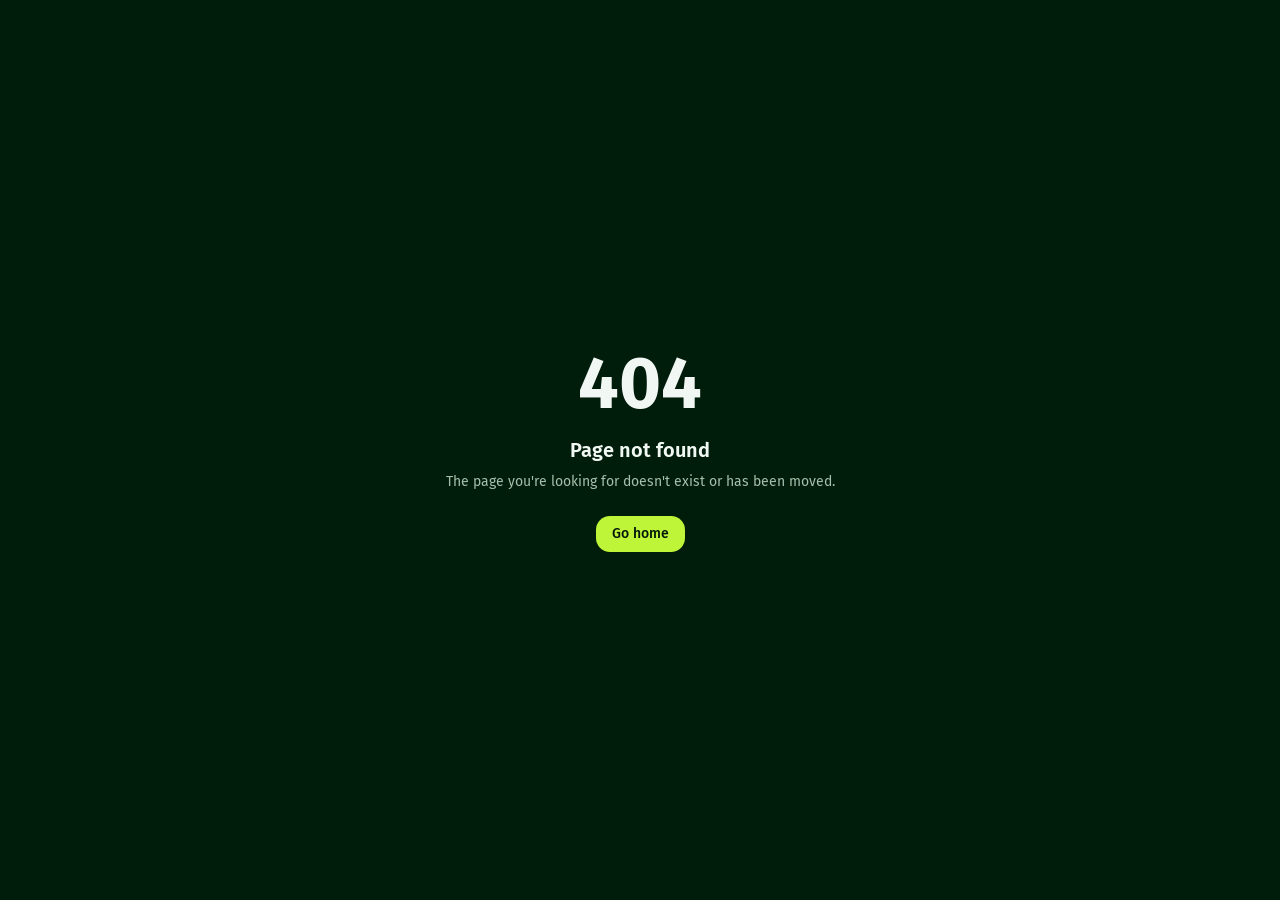
<file: index.html>
<!DOCTYPE html><html lang="en"><head><meta charSet="utf-8"/><meta name="viewport" content="width=device-width, initial-scale=1"/><link rel="preload" as="image" href="/pitch/soccer-p-icon.png"/><link rel="preload" as="image" href="/pitch/app-feed.png"/><link rel="preload" as="image" href="/pitch/app-rankings.png"/><link rel="preload" as="image" href="/pitch/app-lineup.png"/><link rel="preload" as="image" href="/pitch/app-player.png"/><link rel="stylesheet" href="/assets/styles-Crj28nYe.css" data-precedence="default"/><link rel="stylesheet" href="https://fonts.googleapis.com/css2?family=Fira+Sans+Condensed:ital,wght@1,200;1,800;1,900&amp;family=Fira+Sans:wght@400;500;700&amp;display=swap" data-precedence="default"/><title>ProRanker — Amateur football, real stats</title><meta name="description" content="ProRanker tracks every amateur footballer&#x27;s progress and stats. Like the manager games we played as kids — in real life."/><meta property="og:title" content="ProRanker — Amateur football, real stats"/><meta property="og:description" content="Player stats, rankings and healthy competition for amateur football."/><meta property="og:type" content="website"/><meta name="twitter:card" content="summary_large_image"/><link rel="modulepreload" href="/assets/index-DscxuThb.js"/><link rel="modulepreload" href="/assets/routes-S9fKz4pt.js"/><link rel="preconnect" href="https://fonts.googleapis.com"/><link rel="icon" type="image/png" href="/favicon.png"/></head><body><!--$--><div lang="el" class="min-h-screen bg-background font-sans text-foreground"><header class="fixed inset-x-0 top-0 z-20 border-b border-border bg-background/80 backdrop-blur"><div class="mx-auto flex max-w-6xl items-center justify-between px-6 py-4"><span class="flex items-center gap-3"><img src="/pitch/soccer-p-icon.png" alt="ProRanker logo" class="h-9 w-9 rounded-[10px] ring-1 ring-white/10 md:h-10 md:w-10"/><span class="font-display text-2xl italic tracking-tight"><span class="font-extralight">PRO</span><span class="font-black">RANKER</span></span></span><nav class="hidden items-center gap-6 text-sm font-bold md:flex" aria-label="Legal"><a href="/terms" class="text-muted-foreground underline-offset-4 transition hover:text-foreground hover:underline">Όροι χρήσης</a><a href="/privacy" class="text-muted-foreground underline-offset-4 transition hover:text-foreground hover:underline">Απόρρητο</a><a href="/article-14" class="text-muted-foreground underline-offset-4 transition hover:text-foreground hover:underline">Άρθρο 14</a><a href="/delete-account" class="text-muted-foreground underline-offset-4 transition hover:text-foreground hover:underline">Διαγραφή λογαριασμού</a><a href="mailto:admin@prorankerapp.com" class="text-muted-foreground underline-offset-4 transition hover:text-foreground hover:underline">Επικοινωνία</a></nav><div class="flex rounded-full border border-border p-1 text-sm font-bold"><button class="rounded-full px-3 py-1 transition bg-primary text-primary-foreground">ΕΛ</button><button class="rounded-full px-3 py-1 transition text-muted-foreground hover:text-foreground">EN</button></div></div></header><section class="pitch-lines relative flex min-h-screen items-center overflow-hidden px-6 pt-24"><video class="pointer-events-none absolute inset-0 h-full w-full object-cover opacity-30" src="/pitch/proranker_background.mp4" autoPlay="" loop="" muted="" playsInline="" aria-hidden="true"></video><div class="pointer-events-none absolute inset-0 backdrop-blur-[4px]" aria-hidden="true"></div><div class="relative mx-auto grid w-full max-w-6xl items-center gap-16 lg:grid-cols-[1.3fr_1fr]"><div><p class="mb-6 text-sm font-bold uppercase tracking-[0.25em] text-primary">Ερασιτεχνικό ποδόσφαιρο. Πραγματικά στατιστικά.</p><h1 class="font-display text-6xl font-black italic leading-[0.95] tracking-tight md:text-8xl"><span class="font-extralight">PRO</span>RANKER,<br/><span class="mt-2 inline-block -rotate-1 bg-primary px-4 text-primary-foreground">γίνε ορατός!</span></h1><p class="mt-12 font-display text-2xl font-black italic">Κατέβασέ το τώρα!</p><div class="mt-4 flex flex-wrap gap-4"><a href="https://apps.apple.com/gr/app/proranker/id6805402063" target="_blank" rel="noreferrer" class="inline-flex items-center gap-3 rounded-2xl border-2 border-foreground/80 px-6 py-3 transition hover:bg-foreground hover:text-background"><svg viewBox="0 0 24 24" class="h-7 w-7 fill-current" aria-hidden="true"><path d="M16.37 12.6c-.02-2.3 1.88-3.4 1.96-3.46-1.07-1.56-2.73-1.77-3.32-1.8-1.41-.14-2.76.83-3.47.83-.72 0-1.82-.81-2.99-.79-1.54.02-2.96.9-3.75 2.27-1.6 2.78-.41 6.9 1.15 9.15.76 1.1 1.67 2.34 2.86 2.3 1.15-.05 1.58-.74 2.97-.74 1.38 0 1.77.74 2.98.72 1.23-.02 2.01-1.12 2.76-2.23.87-1.28 1.23-2.52 1.25-2.58-.03-.01-2.39-.92-2.4-3.67zM14.1 5.86c.63-.77 1.06-1.83.94-2.89-.91.04-2.02.61-2.67 1.37-.58.67-1.1 1.76-.96 2.8 1.02.08 2.06-.52 2.69-1.28z"></path></svg><span class="text-left leading-tight"><span class="block text-xs">Download on the</span><span class="block text-lg font-bold">App Store</span></span></a><a href="https://play.google.com/store/apps/details?id=com.proranker.app" target="_blank" rel="noreferrer" class="inline-flex items-center gap-3 rounded-2xl border-2 border-foreground/80 px-6 py-3 transition hover:bg-foreground hover:text-background"><svg viewBox="0 0 24 24" class="h-7 w-7 fill-current" aria-hidden="true"><path d="M3.6 2.3c-.3.3-.4.7-.4 1.2v17c0 .5.1.9.4 1.2l9.5-9.7-9.5-9.7zm10.6 10.8 2.6 2.7-11.3 6.4 8.7-9.1zm0-2.2L5.5 1.8l11.3 6.4-2.6 2.7zm3.9-2 3 1.7c.9.5.9 1.3 0 1.8l-3 1.7-2.8-2.6 2.8-2.6z"></path></svg><span class="text-left leading-tight"><span class="block text-xs">Get it on</span><span class="block text-lg font-bold">Google Play</span></span></a></div></div><div class="animate-float relative mx-auto w-64 md:w-80"><div class="[filter:drop-shadow(0_2rem_3rem_oklch(0.9_0.21_125/0.25))]"><div class="relative rounded-[3rem] bg-phone p-2.5 shadow-2xl ring-1 ring-white/15"><div class="absolute -left-0.5 top-24 h-8 w-1 rounded-l-md bg-phone-edge"></div><div class="absolute -left-0.5 top-36 h-12 w-1 rounded-l-md bg-phone-edge"></div><div class="absolute -left-0.5 top-52 h-12 w-1 rounded-l-md bg-phone-edge"></div><div class="absolute -right-0.5 top-40 h-16 w-1 rounded-r-md bg-phone-edge"></div><div class="relative overflow-hidden rounded-[2.3rem] bg-phone"><img src="/pitch/app-feed.png" alt="ProRanker screen 1" class="aspect-[9/19] w-full object-cover transition-opacity duration-700 opacity-100"/><img src="/pitch/app-rankings.png" alt="ProRanker screen 2" class="aspect-[9/19] w-full object-cover transition-opacity duration-700 absolute inset-0 opacity-0"/><img src="/pitch/app-lineup.png" alt="ProRanker screen 3" class="aspect-[9/19] w-full object-cover transition-opacity duration-700 absolute inset-0 opacity-0"/><img src="/pitch/app-player.png" alt="ProRanker screen 4" class="aspect-[9/19] w-full object-cover transition-opacity duration-700 absolute inset-0 opacity-0"/><div class="absolute left-1/2 top-2.5 h-5 w-24 -translate-x-1/2 rounded-full bg-phone ring-1 ring-white/5"></div><div class="pointer-events-none absolute inset-0 rounded-[2.3rem] bg-gradient-to-br from-white/15 via-transparent to-transparent"></div></div></div></div><div class="mt-6 flex justify-center gap-2"><span class="h-1.5 rounded-full transition-all duration-500 w-6 bg-primary"></span><span class="h-1.5 rounded-full transition-all duration-500 w-1.5 bg-muted-foreground/40"></span><span class="h-1.5 rounded-full transition-all duration-500 w-1.5 bg-muted-foreground/40"></span><span class="h-1.5 rounded-full transition-all duration-500 w-1.5 bg-muted-foreground/40"></span></div></div></div></section><section class="px-6 py-28"><div class="mx-auto grid max-w-6xl gap-16 md:grid-cols-[1fr_1.4fr]"><div><h2 class="font-display text-5xl font-black italic">Τι είναι το ProRanker</h2><div class="mt-10 flex items-end gap-3"><span class="font-display text-9xl font-black italic leading-none text-primary">10</span><span class="pb-4 font-bold uppercase tracking-widest text-muted-foreground">χρόνια όραμα</span></div></div><div class="space-y-6 text-lg leading-relaxed text-muted-foreground"><p class="text-2xl font-medium text-foreground">Το ProRanker γεννήθηκε από το πάθος για το ερασιτεχνικό ποδόσφαιρο.</p><p class="">Πριν ακριβώς 10 χρόνια ο Δημήτρης Τζαβέλας είχε οραματιστεί μια εφαρμογή, η οποία θα μπορούσε να αντικατοπτρίσει την πρόοδο και τα στατιστικά του κάθε παίκτη και θα δημιουργούσε έναν υγιή και γόνιμο ανταγωνισμό σε αυτές τις κατηγορίες.</p><p class="">Σκοπός της είναι να υπάρξουν διάλογος και ανοιχτή επικοινωνία γύρω από τα δεδομένα κάθε παίκτη, με σκοπό την πρόοδο και την εξέλιξή του.</p><blockquote class="border-l-4 border-primary pl-6 font-display text-3xl font-extrabold italic text-foreground">“<!-- -->Κάτι σαν το manager που παίζαμε μικροί αλλά στη πραγματική ζωή.<!-- -->”<footer class="mt-3 font-sans text-base font-medium not-italic text-primary">— Δημήτρης Τζαβέλας</footer></blockquote></div></div></section><section class="border-t border-border bg-card px-6 py-28"><div class="mx-auto max-w-6xl"><h2 class="font-display text-5xl font-black italic">Η εφαρμογή</h2><div class="mt-14 flex snap-x gap-8 overflow-x-auto pb-6"><figure class="w-64 shrink-0 snap-start md:w-72"><div class="relative rounded-[3rem] bg-phone p-2.5 shadow-2xl ring-1 ring-white/15"><div class="absolute -left-0.5 top-24 h-8 w-1 rounded-l-md bg-phone-edge"></div><div class="absolute -left-0.5 top-36 h-12 w-1 rounded-l-md bg-phone-edge"></div><div class="absolute -left-0.5 top-52 h-12 w-1 rounded-l-md bg-phone-edge"></div><div class="absolute -right-0.5 top-40 h-16 w-1 rounded-r-md bg-phone-edge"></div><div class="relative overflow-hidden rounded-[2.3rem] bg-phone"><img src="/pitch/app-feed.png" alt="ProRanker screenshot 1" class="aspect-[9/19] w-full object-cover" loading="lazy"/><div class="absolute left-1/2 top-2.5 h-5 w-24 -translate-x-1/2 rounded-full bg-phone ring-1 ring-white/5"></div><div class="pointer-events-none absolute inset-0 rounded-[2.3rem] bg-gradient-to-br from-white/15 via-transparent to-transparent"></div></div></div><figcaption class="mt-4"><span class="font-display text-xl font-black italic text-primary">01</span><p class="mt-2 text-sm leading-relaxed text-muted-foreground">Live νέα, για μεταγραφές, αποτελέσματα αγωνιστικών και βαθμολογίες.</p></figcaption></figure><figure class="w-64 shrink-0 snap-start md:w-72"><div class="relative rounded-[3rem] bg-phone p-2.5 shadow-2xl ring-1 ring-white/15"><div class="absolute -left-0.5 top-24 h-8 w-1 rounded-l-md bg-phone-edge"></div><div class="absolute -left-0.5 top-36 h-12 w-1 rounded-l-md bg-phone-edge"></div><div class="absolute -left-0.5 top-52 h-12 w-1 rounded-l-md bg-phone-edge"></div><div class="absolute -right-0.5 top-40 h-16 w-1 rounded-r-md bg-phone-edge"></div><div class="relative overflow-hidden rounded-[2.3rem] bg-phone"><img src="/pitch/app-rankings.png" alt="ProRanker screenshot 2" class="aspect-[9/19] w-full object-cover" loading="lazy"/><div class="absolute left-1/2 top-2.5 h-5 w-24 -translate-x-1/2 rounded-full bg-phone ring-1 ring-white/5"></div><div class="pointer-events-none absolute inset-0 rounded-[2.3rem] bg-gradient-to-br from-white/15 via-transparent to-transparent"></div></div></div><figcaption class="mt-4"><span class="font-display text-xl font-black italic text-primary">02</span><p class="mt-2 text-sm leading-relaxed text-muted-foreground">Κατάταξη παικτών ανά κατηγορία και όμιλο, όπως διαμορφώνεται εβδομαδιαία.</p></figcaption></figure><figure class="w-64 shrink-0 snap-start md:w-72"><div class="relative rounded-[3rem] bg-phone p-2.5 shadow-2xl ring-1 ring-white/15"><div class="absolute -left-0.5 top-24 h-8 w-1 rounded-l-md bg-phone-edge"></div><div class="absolute -left-0.5 top-36 h-12 w-1 rounded-l-md bg-phone-edge"></div><div class="absolute -left-0.5 top-52 h-12 w-1 rounded-l-md bg-phone-edge"></div><div class="absolute -right-0.5 top-40 h-16 w-1 rounded-r-md bg-phone-edge"></div><div class="relative overflow-hidden rounded-[2.3rem] bg-phone"><img src="/pitch/app-lineup.png" alt="ProRanker screenshot 3" class="aspect-[9/19] w-full object-cover" loading="lazy"/><div class="absolute left-1/2 top-2.5 h-5 w-24 -translate-x-1/2 rounded-full bg-phone ring-1 ring-white/5"></div><div class="pointer-events-none absolute inset-0 rounded-[2.3rem] bg-gradient-to-br from-white/15 via-transparent to-transparent"></div></div></div><figcaption class="mt-4"><span class="font-display text-xl font-black italic text-primary">03</span><p class="mt-2 text-sm leading-relaxed text-muted-foreground">Εργαλείο Προπονητή/Ομάδας για την δημιουργία εντεκάδας και στρατηγικής.</p></figcaption></figure><figure class="w-64 shrink-0 snap-start md:w-72"><div class="relative rounded-[3rem] bg-phone p-2.5 shadow-2xl ring-1 ring-white/15"><div class="absolute -left-0.5 top-24 h-8 w-1 rounded-l-md bg-phone-edge"></div><div class="absolute -left-0.5 top-36 h-12 w-1 rounded-l-md bg-phone-edge"></div><div class="absolute -left-0.5 top-52 h-12 w-1 rounded-l-md bg-phone-edge"></div><div class="absolute -right-0.5 top-40 h-16 w-1 rounded-r-md bg-phone-edge"></div><div class="relative overflow-hidden rounded-[2.3rem] bg-phone"><img src="/pitch/app-player.png" alt="ProRanker screenshot 4" class="aspect-[9/19] w-full object-cover" loading="lazy"/><div class="absolute left-1/2 top-2.5 h-5 w-24 -translate-x-1/2 rounded-full bg-phone ring-1 ring-white/5"></div><div class="pointer-events-none absolute inset-0 rounded-[2.3rem] bg-gradient-to-br from-white/15 via-transparent to-transparent"></div></div></div><figcaption class="mt-4"><span class="font-display text-xl font-black italic text-primary">04</span><p class="mt-2 text-sm leading-relaxed text-muted-foreground">Προσωπικό προφίλ κάθε παίκτη με την βαθμολογία του και τα στατιστικά του.</p></figcaption></figure></div></div></section><footer class="border-t border-border px-6 py-10 text-center text-sm text-muted-foreground"><nav class="flex flex-wrap justify-center gap-x-6 gap-y-2 font-bold" aria-label="Legal"><a href="/terms" class="underline-offset-4 transition hover:text-foreground hover:underline">Όροι χρήσης</a><a href="/privacy" class="underline-offset-4 transition hover:text-foreground hover:underline">Απόρρητο</a><a href="/article-14" class="underline-offset-4 transition hover:text-foreground hover:underline">Άρθρο 14</a><a href="/delete-account" class="underline-offset-4 transition hover:text-foreground hover:underline">Διαγραφή λογαριασμού</a><a href="mailto:admin@prorankerapp.com" class="underline-offset-4 transition hover:text-foreground hover:underline">Επικοινωνία</a></nav><p class="mt-4">© <!-- -->2026<!-- --> ProRanker · <!-- -->Φτιαγμένο με πάθος για το ερασιτεχνικό ποδόσφαιρο.</p></footer></div><script>(function(a,f){let l;try{l=JSON.parse(sessionStorage.getItem(a)||"{}")}catch{return}const n=l?.[f||history.state?.__TSR_key];let c=!1;for(const t in n){const e=n[t],o=e?.scrollX,s=e?.scrollY;if(Number.isFinite(o)&&Number.isFinite(s)){if(t==="window")scrollTo(o,s),c=!0;else if(t)try{const r=document.querySelector(t);r&&(r.scrollLeft=o,r.scrollTop=s)}catch{}}}if(c)return;const i=location.hash.slice(1);if(i){const t=history.state?.__hashScrollIntoViewOptions??!0;if(t){const e=document.getElementById(i);e&&e.scrollIntoView(t)}return}scrollTo(0,0)})("tsr-scroll-restoration-v1_3");document.currentScript.remove()</script><!--/$--><script data-tsr-stream-part="">(self.$R=self.$R||{})["tsr"]=[];self.$_TSR={h(){this.hydrated=!0,this.c()},e(){this.streamEnded=!0,this.c()},c(){this.hydrated&&this.streamEnded&&(delete self.$_TSR,delete self.$R.tsr)},p(e){this.initialized?e():this.buffer.push(e)},buffer:[]};$_TSR.router=($R=>$R[0]={manifest:$R[1]={routes:$R[2]={__root__:$R[3]={preloads:$R[4]=["/assets/index-DscxuThb.js"],scripts:$R[5]=[$R[6]={attrs:$R[7]={type:"module",async:!0,src:"/assets/index-DscxuThb.js"}}]},"/":$R[8]={preloads:$R[9]=["/assets/routes-S9fKz4pt.js"]}}},matches:$R[10]=[$R[11]={i:"__root__ ",u:1794250000258,s:"success",ssr:!0},$R[12]={i:"  ",u:1794250000258,s:"success",ssr:!0}]})($R["tsr"]);$_TSR.e();{let s=document.currentScript,p;while((p=s.previousElementSibling)&&p.hasAttribute('data-tsr-stream-part'))p.remove();s.remove()}</script><script type="module" async="" src="/assets/index-DscxuThb.js"></script><script>document.currentScript.remove();/*$tsr-stream-boundary*/</script></body></html>
</file>
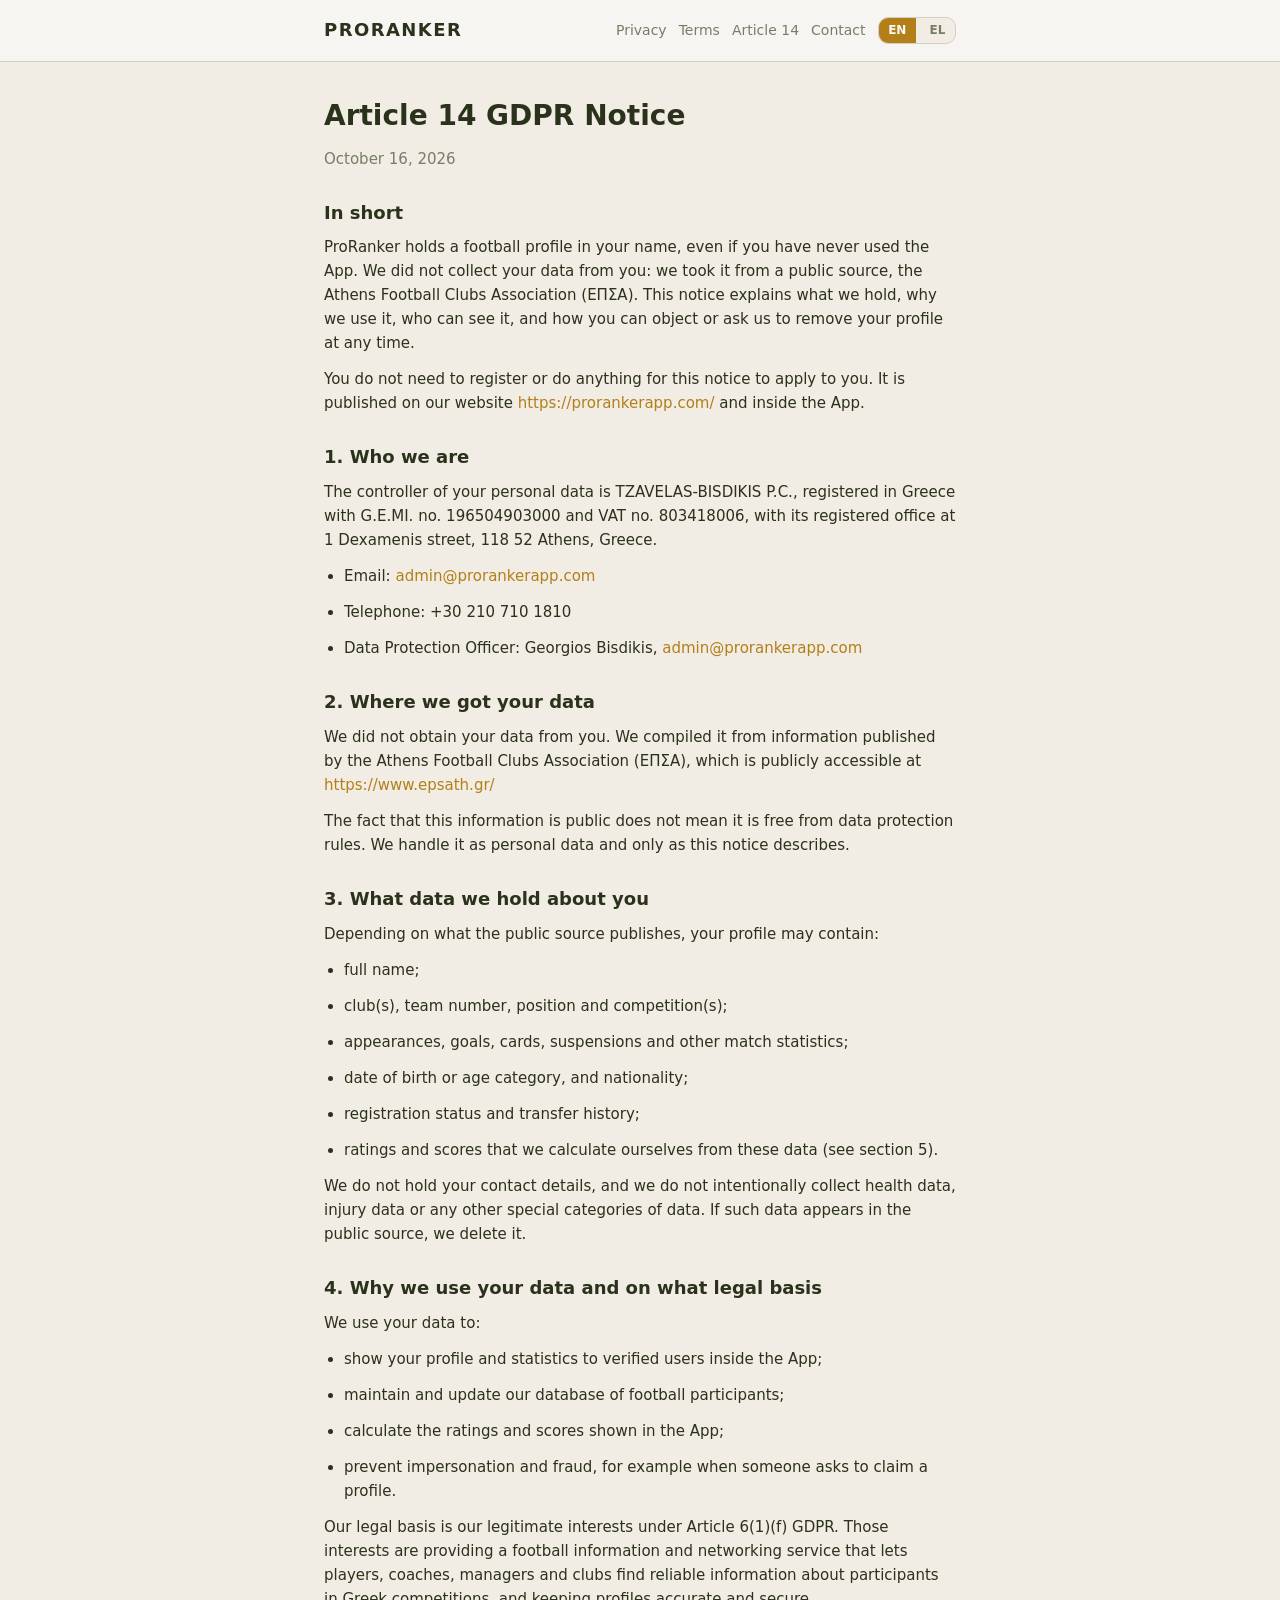
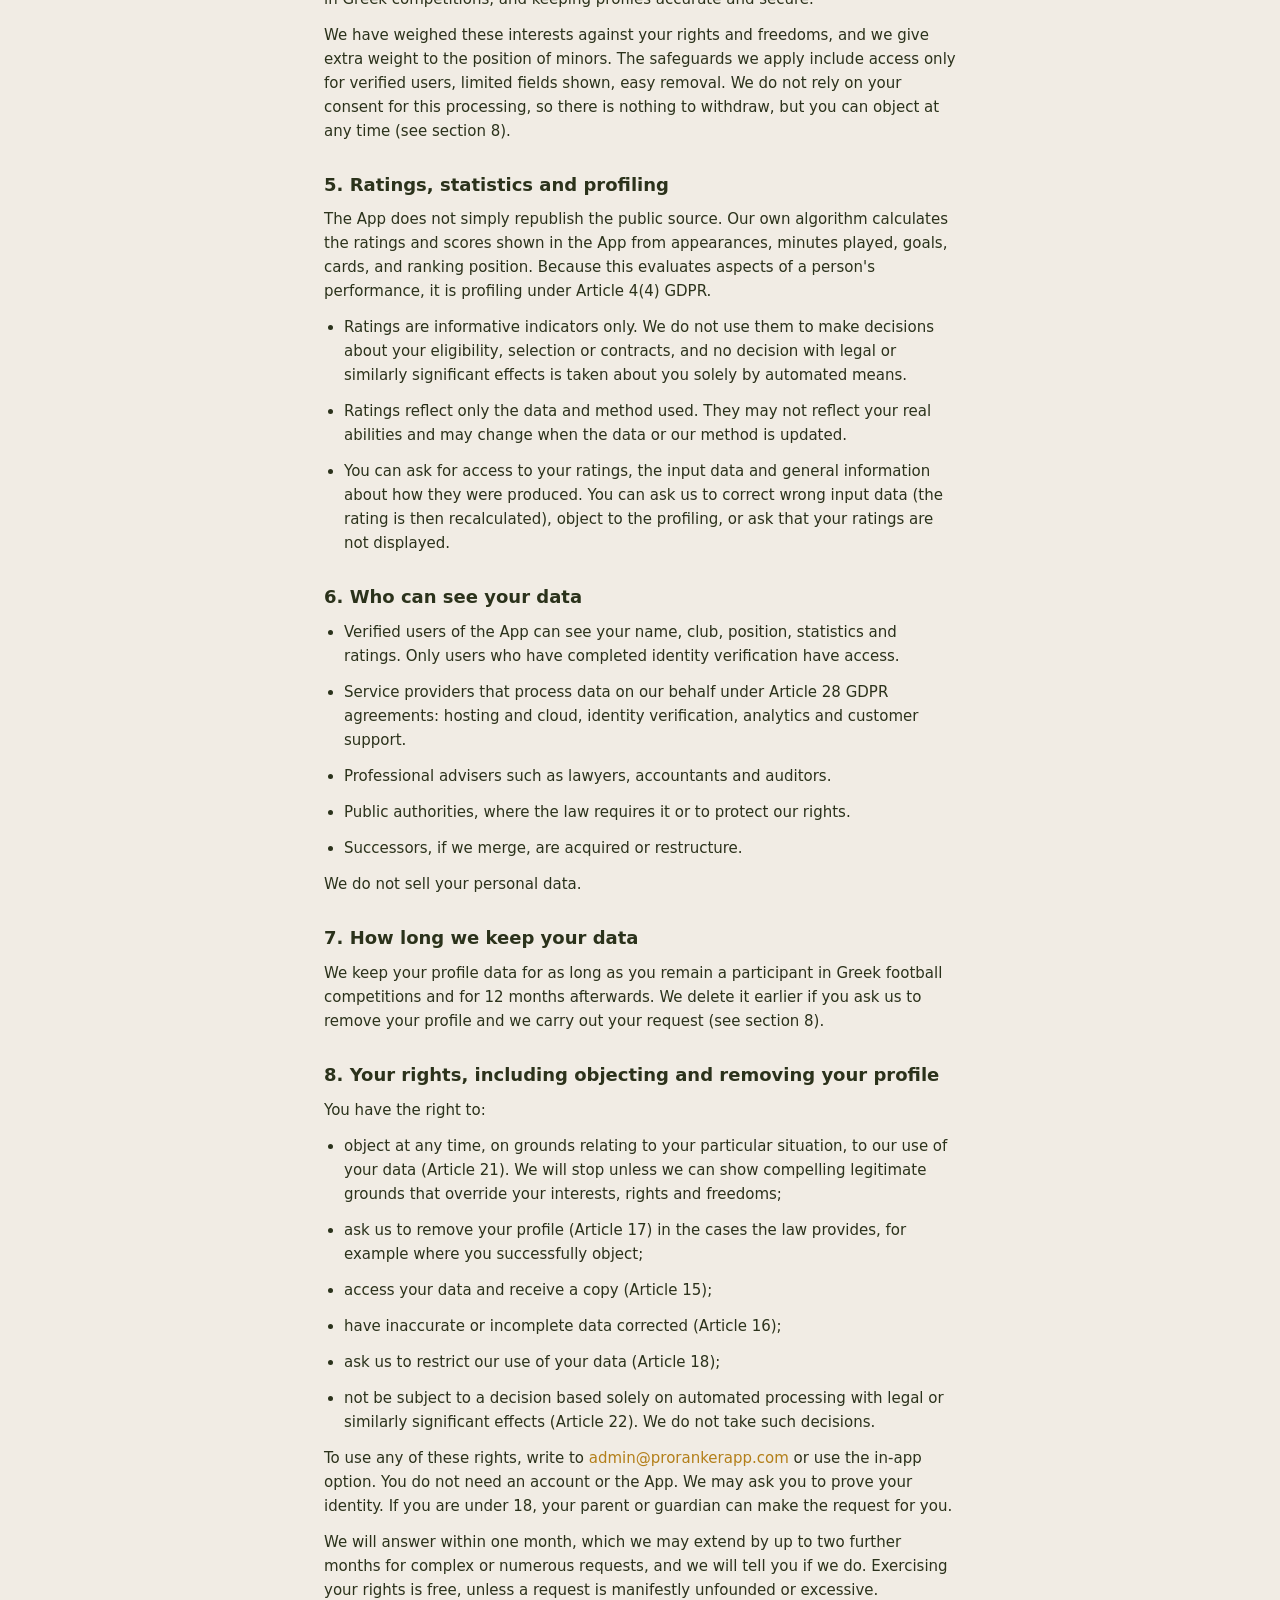
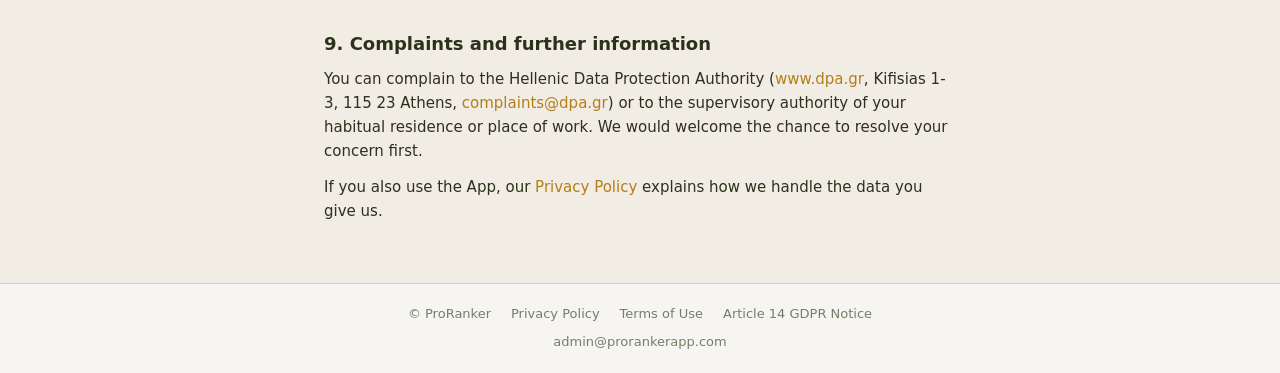
<file: article-14/index.html>
<!DOCTYPE html>
<html lang="en">
  <head>
    <meta charset="utf-8" />
    <meta name="viewport" content="width=device-width, initial-scale=1" />
    <meta name="description" content="ProRanker Article 14 GDPR Notice" />
    <title>Article 14 GDPR Notice — ProRanker</title>
    <link rel="icon" type="image/png" href="/favicon.png" />
    <link rel="stylesheet" href="/assets/styles.css" />
    <script src="/assets/lang.js"></script>
  </head>
  <body>
    <div class="page-wrap">
      <header class="site-header">
        <div class="site-header-inner">
          <a class="wordmark" href="/">PRORANKER</a>
          <nav class="header-nav" aria-label="Site">
            <a href="/privacy">Privacy</a>
            <a href="/terms">Terms</a>
            <a href="/article-14">Article 14</a>
            <a href="mailto:admin@prorankerapp.com">Contact</a>
            <div class="lang-toggle" role="group" aria-label="Language">
              <button type="button" data-lang="en" aria-pressed="false">EN</button>
              <button type="button" data-lang="el" aria-pressed="false">EL</button>
            </div>
          </nav>
        </div>
      </header>

      <main class="legal-page">
        <div lang-block="en">
          <h1>Article 14 GDPR Notice</h1>
          <p class="legal-meta">October 16, 2026</p>

          <h2>In short</h2>
          <p>
            ProRanker holds a football profile in your name, even if you have never used the App.
            We did not collect your data from you: we took it from a public source, the Athens
            Football Clubs Association (ΕΠΣΑ). This notice explains what we hold, why we use it, who
            can see it, and how you can object or ask us to remove your profile at any time.
          </p>
          <p>
            You do not need to register or do anything for this notice to apply to you. It is
            published on our website <a href="https://prorankerapp.com/">https://prorankerapp.com/</a>
            and inside the App.
          </p>

          <h2>1. Who we are</h2>
          <p>
            The controller of your personal data is TZAVELAS-BISDIKIS P.C., registered in Greece
            with G.E.MI. no. 196504903000 and VAT no. 803418006, with its registered office at 1
            Dexamenis street, 118 52 Athens, Greece.
          </p>
          <ul>
            <li>Email: <a href="mailto:admin@prorankerapp.com">admin@prorankerapp.com</a></li>
            <li>Telephone: +30 210 710 1810</li>
            <li>
              Data Protection Officer: Georgios Bisdikis,
              <a href="mailto:admin@prorankerapp.com">admin@prorankerapp.com</a>
            </li>
          </ul>

          <h2>2. Where we got your data</h2>
          <p>
            We did not obtain your data from you. We compiled it from information published by the
            Athens Football Clubs Association (ΕΠΣΑ), which is publicly accessible at
            <a href="https://www.epsath.gr/">https://www.epsath.gr/</a>
          </p>
          <p>
            The fact that this information is public does not mean it is free from data protection
            rules. We handle it as personal data and only as this notice describes.
          </p>

          <h2>3. What data we hold about you</h2>
          <p>Depending on what the public source publishes, your profile may contain:</p>
          <ul>
            <li>full name;</li>
            <li>club(s), team number, position and competition(s);</li>
            <li>appearances, goals, cards, suspensions and other match statistics;</li>
            <li>date of birth or age category, and nationality;</li>
            <li>registration status and transfer history;</li>
            <li>ratings and scores that we calculate ourselves from these data (see section 5).</li>
          </ul>
          <p>
            We do not hold your contact details, and we do not intentionally collect health data,
            injury data or any other special categories of data. If such data appears in the public
            source, we delete it.
          </p>

          <h2>4. Why we use your data and on what legal basis</h2>
          <p>We use your data to:</p>
          <ul>
            <li>show your profile and statistics to verified users inside the App;</li>
            <li>maintain and update our database of football participants;</li>
            <li>calculate the ratings and scores shown in the App;</li>
            <li>
              prevent impersonation and fraud, for example when someone asks to claim a profile.
            </li>
          </ul>
          <p>
            Our legal basis is our legitimate interests under Article 6(1)(f) GDPR. Those interests
            are providing a football information and networking service that lets players, coaches,
            managers and clubs find reliable information about participants in Greek competitions,
            and keeping profiles accurate and secure.
          </p>
          <p>
            We have weighed these interests against your rights and freedoms, and we give extra
            weight to the position of minors. The safeguards we apply include access only for
            verified users, limited fields shown, easy removal. We do not rely on your consent for
            this processing, so there is nothing to withdraw, but you can object at any time (see
            section 8).
          </p>

          <h2>5. Ratings, statistics and profiling</h2>
          <p>
            The App does not simply republish the public source. Our own algorithm calculates the
            ratings and scores shown in the App from appearances, minutes played, goals, cards, and
            ranking position. Because this evaluates aspects of a person's performance, it is
            profiling under Article 4(4) GDPR.
          </p>
          <ul>
            <li>
              Ratings are informative indicators only. We do not use them to make decisions about
              your eligibility, selection or contracts, and no decision with legal or similarly
              significant effects is taken about you solely by automated means.
            </li>
            <li>
              Ratings reflect only the data and method used. They may not reflect your real
              abilities and may change when the data or our method is updated.
            </li>
            <li>
              You can ask for access to your ratings, the input data and general information about
              how they were produced. You can ask us to correct wrong input data (the rating is then
              recalculated), object to the profiling, or ask that your ratings are not displayed.
            </li>
          </ul>

          <h2>6. Who can see your data</h2>
          <ul>
            <li>
              Verified users of the App can see your name, club, position, statistics and ratings.
              Only users who have completed identity verification have access.
            </li>
            <li>
              Service providers that process data on our behalf under Article 28 GDPR agreements:
              hosting and cloud, identity verification, analytics and customer support.
            </li>
            <li>Professional advisers such as lawyers, accountants and auditors.</li>
            <li>Public authorities, where the law requires it or to protect our rights.</li>
            <li>Successors, if we merge, are acquired or restructure.</li>
          </ul>
          <p>We do not sell your personal data.</p>

          <h2>7. How long we keep your data</h2>
          <p>
            We keep your profile data for as long as you remain a participant in Greek football
            competitions and for 12 months afterwards. We delete it earlier if you ask us to remove
            your profile and we carry out your request (see section 8).
          </p>

          <h2>8. Your rights, including objecting and removing your profile</h2>
          <p>You have the right to:</p>
          <ul>
            <li>
              object at any time, on grounds relating to your particular situation, to our use of
              your data (Article 21). We will stop unless we can show compelling legitimate grounds
              that override your interests, rights and freedoms;
            </li>
            <li>
              ask us to remove your profile (Article 17) in the cases the law provides, for example
              where you successfully object;
            </li>
            <li>access your data and receive a copy (Article 15);</li>
            <li>have inaccurate or incomplete data corrected (Article 16);</li>
            <li>ask us to restrict our use of your data (Article 18);</li>
            <li>
              not be subject to a decision based solely on automated processing with legal or
              similarly significant effects (Article 22). We do not take such decisions.
            </li>
          </ul>
          <p>
            To use any of these rights, write to
            <a href="mailto:admin@prorankerapp.com">admin@prorankerapp.com</a> or use the in-app
            option. You do not need an account or the App. We may ask you to prove your identity. If
            you are under 18, your parent or guardian can make the request for you.
          </p>
          <p>
            We will answer within one month, which we may extend by up to two further months for
            complex or numerous requests, and we will tell you if we do. Exercising your rights is
            free, unless a request is manifestly unfounded or excessive.
          </p>

          <h2>9. Complaints and further information</h2>
          <p>
            You can complain to the Hellenic Data Protection Authority
            (<a href="https://www.dpa.gr">www.dpa.gr</a>, Kifisias 1-3, 115 23 Athens,
            <a href="mailto:complaints@dpa.gr">complaints@dpa.gr</a>) or to the supervisory
            authority of your habitual residence or place of work. We would welcome the chance to
            resolve your concern first.
          </p>
          <p>
            If you also use the App, our <a href="/privacy">Privacy Policy</a> explains how we
            handle the data you give us.
          </p>
        </div>

        <div lang-block="el">
          <h1>Ενημέρωση άρθρου 14 ΓΚΠΔ</h1>
          <p class="legal-meta">16 Οκτωβρίου 2026</p>

          <h2>Εν συντομία</h2>
          <p>
            Η ProRanker τηρεί ποδοσφαιρικό προφίλ στο όνομά σας, ακόμη κι αν δεν έχετε χρησιμοποιήσει
            ποτέ την Εφαρμογή. Δεν συλλέξαμε τα δεδομένα σας από εσάς: τα αντλήσαμε από δημόσια
            πηγή, την Ένωση Ποδοσφαιρικών Σωματείων Αθηνών (ΕΠΣΑ). Η παρούσα ενημέρωση εξηγεί ποια
            δεδομένα τηρούμε, γιατί τα χρησιμοποιούμε, ποιοι μπορούν να τα δουν και πώς μπορείτε ανά
            πάσα στιγμή να αντιταχθείτε στην επεξεργασία ή να ζητήσετε την αφαίρεση του προφίλ σας.
          </p>
          <p>
            Δεν χρειάζεται να εγγραφείτε ή να κάνετε οτιδήποτε για να ισχύει η παρούσα ενημέρωση ως
            προς εσάς. Δημοσιεύεται στον ιστότοπό μας
            <a href="https://prorankerapp.com/">https://prorankerapp.com/</a> και εντός της
            Εφαρμογής.
          </p>

          <h2>1. Ποιοι είμαστε</h2>
          <p>
            Υπεύθυνος επεξεργασίας των προσωπικών σας δεδομένων είναι η TZAVELAS-BISDIKIS P.C.,
            εταιρεία εγγεγραμμένη στην Ελλάδα με αριθμό Γ.Ε.ΜΗ. 196504903000 και Α.Φ.Μ. 803418006,
            με έδρα επί της οδού Δεξαμένης αρ. 1, 118 52 Αθήνα, Ελλάδα.
          </p>
          <ul>
            <li>Email: <a href="mailto:admin@prorankerapp.com">admin@prorankerapp.com</a></li>
            <li>Τηλέφωνο: +30 210 710 1810</li>
            <li>
              Υπεύθυνος Προστασίας Δεδομένων: Georgios Bisdikis,
              <a href="mailto:admin@prorankerapp.com">admin@prorankerapp.com</a>
            </li>
          </ul>

          <h2>2. Από πού λάβαμε τα δεδομένα σας</h2>
          <p>
            Δεν λάβαμε τα δεδομένα σας από εσάς. Τα συγκεντρώσαμε από πληροφορίες που έχει
            δημοσιεύσει η Ένωση Ποδοσφαιρικών Σωματείων Αθηνών (ΕΠΣΑ), οι οποίες είναι δημόσια
            προσβάσιμες στη διεύθυνση
            <a href="https://www.epsath.gr/">https://www.epsath.gr/</a>
          </p>
          <p>
            Το γεγονός ότι οι πληροφορίες είναι δημόσιες δεν σημαίνει ότι δεν υπόκεινται στους
            κανόνες προστασίας δεδομένων. Τις χειριζόμαστε ως προσωπικά δεδομένα και αποκλειστικά
            όπως περιγράφεται στην παρούσα ενημέρωση.
          </p>

          <h2>3. Ποια δεδομένα τηρούμε για εσάς</h2>
          <p>Ανάλογα με το τι δημοσιεύει η Δημόσια πηγή, το προφίλ σας μπορεί να περιλαμβάνει:</p>
          <ul>
            <li>ονοματεπώνυμο;</li>
            <li>σωματείο ή σωματεία, αριθμό ομάδας, θέση και διοργάνωση ή διοργανώσεις;</li>
            <li>συμμετοχές, γκολ, κάρτες, ποινές αποκλεισμού και άλλα στατιστικά αγώνων;</li>
            <li>ημερομηνία γέννησης ή ηλικιακή κατηγορία και υπηκοότητα;</li>
            <li>κατάσταση εγγραφής και ιστορικό μεταγραφών;</li>
            <li>
              βαθμολογίες και αξιολογήσεις που υπολογίζουμε εμείς βάσει αυτών των δεδομένων (βλ.
              ενότητα 5).
            </li>
          </ul>
          <p>
            Δεν τηρούμε στοιχεία επικοινωνίας σας και δεν συλλέγουμε σκόπιμα δεδομένα υγείας,
            δεδομένα τραυματισμών ή άλλες ειδικές κατηγορίες δεδομένων. Εάν εμφανιστούν τέτοια
            δεδομένα στη δημόσια πηγή, τα διαγράφουμε.
          </p>

          <h2>4. Γιατί χρησιμοποιούμε τα δεδομένα σας και ποια είναι η νομική βάση</h2>
          <p>Χρησιμοποιούμε τα δεδομένα σας για να:</p>
          <ul>
            <li>εμφανίζουμε το προφίλ και τα στατιστικά σας σε επαληθευμένους χρήστες εντός της Εφαρμογής;</li>
            <li>τηρούμε και ενημερώνουμε τη βάση δεδομένων μας για τους συμμετέχοντες στο ποδόσφαιρο;</li>
            <li>υπολογίζουμε τις αξιολογήσεις και τις βαθμολογίες που εμφανίζονται στην Εφαρμογή;</li>
            <li>
              αποτρέπουμε την πλαστοπροσωπία και την απάτη, για παράδειγμα όταν κάποιος ζητά να
              διεκδικήσει ένα προφίλ.
            </li>
          </ul>
          <p>
            Η νομική μας βάση είναι τα έννομα συμφέροντά μας, σύμφωνα με το άρθρο 6 παράγραφος 1
            στοιχείο στ΄ του GDPR. Τα συμφέροντα αυτά συνίστανται στην παροχή μιας υπηρεσίας
            ενημέρωσης και δικτύωσης για το ποδόσφαιρο, η οποία επιτρέπει σε παίκτες, προπονητές,
            διοικητικούς υπευθύνους και σωματεία να βρίσκουν αξιόπιστες πληροφορίες για τους
            συμμετέχοντες στις ελληνικές διοργανώσεις, καθώς και στη διατήρηση ακριβών και ασφαλών
            προφίλ.
          </p>
          <p>
            Έχουμε σταθμίσει αυτά τα συμφέροντα σε σχέση με τα δικαιώματα και τις ελευθερίες σας και
            αποδίδουμε ιδιαίτερη βαρύτητα στη θέση των ανηλίκων. Τα μέτρα προστασίας που εφαρμόζουμε
            περιλαμβάνουν πρόσβαση μόνο για επαληθευμένους χρήστες, περιορισμένα εμφανιζόμενα πεδία
            και εύκολη αφαίρεση προφίλ. Δεν βασίζουμε αυτή την επεξεργασία στη συγκατάθεσή σας,
            επομένως δεν υπάρχει συγκατάθεση που να χρειάζεται να ανακληθεί· μπορείτε, ωστόσο, να
            αντιταχθείτε ανά πάσα στιγμή (βλ. ενότητα 8).
          </p>

          <h2>5. Αξιολογήσεις, στατιστικά και κατάρτιση προφίλ</h2>
          <p>
            Η Εφαρμογή δεν αναδημοσιεύει απλώς τη Δημόσια πηγή. Ο δικός μας αλγόριθμος υπολογίζει
            τις αξιολογήσεις και τις βαθμολογίες που εμφανίζονται στην Εφαρμογή με βάση τις
            συμμετοχές, τα λεπτά συμμετοχής, τα γκολ, τις κάρτες, καθώς και την βαθμολογική θέση.
            Επειδή με αυτόν τον τρόπο αξιολογούνται πτυχές της απόδοσης ενός προσώπου, πρόκειται για
            κατάρτιση προφίλ κατά το άρθρο 4 παράγραφος 4 του GDPR.
          </p>
          <ul>
            <li>
              Οι αξιολογήσεις αποτελούν αποκλειστικά ενημερωτικούς δείκτες. Δεν τις χρησιμοποιούμε
              για να λαμβάνουμε αποφάσεις σχετικά με την επιλεξιμότητα, την επιλογή ή τα συμβόλαιά
              σας, και δεν λαμβάνεται για εσάς καμία απόφαση αποκλειστικά με αυτοματοποιημένα μέσα
              που παράγει έννομα ή παρόμοια σημαντικά αποτελέσματα.
            </li>
            <li>
              Οι αξιολογήσεις αντικατοπτρίζουν μόνο τα δεδομένα και τη μέθοδο που χρησιμοποιούνται.
              Ενδέχεται να μην αποτυπώνουν τις πραγματικές σας ικανότητες και μπορεί να αλλάξουν όταν
              ενημερωθούν τα δεδομένα ή η μέθοδός μας.
            </li>
            <li>
              Μπορείτε να ζητήσετε πρόσβαση στις αξιολογήσεις σας, στα δεδομένα εισόδου και σε
              γενικές πληροφορίες σχετικά με τον τρόπο παραγωγής τους. Μπορείτε να ζητήσετε τη
              διόρθωση εσφαλμένων δεδομένων εισόδου (οπότε η αξιολόγηση υπολογίζεται εκ νέου), να
              αντιταχθείτε στην κατάρτιση προφίλ ή να ζητήσετε να μην εμφανίζονται οι αξιολογήσεις
              σας.
            </li>
          </ul>

          <h2>6. Ποιοι μπορούν να δουν τα δεδομένα σας</h2>
          <ul>
            <li>
              Οι επαληθευμένοι χρήστες της Εφαρμογής μπορούν να βλέπουν το όνομά σας, το σωματείο, τη
              θέση, τα στατιστικά και τις αξιολογήσεις σας. Πρόσβαση έχουν μόνο χρήστες που έχουν
              ολοκληρώσει την επαλήθευση ταυτότητας.
            </li>
            <li>
              Πάροχοι υπηρεσιών που επεξεργάζονται δεδομένα για λογαριασμό μας βάσει συμφωνιών του
              άρθρου 28 του GDPR: φιλοξενία και υπηρεσίες cloud, επαλήθευση ταυτότητας, αναλυτικά
              στοιχεία και υποστήριξη πελατών.
            </li>
            <li>Επαγγελματικοί σύμβουλοι, όπως δικηγόροι, λογιστές και ελεγκτές.</li>
            <li>Δημόσιες αρχές, όταν αυτό απαιτείται από τον νόμο ή για την προστασία των δικαιωμάτων μας.</li>
            <li>Διάδοχοι, σε περίπτωση συγχώνευσης, εξαγοράς ή αναδιάρθρωσης.</li>
          </ul>
          <p>Δεν πωλούμε τα προσωπικά σας δεδομένα.</p>

          <h2>7. Για πόσο διάστημα διατηρούμε τα δεδομένα σας</h2>
          <p>
            Διατηρούμε τα δεδομένα του προφίλ σας για όσο διάστημα συμμετέχετε σε ελληνικές
            ποδοσφαιρικές διοργανώσεις και για 12 μήνες μετά. Τα διαγράφουμε νωρίτερα εάν μας
            ζητήσετε να αφαιρέσουμε το προφίλ σας και ικανοποιήσουμε το αίτημά σας (βλ. ενότητα 8).
          </p>

          <h2>8. Τα δικαιώματά σας, συμπεριλαμβανομένων της εναντίωσης και της αφαίρεσης του προφίλ σας</h2>
          <p>Έχετε το δικαίωμα να:</p>
          <ul>
            <li>
              αντιταχθείτε ανά πάσα στιγμή, για λόγους που σχετίζονται με την ιδιαίτερη κατάστασή
              σας, στη χρήση των δεδομένων σας (άρθρο 21). Θα σταματήσουμε την επεξεργασία, εκτός
              εάν αποδείξουμε ότι υπάρχουν επιτακτικοί και νόμιμοι λόγοι που υπερισχύουν των
              συμφερόντων, των δικαιωμάτων και των ελευθεριών σας;
            </li>
            <li>
              ζητήσετε την αφαίρεση του προφίλ σας (άρθρο 17), στις περιπτώσεις που προβλέπει ο
              νόμος, για παράδειγμα εάν η εναντίωσή σας γίνει δεκτή;
            </li>
            <li>αποκτήσετε πρόσβαση στα δεδομένα σας και να λάβετε αντίγραφο (άρθρο 15);</li>
            <li>ζητήσετε τη διόρθωση ανακριβών ή ελλιπών δεδομένων (άρθρο 16);</li>
            <li>ζητήσετε τον περιορισμό της χρήσης των δεδομένων σας (άρθρο 18);</li>
            <li>
              μην υπόκεισθε σε απόφαση που βασίζεται αποκλειστικά σε αυτοματοποιημένη επεξεργασία
              και παράγει έννομα ή παρόμοια σημαντικά αποτελέσματα (άρθρο 22). Δεν λαμβάνουμε
              τέτοιου είδους αποφάσεις.
            </li>
          </ul>
          <p>
            Για να ασκήσετε οποιοδήποτε από αυτά τα δικαιώματα, γράψτε στο
            <a href="mailto:admin@prorankerapp.com">admin@prorankerapp.com</a> ή χρησιμοποιήστε τη
            σχετική επιλογή εντός της Εφαρμογής. Δεν χρειάζεστε λογαριασμό ούτε την Εφαρμογή.
            Ενδέχεται να σας ζητήσουμε να αποδείξετε την ταυτότητά σας. Εάν είστε κάτω των 18 ετών,
            το αίτημα μπορεί να υποβληθεί για λογαριασμό σας από τον γονέα ή τον κηδεμόνα σας.
          </p>
          <p>
            Θα απαντήσουμε εντός ενός μήνα. Για σύνθετα ή πολυάριθμα αιτήματα, η προθεσμία μπορεί να
            παραταθεί έως και κατά δύο επιπλέον μήνες και θα σας ενημερώσουμε σχετικά. Η άσκηση των
            δικαιωμάτων σας είναι δωρεάν, εκτός εάν ένα αίτημα είναι προδήλως αβάσιμο ή υπερβολικό.
          </p>

          <h2>9. Καταγγελίες και περαιτέρω πληροφορίες</h2>
          <p>
            Μπορείτε να υποβάλετε καταγγελία στην Αρχή Προστασίας Δεδομένων Προσωπικού Χαρακτήρα
            (<a href="https://www.dpa.gr">www.dpa.gr</a>, Λεωφόρος Κηφισίας 1–3, 115 23 Αθήνα,
            <a href="mailto:complaints@dpa.gr">complaints@dpa.gr</a>) ή στην εποπτική αρχή του τόπου
            συνήθους διαμονής ή εργασίας σας. Θα θέλαμε να μας δώσετε πρώτα την ευκαιρία να
            επιλύσουμε το ζήτημά σας.
          </p>
          <p>
            Εάν χρησιμοποιείτε επίσης την Εφαρμογή, η
            <a href="/privacy">Πολιτική Απορρήτου</a> μας εξηγεί πώς χειριζόμαστε τα δεδομένα που
            μας παρέχετε.
          </p>
        </div>
      </main>

      <footer class="site-footer">
        <div class="site-footer-inner">
          <span lang-block="en">&copy; ProRanker</span>
          <span lang-block="el">&copy; ProRanker</span>
          <a href="/privacy" lang-block="en">Privacy Policy</a>
          <a href="/privacy" lang-block="el">Πολιτική απορρήτου</a>
          <a href="/terms" lang-block="en">Terms of Use</a>
          <a href="/terms" lang-block="el">Όροι χρήσης</a>
          <a href="/article-14" lang-block="en">Article 14 GDPR Notice</a>
          <a href="/article-14" lang-block="el">Ενημέρωση άρθρου 14 ΓΚΠΔ</a>
          <a href="mailto:admin@prorankerapp.com">admin@prorankerapp.com</a>
        </div>
      </footer>
    </div>
  </body>
</html>
</file>
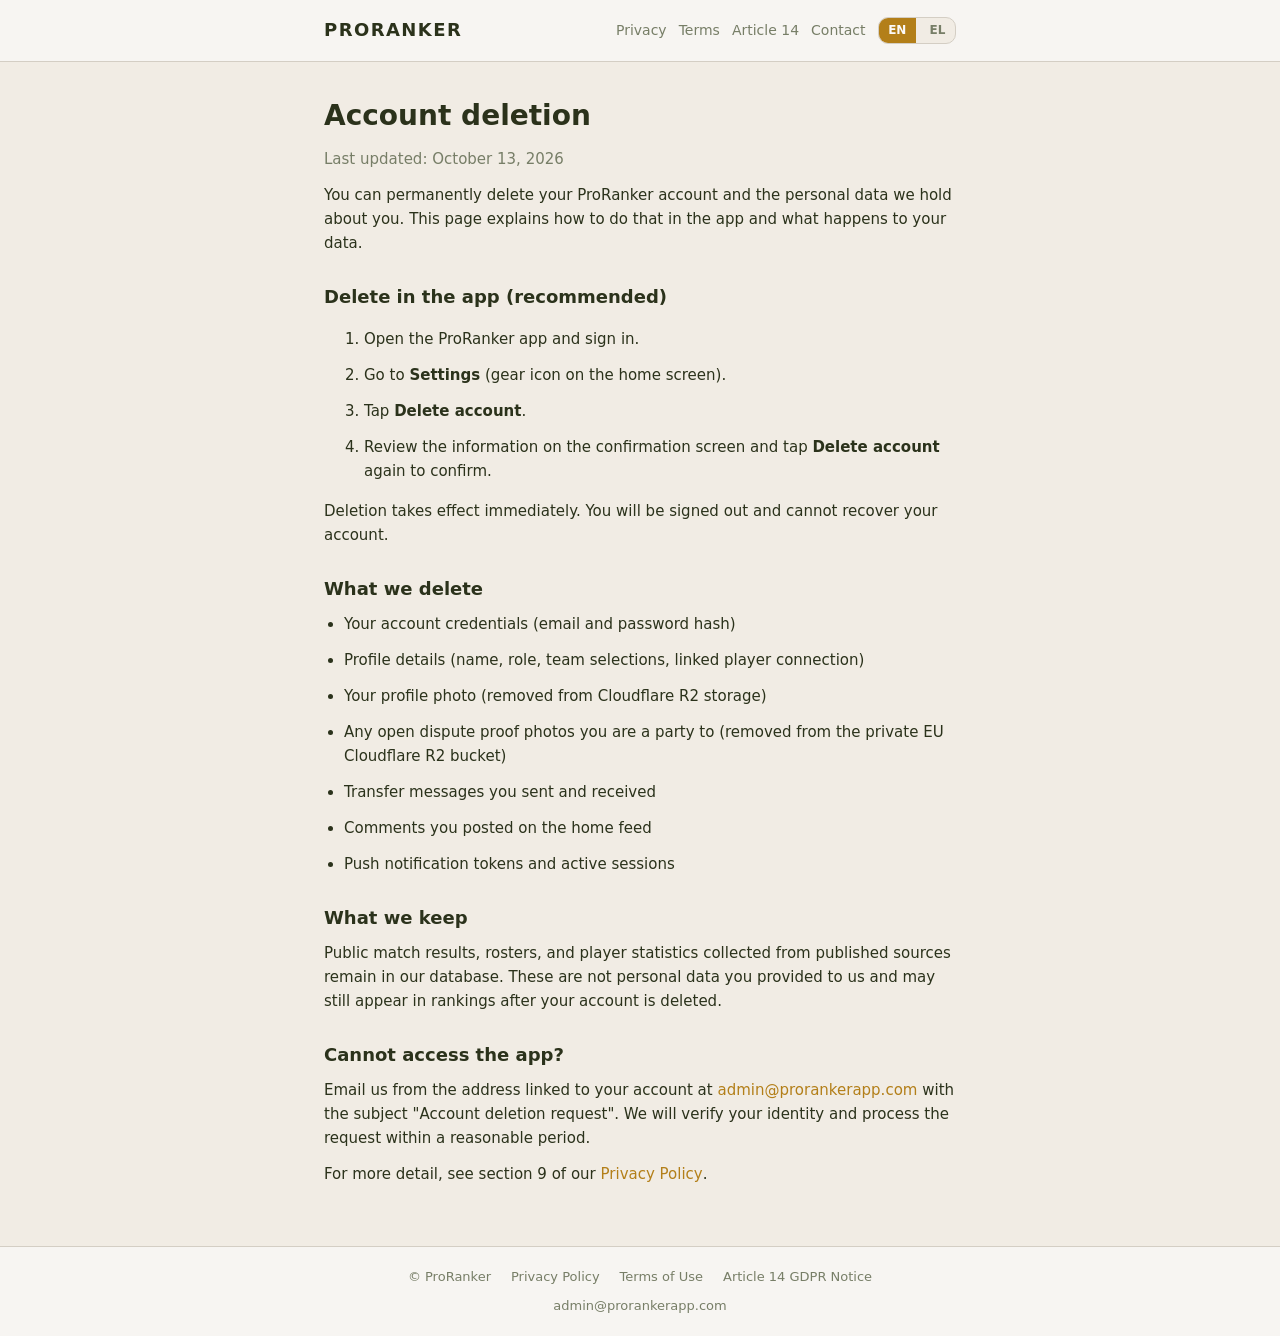
<file: delete-account/index.html>
<!DOCTYPE html>
<html lang="en">
  <head>
    <meta charset="utf-8" />
    <meta name="viewport" content="width=device-width, initial-scale=1" />
    <meta name="description" content="How to delete your ProRanker account" />
    <title>Account Deletion — ProRanker</title>
    <link rel="icon" type="image/png" href="/favicon.png" />
    <link rel="stylesheet" href="/assets/styles.css" />
  </head>
  <body>
    <div class="page-wrap">
      <header class="site-header">
        <div class="site-header-inner">
          <a class="wordmark" href="/">PRORANKER</a>
          <nav class="header-nav" aria-label="Site">
            <a href="/privacy">Privacy</a>
            <a href="/terms">Terms</a>
            <a href="/article-14">Article 14</a>
            <a href="mailto:admin@prorankerapp.com">Contact</a>
            <div class="lang-toggle" role="group" aria-label="Language">
              <button type="button" data-lang="en" aria-pressed="false">EN</button>
              <button type="button" data-lang="el" aria-pressed="false">EL</button>
            </div>
          </nav>
        </div>
      </header>

      <main class="legal-page">
        <div lang-block="en">
          <h1>Account deletion</h1>
          <p class="legal-meta">Last updated: October 13, 2026</p>

          <p>
            You can permanently delete your ProRanker account and the personal data we hold about
            you. This page explains how to do that in the app and what happens to your data.
          </p>

          <h2>Delete in the app (recommended)</h2>
          <ol>
            <li>Open the ProRanker app and sign in.</li>
            <li>Go to <strong>Settings</strong> (gear icon on the home screen).</li>
            <li>Tap <strong>Delete account</strong>.</li>
            <li>Review the information on the confirmation screen and tap <strong>Delete account</strong> again to confirm.</li>
          </ol>
          <p>Deletion takes effect immediately. You will be signed out and cannot recover your account.</p>

          <h2>What we delete</h2>
          <ul>
            <li>Your account credentials (email and password hash)</li>
            <li>Profile details (name, role, team selections, linked player connection)</li>
            <li>Your profile photo (removed from Cloudflare R2 storage)</li>
            <li>Any open dispute proof photos you are a party to (removed from the private EU Cloudflare R2 bucket)</li>
            <li>Transfer messages you sent and received</li>
            <li>Comments you posted on the home feed</li>
            <li>Push notification tokens and active sessions</li>
          </ul>

          <h2>What we keep</h2>
          <p>
            Public match results, rosters, and player statistics collected from published sources
            remain in our database. These are not personal data you provided to us and may still
            appear in rankings after your account is deleted.
          </p>

          <h2>Cannot access the app?</h2>
          <p>
            Email us from the address linked to your account at
            <a href="mailto:admin@prorankerapp.com">admin@prorankerapp.com</a> with the subject
            &quot;Account deletion request&quot;. We will verify your identity and process the
            request within a reasonable period.
          </p>

          <p>
            For more detail, see section 9 of our
            <a href="/privacy">Privacy Policy</a>.
          </p>
        </div>

        <div lang-block="el">
          <h1>Διαγραφή λογαριασμού</h1>
          <p class="legal-meta">Τελευταία ενημέρωση: 13 Οκτωβρίου 2026</p>

          <p>
            Μπορείτε να διαγράψετε οριστικά τον λογαριασμό ProRanker και τα προσωπικά δεδομένα που
            διατηρούμε. Αυτή η σελίδα εξηγεί πώς γίνεται στην εφαρμογή και τι συμβαίνει με τα
            δεδομένα σας.
          </p>

          <h2>Διαγραφή στην εφαρμογή (προτείνεται)</h2>
          <ol>
            <li>Ανοίξτε την εφαρμογή ProRanker και συνδεθείτε.</li>
            <li>Μεταβείτε στις <strong>Ρυθμίσεις</strong> (εικονίδιο γραναζιού στην αρχική).</li>
            <li>Πατήστε <strong>Διαγραφή λογαριασμού</strong>.</li>
            <li>Διαβάστε την οθόνη επιβεβαίωσης και πατήστε ξανά <strong>Διαγραφή λογαριασμού</strong>.</li>
          </ol>
          <p>Η διαγραφή ισχύει αμέσως. Θα αποσυνδεθείτε και δεν μπορείτε να ανακτήσετε τον λογαριασμό.</p>

          <h2>Τι διαγράφουμε</h2>
          <ul>
            <li>Διαπιστευτήρια λογαριασμού (email και hash κωδικού)</li>
            <li>Στοιχεία προφίλ (όνομα, ρόλος, ομάδα, σύνδεση με παίκτη)</li>
            <li>Η φωτογραφία προφίλ σας (αφαιρείται από το Cloudflare R2)</li>
            <li>Τυχόν φωτογραφίες απόδειξης ανοιχτής αμφισβήτησης στις οποίες είστε μέρος (αφαιρούνται από το ιδιωτικό EU bucket του Cloudflare R2)</li>
            <li>Μηνύματα μεταγραφών που στείλατε ή λάβατε</li>
            <li>Σχόλια που δημοσιεύσατε στη ροή ειδήσεων</li>
            <li>Tokens push ειδοποιήσεων και ενεργές συνεδρίες</li>
          </ul>

          <h2>Τι διατηρούμε</h2>
          <p>
            Δημόσια αποτελέσματα, ρόστερ και στατιστικά παικτών από δημοσιευμένες πηγές παραμένουν
            στη βάση. Δεν είναι προσωπικά δεδομένα που μας παρέχετε και μπορεί να εμφανίζονται στην
            κατάταξη μετά τη διαγραφή του λογαριασμού.
          </p>

          <h2>Δεν έχετε πρόσβαση στην εφαρμογή;</h2>
          <p>
            Στείλτε email από τη διεύθυνση του λογαριασμού σας στο
            <a href="mailto:admin@prorankerapp.com">admin@prorankerapp.com</a> με θέμα
            &quot;Αίτημα διαγραφής λογαριασμού&quot;. Θα επαληθεύσουμε την ταυτότητά σας και θα
            επεξεργαστούμε το αίτημα εντός λογικού χρονικού διαστήματος.
          </p>

          <p>
            Για περισσότερες λεπτομέρειες, δείτε την ενότητα 9 της
            <a href="/privacy">Πολιτικής απορρήτου</a>.
          </p>
        </div>
      </main>

      <footer class="site-footer">
        <div class="site-footer-inner">
          <span lang-block="en">&copy; ProRanker</span>
          <span lang-block="el">&copy; ProRanker</span>
          <a href="/privacy" lang-block="en">Privacy Policy</a>
          <a href="/privacy" lang-block="el">Πολιτική απορρήτου</a>
          <a href="/terms" lang-block="en">Terms of Use</a>
          <a href="/terms" lang-block="el">Όροι χρήσης</a>
          <a href="/article-14" lang-block="en">Article 14 GDPR Notice</a>
          <a href="/article-14" lang-block="el">Ενημέρωση άρθρου 14 ΓΚΠΔ</a>
          <a href="mailto:admin@prorankerapp.com">admin@prorankerapp.com</a>
        </div>
      </footer>
    </div>
    <script src="/assets/lang.js"></script>
  </body>
</html>
</file>
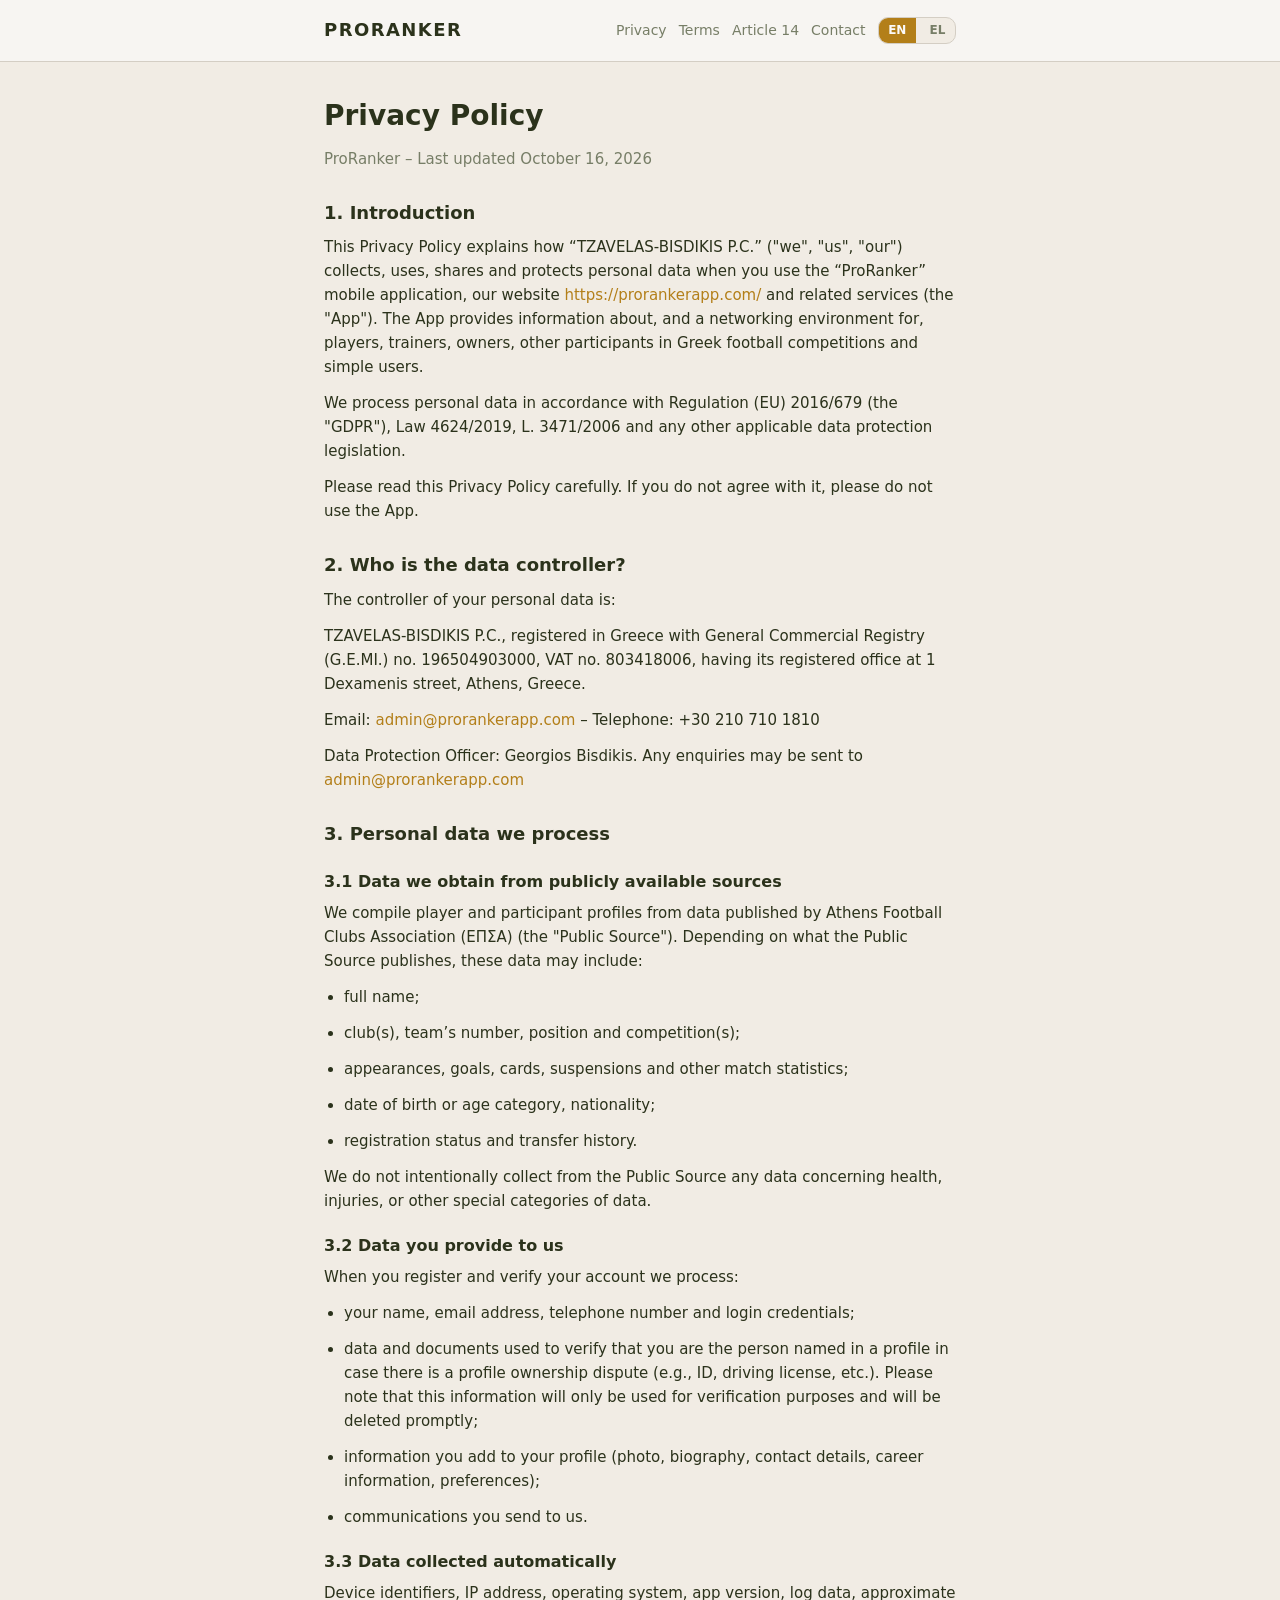
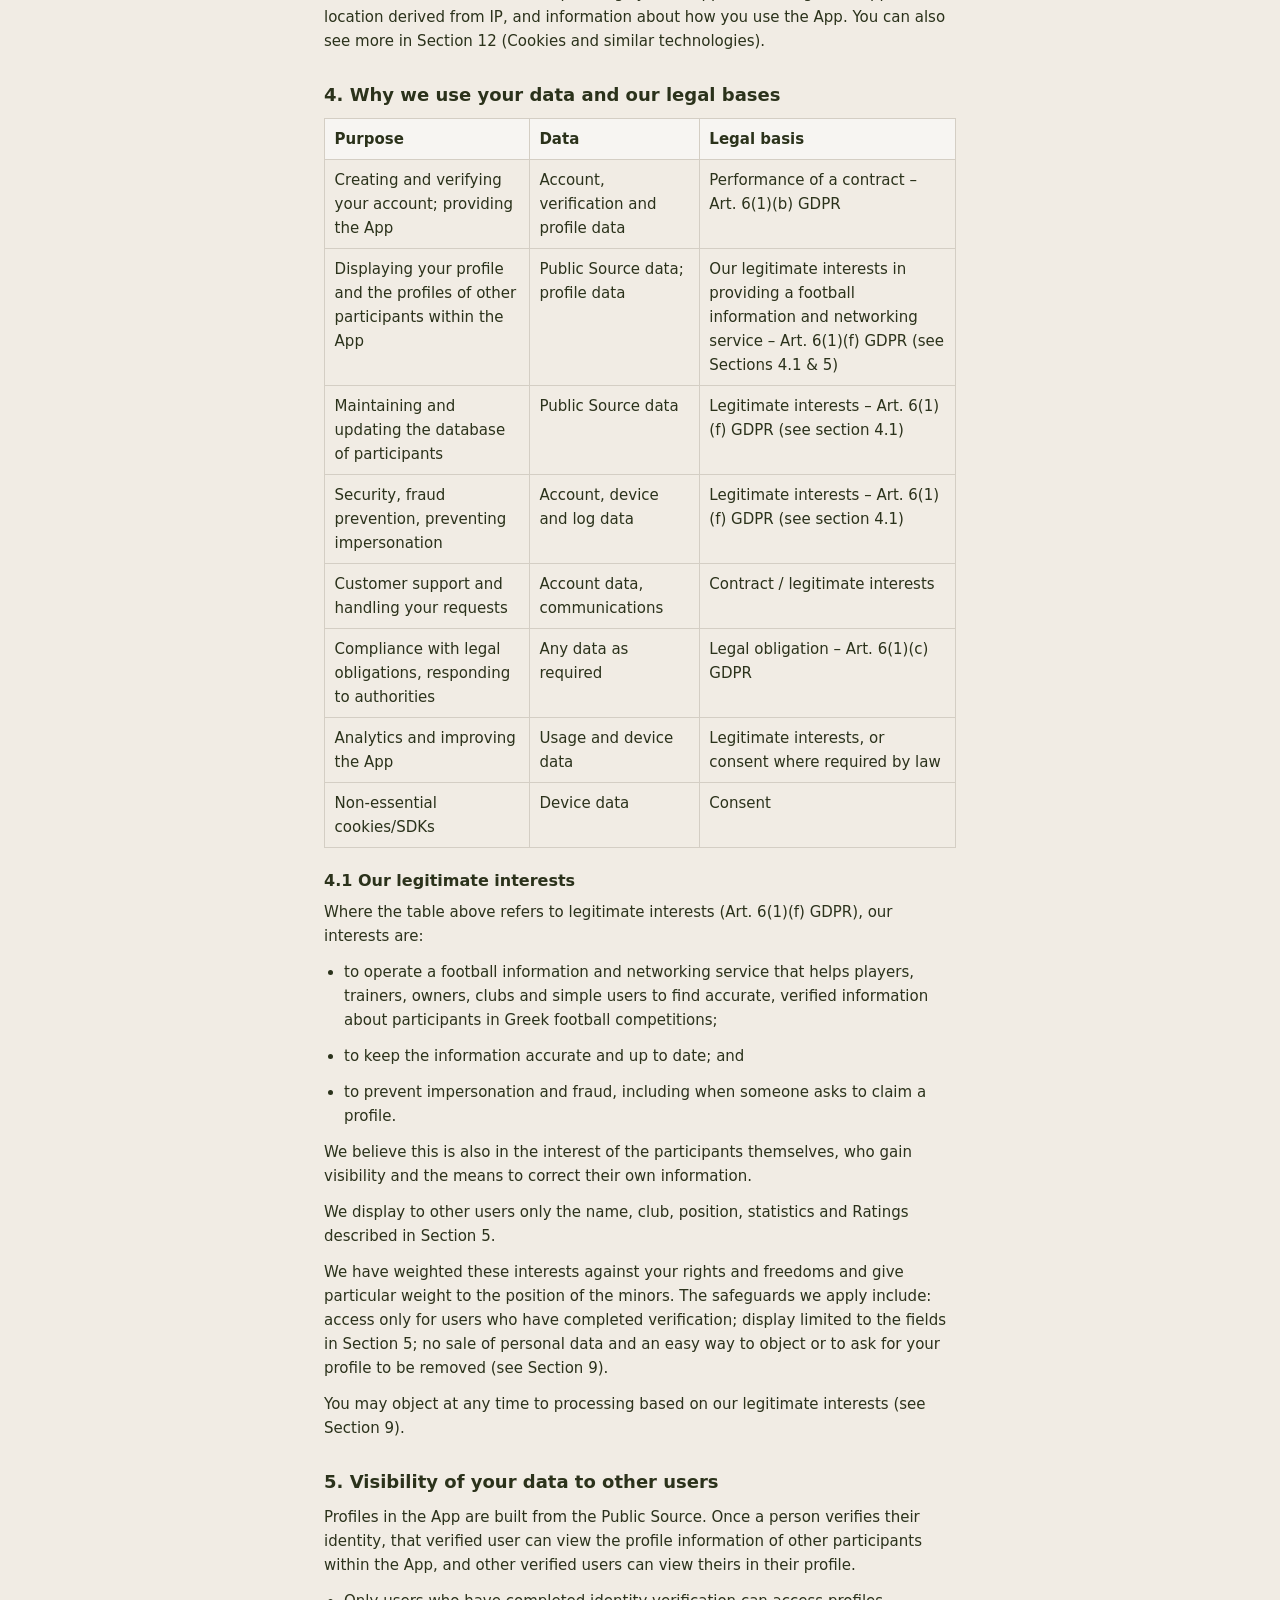
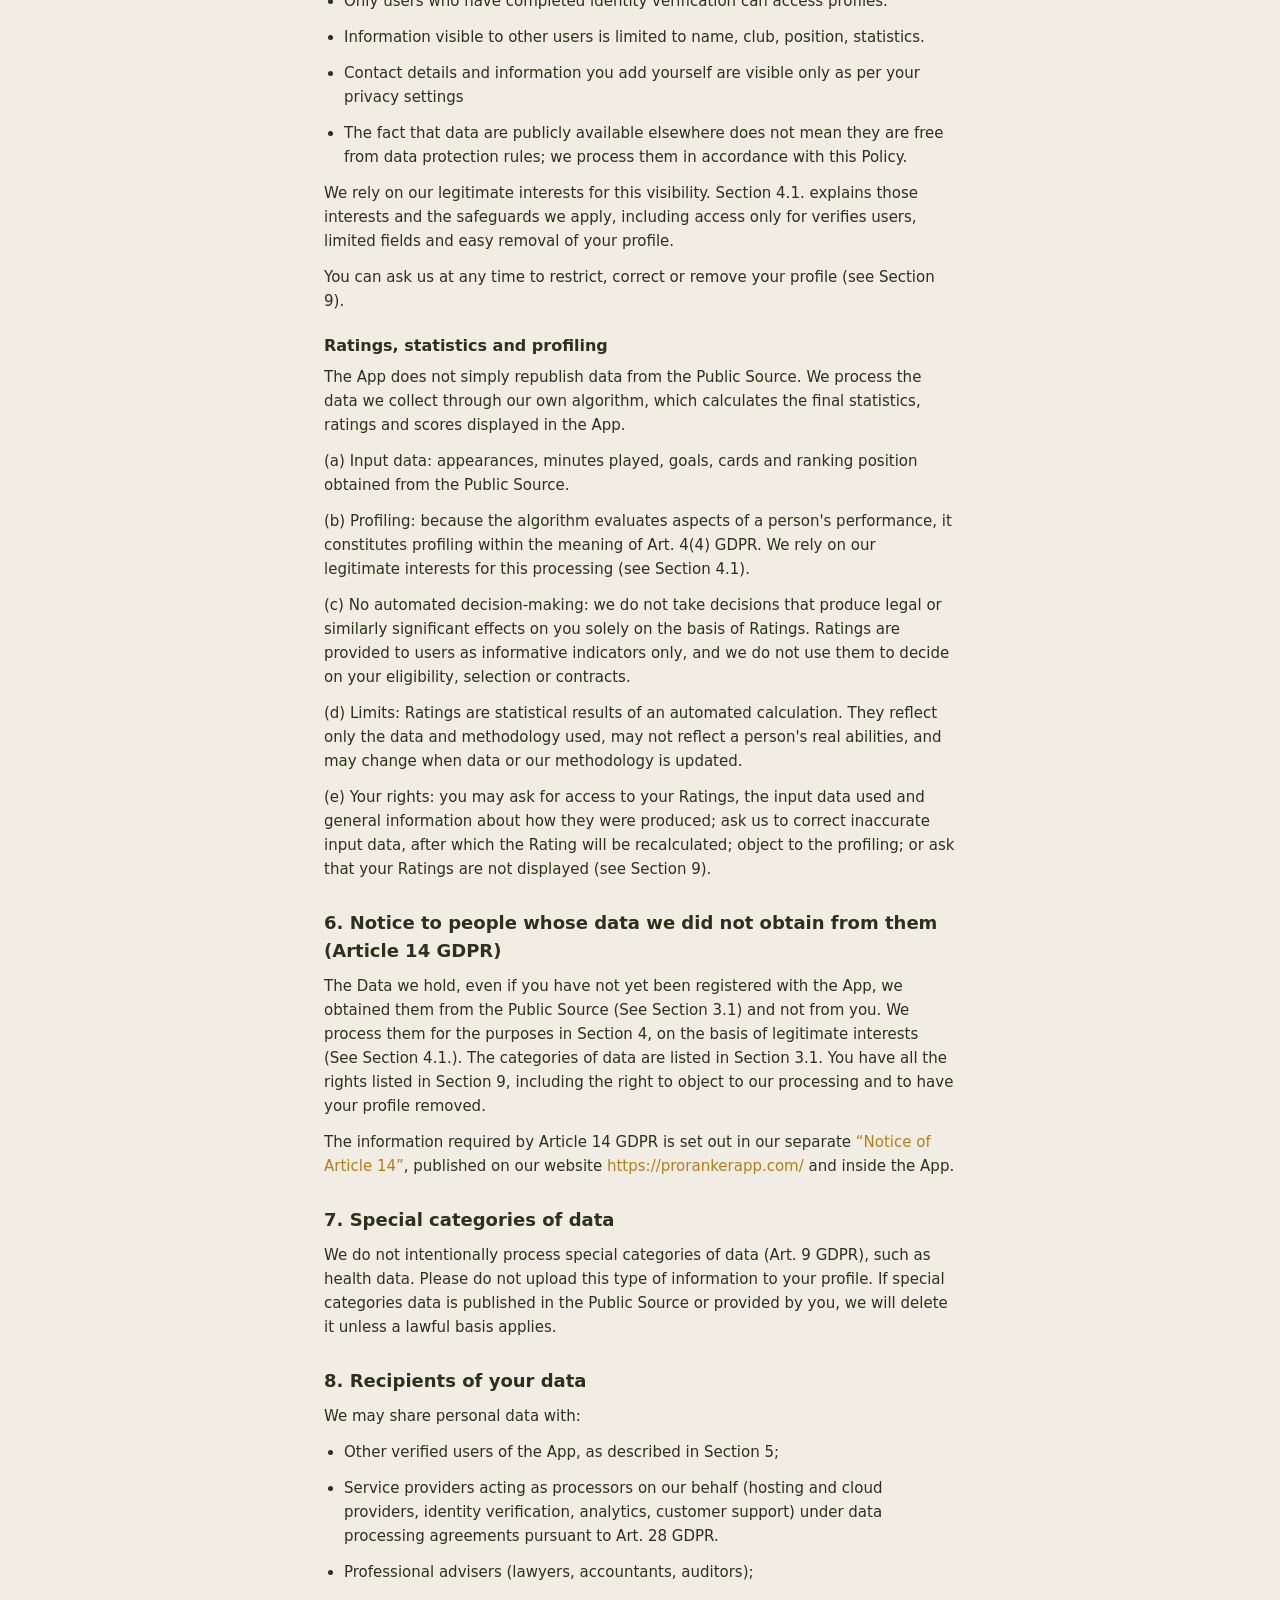
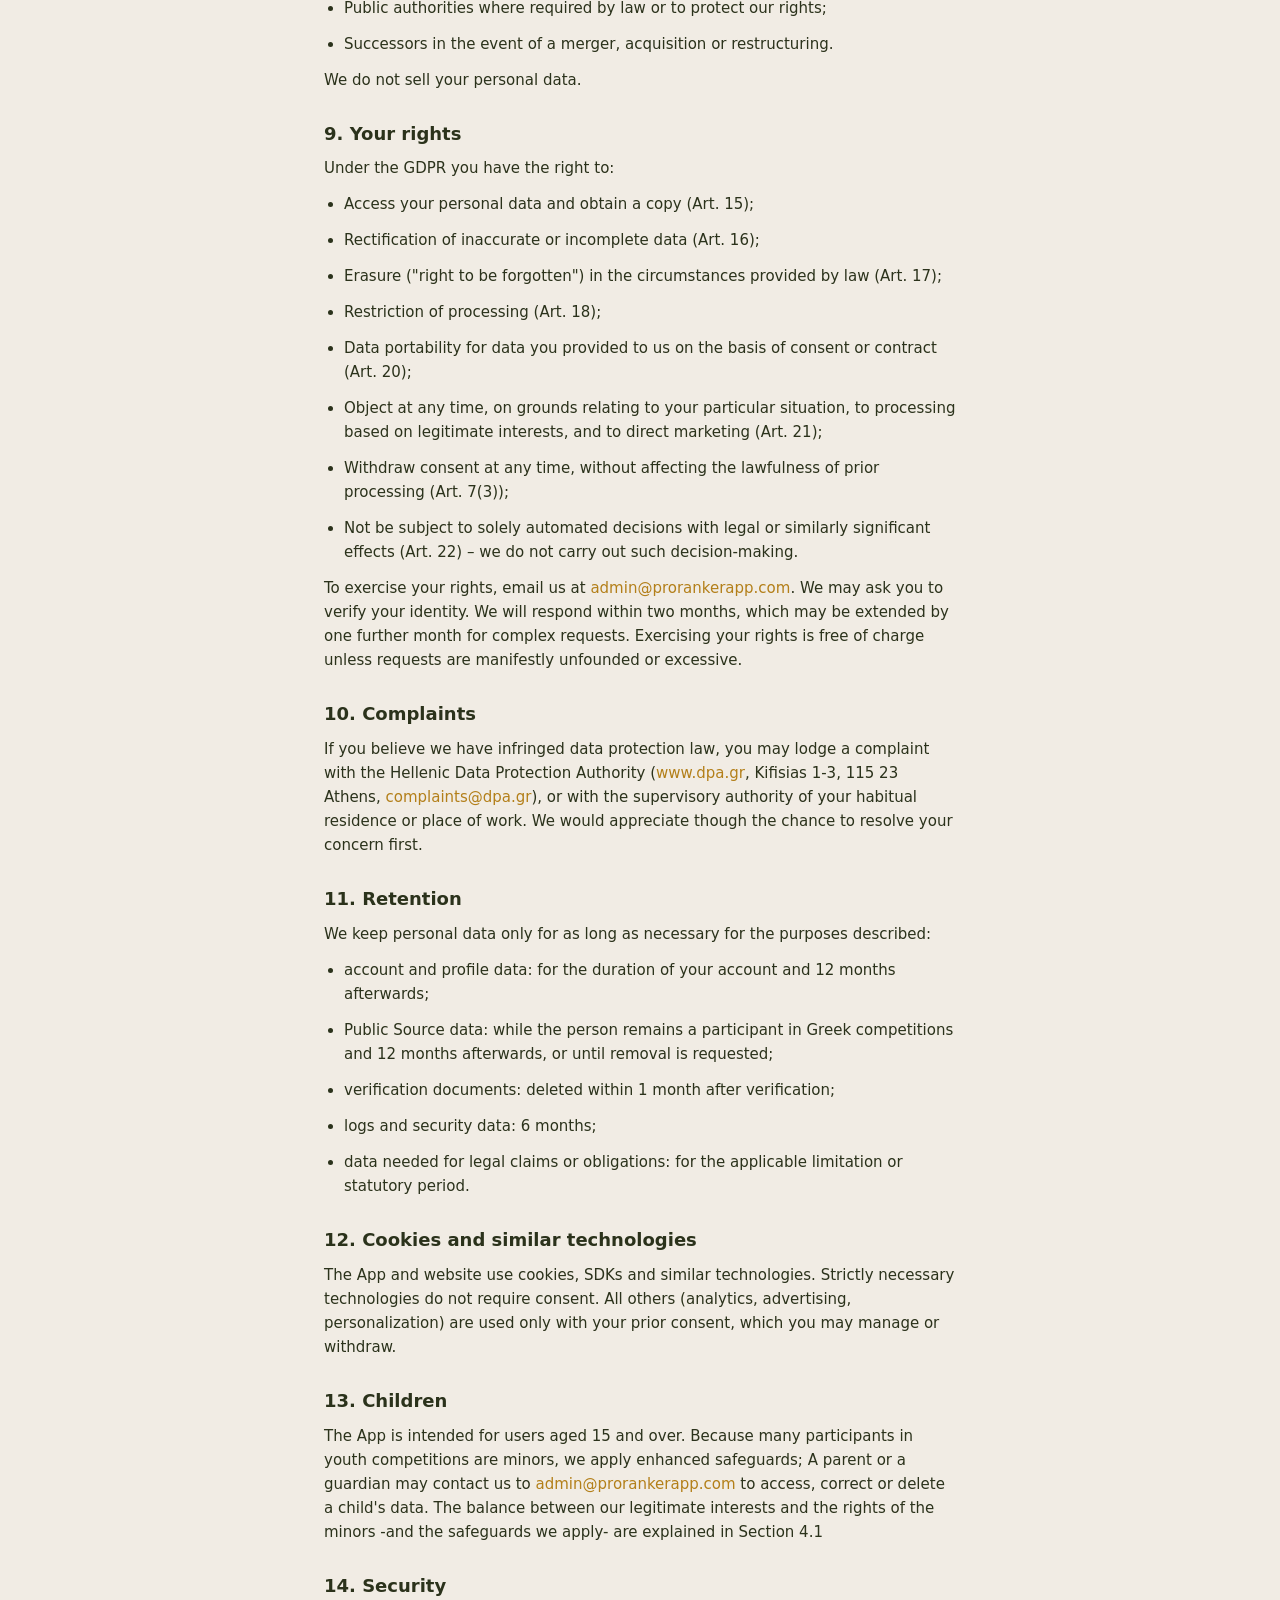
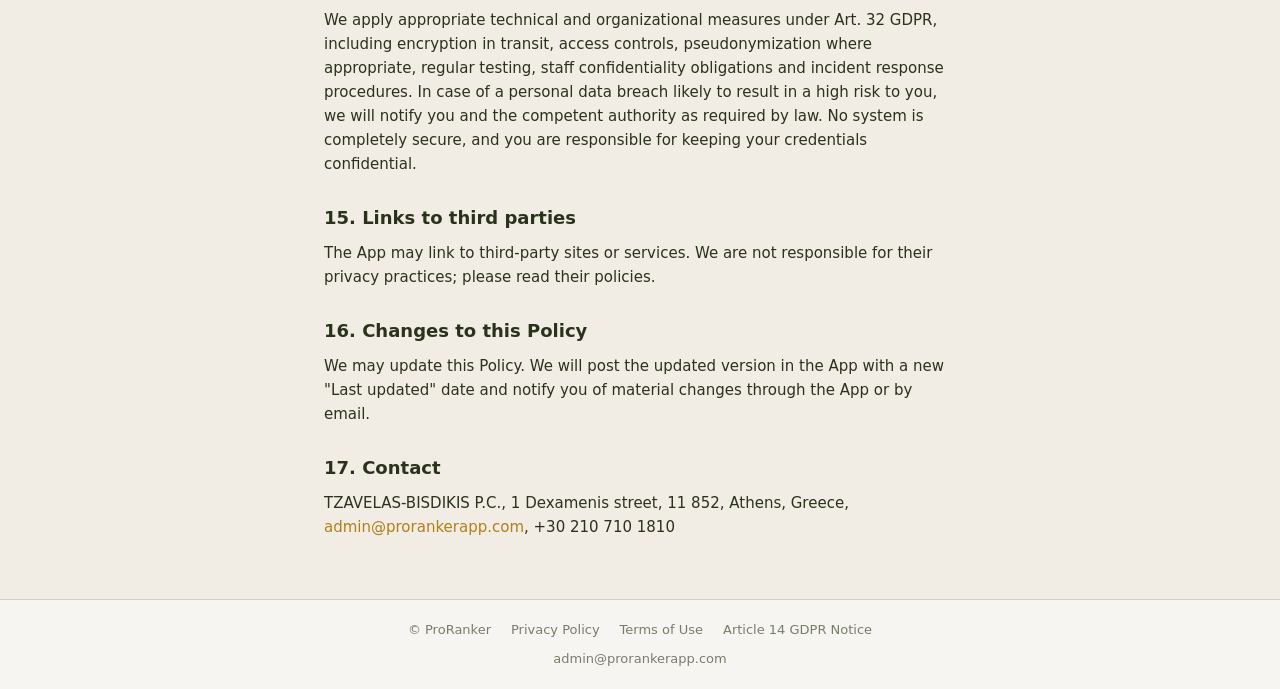
<file: privacy/index.html>
<!DOCTYPE html>
<html lang="en">
  <head>
    <meta charset="utf-8" />
    <meta name="viewport" content="width=device-width, initial-scale=1" />
    <meta name="description" content="ProRanker Privacy Policy" />
    <title>Privacy Policy — ProRanker</title>
    <link rel="icon" type="image/png" href="/favicon.png" />
    <link rel="stylesheet" href="/assets/styles.css" />
    <script src="/assets/lang.js"></script>
  </head>
  <body>
    <div class="page-wrap">
      <header class="site-header">
        <div class="site-header-inner">
          <a class="wordmark" href="/">PRORANKER</a>
          <nav class="header-nav" aria-label="Site">
            <a href="/privacy">Privacy</a>
            <a href="/terms">Terms</a>
            <a href="/article-14">Article 14</a>
            <a href="mailto:admin@prorankerapp.com">Contact</a>
            <div class="lang-toggle" role="group" aria-label="Language">
              <button type="button" data-lang="en" aria-pressed="false">EN</button>
              <button type="button" data-lang="el" aria-pressed="false">EL</button>
            </div>
          </nav>
        </div>
      </header>

      <main class="legal-page">
        <div lang-block="en">
          <h1>Privacy Policy</h1>
          <p class="legal-meta">ProRanker – Last updated October 16, 2026</p>

          <h2>1. Introduction</h2>
          <p>
            This Privacy Policy explains how “TZAVELAS-BISDIKIS P.C.” (&quot;we&quot;,
            &quot;us&quot;, &quot;our&quot;) collects, uses, shares and protects personal data when
            you use the “ProRanker” mobile application, our website
            <a href="https://prorankerapp.com/">https://prorankerapp.com/</a> and related services
            (the &quot;App&quot;). The App provides information about, and a networking environment
            for, players, trainers, owners, other participants in Greek football competitions and
            simple users.
          </p>
          <p>
            We process personal data in accordance with Regulation (EU) 2016/679 (the
            &quot;GDPR&quot;), Law 4624/2019, L. 3471/2006 and any other applicable data protection
            legislation.
          </p>
          <p>
            Please read this Privacy Policy carefully. If you do not agree with it, please do not
            use the App.
          </p>

          <h2>2. Who is the data controller?</h2>
          <p>The controller of your personal data is:</p>
          <p>
            TZAVELAS-BISDIKIS P.C., registered in Greece with General Commercial Registry (G.E.MI.)
            no. 196504903000, VAT no. 803418006, having its registered office at 1 Dexamenis
            street, Athens, Greece.
          </p>
          <p>
            Email: <a href="mailto:admin@prorankerapp.com">admin@prorankerapp.com</a> – Telephone:
            +30 210 710 1810
          </p>
          <p>
            Data Protection Officer: Georgios Bisdikis. Any enquiries may be sent to
            <a href="mailto:admin@prorankerapp.com">admin@prorankerapp.com</a>
          </p>

          <h2>3. Personal data we process</h2>
          <h3>3.1 Data we obtain from publicly available sources</h3>
          <p>
            We compile player and participant profiles from data published by Athens Football Clubs
            Association (ΕΠΣΑ) (the &quot;Public Source&quot;). Depending on what the Public Source
            publishes, these data may include:
          </p>
          <ul>
            <li>full name;</li>
            <li>club(s), team’s number, position and competition(s);</li>
            <li>appearances, goals, cards, suspensions and other match statistics;</li>
            <li>date of birth or age category, nationality;</li>
            <li>registration status and transfer history.</li>
          </ul>
          <p>
            We do not intentionally collect from the Public Source any data concerning health,
            injuries, or other special categories of data.
          </p>
          <h3>3.2 Data you provide to us</h3>
          <p>When you register and verify your account we process:</p>
          <ul>
            <li>your name, email address, telephone number and login credentials;</li>
            <li>
              data and documents used to verify that you are the person named in a profile in case
              there is a profile ownership dispute (e.g., ID, driving license, etc.). Please note
              that this information will only be used for verification purposes and will be deleted
              promptly;
            </li>
            <li>
              information you add to your profile (photo, biography, contact details, career
              information, preferences);
            </li>
            <li>communications you send to us.</li>
          </ul>
          <h3>3.3 Data collected automatically</h3>
          <p>
            Device identifiers, IP address, operating system, app version, log data, approximate
            location derived from IP, and information about how you use the App. You can also see
            more in Section 12 (Cookies and similar technologies).
          </p>

          <h2>4. Why we use your data and our legal bases</h2>
          <div class="legal-table-wrap">
            <table>
              <thead>
                <tr>
                  <th>Purpose</th>
                  <th>Data</th>
                  <th>Legal basis</th>
                </tr>
              </thead>
              <tbody>
                <tr>
                  <td>Creating and verifying your account; providing the App</td>
                  <td>Account, verification and profile data</td>
                  <td>Performance of a contract – Art. 6(1)(b) GDPR</td>
                </tr>
                <tr>
                  <td>
                    Displaying your profile and the profiles of other participants within the App
                  </td>
                  <td>Public Source data; profile data</td>
                  <td>
                    Our legitimate interests in providing a football information and networking
                    service – Art. 6(1)(f) GDPR (see Sections 4.1 &amp; 5)
                  </td>
                </tr>
                <tr>
                  <td>Maintaining and updating the database of participants</td>
                  <td>Public Source data</td>
                  <td>Legitimate interests – Art. 6(1)(f) GDPR (see section 4.1)</td>
                </tr>
                <tr>
                  <td>Security, fraud prevention, preventing impersonation</td>
                  <td>Account, device and log data</td>
                  <td>Legitimate interests – Art. 6(1)(f) GDPR (see section 4.1)</td>
                </tr>
                <tr>
                  <td>Customer support and handling your requests</td>
                  <td>Account data, communications</td>
                  <td>Contract / legitimate interests</td>
                </tr>
                <tr>
                  <td>Compliance with legal obligations, responding to authorities</td>
                  <td>Any data as required</td>
                  <td>Legal obligation – Art. 6(1)(c) GDPR</td>
                </tr>
                <tr>
                  <td>Analytics and improving the App</td>
                  <td>Usage and device data</td>
                  <td>Legitimate interests, or consent where required by law</td>
                </tr>
                <tr>
                  <td>Non-essential cookies/SDKs</td>
                  <td>Device data</td>
                  <td>Consent</td>
                </tr>
              </tbody>
            </table>
          </div>

          <h3>4.1 Our legitimate interests</h3>
          <p>
            Where the table above refers to legitimate interests (Art. 6(1)(f) GDPR), our interests
            are:
          </p>
          <ul>
            <li>
              to operate a football information and networking service that helps players, trainers,
              owners, clubs and simple users to find accurate, verified information about
              participants in Greek football competitions;
            </li>
            <li>to keep the information accurate and up to date; and</li>
            <li>
              to prevent impersonation and fraud, including when someone asks to claim a profile.
            </li>
          </ul>
          <p>
            We believe this is also in the interest of the participants themselves, who gain
            visibility and the means to correct their own information.
          </p>
          <p>
            We display to other users only the name, club, position, statistics and Ratings
            described in Section 5.
          </p>
          <p>
            We have weighted these interests against your rights and freedoms and give particular
            weight to the position of the minors. The safeguards we apply include: access only for
            users who have completed verification; display limited to the fields in Section 5; no
            sale of personal data and an easy way to object or to ask for your profile to be
            removed (see Section 9).
          </p>
          <p>
            You may object at any time to processing based on our legitimate interests (see Section
            9).
          </p>

          <h2>5. Visibility of your data to other users</h2>
          <p>
            Profiles in the App are built from the Public Source. Once a person verifies their
            identity, that verified user can view the profile information of other participants
            within the App, and other verified users can view theirs in their profile.
          </p>
          <ul>
            <li>Only users who have completed identity verification can access profiles.</li>
            <li>Information visible to other users is limited to name, club, position, statistics.</li>
            <li>
              Contact details and information you add yourself are visible only as per your privacy
              settings
            </li>
            <li>
              The fact that data are publicly available elsewhere does not mean they are free from
              data protection rules; we process them in accordance with this Policy.
            </li>
          </ul>
          <p>
            We rely on our legitimate interests for this visibility. Section 4.1. explains those
            interests and the safeguards we apply, including access only for verifies users, limited
            fields and easy removal of your profile.
          </p>
          <p>
            You can ask us at any time to restrict, correct or remove your profile (see Section 9).
          </p>
          <h3>Ratings, statistics and profiling</h3>
          <p>
            The App does not simply republish data from the Public Source. We process the data we
            collect through our own algorithm, which calculates the final statistics, ratings and
            scores displayed in the App.
          </p>
          <p>
            (a) Input data: appearances, minutes played, goals, cards and ranking position obtained
            from the Public Source.
          </p>
          <p>
            (b) Profiling: because the algorithm evaluates aspects of a person's performance, it
            constitutes profiling within the meaning of Art. 4(4) GDPR. We rely on our legitimate
            interests for this processing (see Section 4.1).
          </p>
          <p>
            (c) No automated decision-making: we do not take decisions that produce legal or
            similarly significant effects on you solely on the basis of Ratings. Ratings are
            provided to users as informative indicators only, and we do not use them to decide on
            your eligibility, selection or contracts.
          </p>
          <p>
            (d) Limits: Ratings are statistical results of an automated calculation. They reflect
            only the data and methodology used, may not reflect a person's real abilities, and may
            change when data or our methodology is updated.
          </p>
          <p>
            (e) Your rights: you may ask for access to your Ratings, the input data used and general
            information about how they were produced; ask us to correct inaccurate input data, after
            which the Rating will be recalculated; object to the profiling; or ask that your
            Ratings are not displayed (see Section 9).
          </p>

          <h2>6. Notice to people whose data we did not obtain from them (Article 14 GDPR)</h2>
          <p>
            The Data we hold, even if you have not yet been registered with the App, we obtained
            them from the Public Source (See Section 3.1) and not from you. We process them for the
            purposes in Section 4, on the basis of legitimate interests (See Section 4.1.). The
            categories of data are listed in Section 3.1. You have all the rights listed in Section
            9, including the right to object to our processing and to have your profile removed.
          </p>
          <p>
            The information required by Article 14 GDPR is set out in our separate
            <a href="/article-14">“Notice of Article 14”</a>, published on our website
            <a href="https://prorankerapp.com/">https://prorankerapp.com/</a> and inside the App.
          </p>

          <h2>7. Special categories of data</h2>
          <p>
            We do not intentionally process special categories of data (Art. 9 GDPR), such as health
            data. Please do not upload this type of information to your profile. If special
            categories data is published in the Public Source or provided by you, we will delete it
            unless a lawful basis applies.
          </p>

          <h2>8. Recipients of your data</h2>
          <p>We may share personal data with:</p>
          <ul>
            <li>Other verified users of the App, as described in Section 5;</li>
            <li>
              Service providers acting as processors on our behalf (hosting and cloud providers,
              identity verification, analytics, customer support) under data processing agreements
              pursuant to Art. 28 GDPR.
            </li>
            <li>Professional advisers (lawyers, accountants, auditors);</li>
            <li>Public authorities where required by law or to protect our rights;</li>
            <li>Successors in the event of a merger, acquisition or restructuring.</li>
          </ul>
          <p>We do not sell your personal data.</p>

          <h2>9. Your rights</h2>
          <p>Under the GDPR you have the right to:</p>
          <ul>
            <li>Access your personal data and obtain a copy (Art. 15);</li>
            <li>Rectification of inaccurate or incomplete data (Art. 16);</li>
            <li>Erasure (&quot;right to be forgotten&quot;) in the circumstances provided by law (Art. 17);</li>
            <li>Restriction of processing (Art. 18);</li>
            <li>
              Data portability for data you provided to us on the basis of consent or contract (Art.
              20);
            </li>
            <li>
              Object at any time, on grounds relating to your particular situation, to processing
              based on legitimate interests, and to direct marketing (Art. 21);
            </li>
            <li>
              Withdraw consent at any time, without affecting the lawfulness of prior processing
              (Art. 7(3));
            </li>
            <li>
              Not be subject to solely automated decisions with legal or similarly significant
              effects (Art. 22) – we do not carry out such decision-making.
            </li>
          </ul>
          <p>
            To exercise your rights, email us at
            <a href="mailto:admin@prorankerapp.com">admin@prorankerapp.com</a>. We may ask you to
            verify your identity. We will respond within two months, which may be extended by one
            further month for complex requests. Exercising your rights is free of charge unless
            requests are manifestly unfounded or excessive.
          </p>

          <h2>10. Complaints</h2>
          <p>
            If you believe we have infringed data protection law, you may lodge a complaint with the
            Hellenic Data Protection Authority (<a href="https://www.dpa.gr">www.dpa.gr</a>,
            Kifisias 1-3, 115 23 Athens,
            <a href="mailto:complaints@dpa.gr">complaints@dpa.gr</a>), or with the supervisory
            authority of your habitual residence or place of work. We would appreciate though the
            chance to resolve your concern first.
          </p>

          <h2>11. Retention</h2>
          <p>We keep personal data only for as long as necessary for the purposes described:</p>
          <ul>
            <li>account and profile data: for the duration of your account and 12 months afterwards;</li>
            <li>
              Public Source data: while the person remains a participant in Greek competitions and
              12 months afterwards, or until removal is requested;
            </li>
            <li>verification documents: deleted within 1 month after verification;</li>
            <li>logs and security data: 6 months;</li>
            <li>
              data needed for legal claims or obligations: for the applicable limitation or
              statutory period.
            </li>
          </ul>

          <h2>12. Cookies and similar technologies</h2>
          <p>
            The App and website use cookies, SDKs and similar technologies. Strictly necessary
            technologies do not require consent. All others (analytics, advertising,
            personalization) are used only with your prior consent, which you may manage or
            withdraw.
          </p>

          <h2>13. Children</h2>
          <p>
            The App is intended for users aged 15 and over. Because many participants in youth
            competitions are minors, we apply enhanced safeguards; A parent or a guardian may
            contact us to
            <a href="mailto:admin@prorankerapp.com">admin@prorankerapp.com</a> to access, correct or
            delete a child's data. The balance between our legitimate interests and the rights of
            the minors -and the safeguards we apply- are explained in Section 4.1
          </p>

          <h2>14. Security</h2>
          <p>
            We apply appropriate technical and organizational measures under Art. 32 GDPR, including
            encryption in transit, access controls, pseudonymization where appropriate, regular
            testing, staff confidentiality obligations and incident response procedures. In case of
            a personal data breach likely to result in a high risk to you, we will notify you and
            the competent authority as required by law. No system is completely secure, and you are
            responsible for keeping your credentials confidential.
          </p>

          <h2>15. Links to third parties</h2>
          <p>
            The App may link to third-party sites or services. We are not responsible for their
            privacy practices; please read their policies.
          </p>

          <h2>16. Changes to this Policy</h2>
          <p>
            We may update this Policy. We will post the updated version in the App with a new
            &quot;Last updated&quot; date and notify you of material changes through the App or by
            email.
          </p>

          <h2>17. Contact</h2>
          <p>
            TZAVELAS-BISDIKIS P.C., 1 Dexamenis street, 11 852, Athens, Greece,
            <a href="mailto:admin@prorankerapp.com">admin@prorankerapp.com</a>, +30 210 710 1810
          </p>
        </div>

        <div lang-block="el">
          <h1>Πολιτική Απορρήτου</h1>
          <p class="legal-meta">ProRanker – Τελευταία ενημέρωση: 16 Οκτωβρίου 2026</p>

          <h2>1. Εισαγωγή</h2>
          <p>
            Η παρούσα Πολιτική Απορρήτου εξηγεί πώς η «TZAVELAS-BISDIKIS P.C.» (εφεξής «εμείς»,
            «εμάς» ή «μας») συλλέγει, χρησιμοποιεί, κοινοποιεί και προστατεύει δεδομένα προσωπικού
            χαρακτήρα όταν χρησιμοποιείτε τη mobile εφαρμογή «ProRanker», τον ιστότοπό μας
            <a href="https://prorankerapp.com/">https://prorankerapp.com/</a> και τις σχετικές
            υπηρεσίες (η «Εφαρμογή»). Η Εφαρμογή παρέχει πληροφορίες και ένα περιβάλλον δικτύωσης
            για παίκτες, προπονητές, ιδιοκτήτες, άλλους συμμετέχοντες στις ελληνικές ποδοσφαιρικές
            διοργανώσεις και απλούς χρήστες.
          </p>
          <p>
            Επεξεργαζόμαστε δεδομένα προσωπικού χαρακτήρα σύμφωνα με τον Κανονισμό (ΕΕ) 2016/679 (ο
            «GDPR»), τον Ν. 4624/2019, τον Ν. 3471/2006 και κάθε άλλη εφαρμοστέα νομοθεσία για την
            προστασία δεδομένων.
          </p>
          <p>
            Παρακαλούμε διαβάστε προσεκτικά την παρούσα Πολιτική Απορρήτου. Εάν δεν συμφωνείτε με
            αυτήν, παρακαλούμε να μη χρησιμοποιείτε την Εφαρμογή.
          </p>

          <h2>2. Ποιος είναι ο υπεύθυνος επεξεργασίας;</h2>
          <p>Υπεύθυνος επεξεργασίας των δεδομένων προσωπικού χαρακτήρα σας είναι:</p>
          <p>
            TZAVELAS-BISDIKIS P.C., εγγεγραμμένη στην Ελλάδα στο Γενικό Εμπορικό Μητρώο (Γ.Ε.ΜΗ.)
            με αριθμό 196504903000, ΑΦΜ 803418006, με έδρα επί της οδού Δεξαμενής 1, Αθήνα, Ελλάδα.
          </p>
          <p>
            Email: <a href="mailto:admin@prorankerapp.com">admin@prorankerapp.com</a> – Τηλέφωνο:
            +30 210 710 1810
          </p>
          <p>
            Υπεύθυνος Προστασίας Δεδομένων: Γεώργιος Μπισδίκης. Τυχόν ερωτήματα μπορούν να
            αποστέλλονται στη διεύθυνση
            <a href="mailto:admin@prorankerapp.com">admin@prorankerapp.com</a>
          </p>

          <h2>3. Δεδομένα προσωπικού χαρακτήρα που επεξεργαζόμαστε</h2>
          <h3>3.1 Δεδομένα που λαμβάνουμε από δημόσια διαθέσιμες πηγές</h3>
          <p>
            Συντάσσουμε προφίλ παικτών και συμμετεχόντων από δεδομένα που δημοσιεύει η Ένωση
            Ποδοσφαιρικών Σωματείων Αθηνών (ΕΠΣΑ) (η «Δημόσια Πηγή»). Ανάλογα με όσα δημοσιεύει η
            Δημόσια Πηγή, τα δεδομένα αυτά μπορεί να περιλαμβάνουν:
          </p>
          <ul>
            <li>ονοματεπώνυμο·</li>
            <li>σύλλογο/-ους, αριθμό φανέλας, θέση και διοργάνωση/-εις·</li>
            <li>συμμετοχές σε αγώνες, γκολ, κάρτες, τιμωρίες και λοιπά στατιστικά στοιχεία αγώνων·</li>
            <li>ημερομηνία γέννησης ή ηλικιακή κατηγορία, εθνικότητα·</li>
            <li>κατάσταση εγγραφής και ιστορικό μεταγραφών.</li>
          </ul>
          <p>
            Δεν συλλέγουμε εσκεμμένα από τη Δημόσια Πηγή δεδομένα που αφορούν την υγεία,
            τραυματισμούς ή άλλες ειδικές κατηγορίες δεδομένων.
          </p>
          <h3>3.2 Δεδομένα που μας παρέχετε</h3>
          <p>Όταν εγγράφεστε και επαληθεύετε τον λογαριασμό σας, επεξεργαζόμαστε:</p>
          <ul>
            <li>το όνομά σας, τη διεύθυνση email, τον αριθμό τηλεφώνου και τα στοιχεία σύνδεσης (login)·</li>
            <li>
              δεδομένα και έγγραφα που χρησιμοποιούνται για να επαληθευτεί ότι είστε το πρόσωπο που
              κατονομάζεται σε ένα προφίλ σε περίπτωση αμφισβήτησης της κυριότητας του προφίλ (π.χ.
              ταυτότητα, δίπλωμα οδήγησης κ.λπ.). Σημειώνεται ότι οι πληροφορίες αυτές θα
              χρησιμοποιούνται μόνο για σκοπούς επαλήθευσης και θα διαγράφονται άμεσα·
            </li>
            <li>
              πληροφορίες που προσθέτετε στο προφίλ σας (φωτογραφία, βιογραφικό σημείωμα, στοιχεία
              επικοινωνίας, πληροφορίες σταδιοδρομίας, προτιμήσεις)·
            </li>
            <li>επικοινωνίες που μας στέλνετε.</li>
          </ul>
          <h3>3.3 Δεδομένα που συλλέγονται αυτόματα</h3>
          <p>
            Αναγνωριστικά συσκευής, διεύθυνση IP, λειτουργικό σύστημα, έκδοση της εφαρμογής,
            δεδομένα καταγραφής (logs), κατά προσέγγιση τοποθεσία που προκύπτει από την IP και
            πληροφορίες για τον τρόπο χρήσης της Εφαρμογής. Περισσότερα μπορείτε να δείτε στην
            Ενότητα 12 (Cookies και παρόμοιες τεχνολογίες).
          </p>

          <h2>4. Γιατί χρησιμοποιούμε τα δεδομένα σας και ποιες είναι οι νομικές βάσεις</h2>
          <div class="legal-table-wrap">
            <table>
              <thead>
                <tr>
                  <th>Σκοπός</th>
                  <th>Δεδομένα</th>
                  <th>Νομική βάση</th>
                </tr>
              </thead>
              <tbody>
                <tr>
                  <td>Δημιουργία και επαλήθευση του λογαριασμού σας· παροχή της Εφαρμογής</td>
                  <td>Δεδομένα λογαριασμού, επαλήθευσης και προφίλ</td>
                  <td>Εκτέλεση σύμβασης – άρθρο 6 παρ. 1 στοιχ. β΄ GDPR</td>
                </tr>
                <tr>
                  <td>Εμφάνιση του προφίλ σας και των προφίλ άλλων συμμετεχόντων εντός της Εφαρμογής</td>
                  <td>Δεδομένα Δημόσιας Πηγής· δεδομένα προφίλ</td>
                  <td>
                    Τα έννομα συμφέροντά μας για την παροχή υπηρεσίας ποδοσφαιρικής πληροφόρησης και
                    δικτύωσης – άρθρο 6 παρ. 1 στοιχ. στ΄ GDPR (βλ. Ενότητες 4.1 και 5)
                  </td>
                </tr>
                <tr>
                  <td>Τήρηση και ενημέρωση της βάσης δεδομένων των συμμετεχόντων</td>
                  <td>Δεδομένα Δημόσιας Πηγής</td>
                  <td>Έννομα συμφέροντα – άρθρο 6 παρ. 1 στοιχ. στ΄ GDPR (βλ. Ενότητα 4.1)</td>
                </tr>
                <tr>
                  <td>Ασφάλεια, πρόληψη απάτης, αποτροπή πλαστοπροσωπίας</td>
                  <td>Δεδομένα λογαριασμού, συσκευής και καταγραφής (logs)</td>
                  <td>Έννομα συμφέροντα – άρθρο 6 παρ. 1 στοιχ. στ΄ GDPR (βλ. Ενότητα 4.1)</td>
                </tr>
                <tr>
                  <td>Εξυπηρέτηση πελατών και διεκπεραίωση των αιτημάτων σας</td>
                  <td>Δεδομένα λογαριασμού, επικοινωνίες</td>
                  <td>Σύμβαση / έννομα συμφέροντα</td>
                </tr>
                <tr>
                  <td>Συμμόρφωση με νομικές υποχρεώσεις, ανταπόκριση σε αρχές</td>
                  <td>Οποιαδήποτε δεδομένα απαιτούνται</td>
                  <td>Νομική υποχρέωση – άρθρο 6 παρ. 1 στοιχ. γ΄ GDPR</td>
                </tr>
                <tr>
                  <td>Αναλύσεις (analytics) και βελτίωση της Εφαρμογής</td>
                  <td>Δεδομένα χρήσης και συσκευής</td>
                  <td>Έννομα συμφέροντα ή συγκατάθεση, όπου το απαιτεί ο νόμος</td>
                </tr>
                <tr>
                  <td>Μη απαραίτητα cookies/SDKs</td>
                  <td>Δεδομένα συσκευής</td>
                  <td>Συγκατάθεση</td>
                </tr>
              </tbody>
            </table>
          </div>

          <h3>4.1 Τα έννομα συμφέροντά μας</h3>
          <p>
            Όπου ο ανωτέρω πίνακας αναφέρεται σε έννομα συμφέροντα (άρθρο 6 παρ. 1 στοιχ. στ΄
            GDPR), τα συμφέροντά μας είναι:
          </p>
          <ul>
            <li>
              η λειτουργία υπηρεσίας ποδοσφαιρικής πληροφόρησης και δικτύωσης που βοηθά παίκτες,
              προπονητές, ιδιοκτήτες, συλλόγους και απλούς χρήστες να βρίσκουν ακριβείς,
              επαληθευμένες πληροφορίες για τους συμμετέχοντες στις ελληνικές ποδοσφαιρικές
              διοργανώσεις·
            </li>
            <li>η διατήρηση της ακρίβειας και της επικαιρότητας των πληροφοριών· και</li>
            <li>
              η πρόληψη της πλαστοπροσωπίας και της απάτης, μεταξύ άλλων όταν κάποιος ζητά να
              διεκδικήσει ένα προφίλ.
            </li>
          </ul>
          <p>
            Πιστεύουμε ότι αυτό είναι επίσης προς το συμφέρον των ίδιων των συμμετεχόντων, οι οποίοι
            αποκτούν προβολή και τη δυνατότητα να διορθώνουν τα στοιχεία τους.
          </p>
          <p>
            Εμφανίζουμε σε άλλους χρήστες μόνο το όνομα, τον σύλλογο, τη θέση, τα στατιστικά και τις
            Αξιολογήσεις που περιγράφονται στην Ενότητα 5.
          </p>
          <p>
            Έχουμε σταθμίσει τα συμφέροντα αυτά έναντι των δικαιωμάτων και των ελευθεριών σας και
            δίνουμε ιδιαίτερη βαρύτητα στη θέση των ανηλίκων. Οι εγγυήσεις που εφαρμόζουμε
            περιλαμβάνουν: πρόσβαση μόνο για χρήστες που έχουν ολοκληρώσει την επαλήθευση· εμφάνιση
            περιορισμένη στα πεδία της Ενότητας 5· μη πώληση δεδομένων προσωπικού χαρακτήρα και
            εύκολο τρόπο αντίταξης ή αίτησης διαγραφής του προφίλ σας (βλ. Ενότητα 9).
          </p>
          <p>
            Μπορείτε να αντιταχθείτε ανά πάσα στιγμή στην επεξεργασία που βασίζεται στα έννομα
            συμφέροντά μας (βλ. Ενότητα 9).
          </p>

          <h2>5. Ορατότητα των δεδομένων σας σε άλλους χρήστες</h2>
          <p>
            Τα προφίλ στην Εφαρμογή δημιουργούνται από τη Δημόσια Πηγή. Μόλις ένα πρόσωπο
            επαληθεύσει την ταυτότητά του, ο επαληθευμένος αυτός χρήστης μπορεί να δει τις
            πληροφορίες προφίλ άλλων συμμετεχόντων εντός της Εφαρμογής, και οι υπόλοιποι
            επαληθευμένοι χρήστες μπορούν να δουν το δικό του προφίλ.
          </p>
          <ul>
            <li>Πρόσβαση στα προφίλ έχουν μόνο χρήστες που έχουν ολοκληρώσει την επαλήθευση ταυτότητας.</li>
            <li>Οι πληροφορίες που είναι ορατές σε άλλους χρήστες περιορίζονται στο όνομα, τον σύλλογο, τη θέση και τα στατιστικά.</li>
            <li>Τα στοιχεία επικοινωνίας και οι πληροφορίες που προσθέτετε οι ίδιοι είναι ορατά μόνο σύμφωνα με τις ρυθμίσεις απορρήτου σας</li>
            <li>
              Το γεγονός ότι τα δεδομένα είναι δημόσια διαθέσιμα αλλού δεν σημαίνει ότι εξαιρούνται
              από τους κανόνες προστασίας δεδομένων· τα επεξεργαζόμαστε σύμφωνα με την παρούσα
              Πολιτική.
            </li>
          </ul>
          <p>
            Βασιζόμαστε στα έννομα συμφέροντά μας για την ορατότητα αυτή. Η Ενότητα 4.1 εξηγεί τα
            συμφέροντα αυτά και τις εγγυήσεις που εφαρμόζουμε, μεταξύ άλλων πρόσβαση μόνο για
            επαληθευμένους χρήστες, περιορισμένα πεδία και εύκολη διαγραφή του προφίλ σας.
          </p>
          <p>
            Μπορείτε ανά πάσα στιγμή να ζητήσετε τον περιορισμό, τη διόρθωση ή τη διαγραφή του
            προφίλ σας (βλ. Ενότητα 9).
          </p>
          <h3>Αξιολογήσεις, στατιστικά και κατάρτιση προφίλ</h3>
          <p>
            Η Εφαρμογή δεν αναπαράγει απλώς δεδομένα της Δημόσιας Πηγής. Επεξεργαζόμαστε τα δεδομένα
            που συλλέγουμε μέσω του δικού μας αλγορίθμου, ο οποίος υπολογίζει τα τελικά στατιστικά,
            τις αξιολογήσεις και τις βαθμολογίες που εμφανίζονται στην Εφαρμογή.
          </p>
          <p>
            (α) Δεδομένα εισόδου: συμμετοχές, λεπτά συμμετοχής, γκολ, κάρτες και βαθμολογική θέση
            που λαμβάνονται από τη Δημόσια Πηγή.
          </p>
          <p>
            (β) Κατάρτιση προφίλ: επειδή ο αλγόριθμος αξιολογεί πτυχές της απόδοσης ενός προσώπου,
            συνιστά κατάρτιση προφίλ κατά την έννοια του άρθρου 4 σημείο 4 GDPR. Βασιζόμαστε στα
            έννομα συμφέροντά μας για την επεξεργασία αυτή (βλ. Ενότητα 4.1).
          </p>
          <p>
            (γ) Καμία αυτοματοποιημένη λήψη αποφάσεων: δεν λαμβάνουμε αποφάσεις που παράγουν έννομα
            ή αντίστοιχα σημαντικά αποτελέσματα για εσάς αποκλειστικά βάσει των Αξιολογήσεων. Οι
            Αξιολογήσεις παρέχονται στους χρήστες μόνο ως ενδεικτικοί δείκτες και δεν τις
            χρησιμοποιούμε για να αποφασίσουμε σχετικά με την επιλεξιμότητα, την επιλογή ή τις
            συμβάσεις σας.
          </p>
          <p>
            (δ) Όρια: οι Αξιολογήσεις είναι στατιστικά αποτελέσματα αυτοματοποιημένου υπολογισμού.
            Αντανακλούν μόνο τα δεδομένα και τη μεθοδολογία που χρησιμοποιήθηκαν, ενδέχεται να μην
            αντικατοπτρίζουν τις πραγματικές ικανότητες ενός προσώπου και μπορεί να μεταβληθούν όταν
            ενημερωθούν τα δεδομένα ή η μεθοδολογία μας.
          </p>
          <p>
            (ε) Τα δικαιώματά σας: μπορείτε να ζητήσετε πρόσβαση στις Αξιολογήσεις σας, στα δεδομένα
            εισόδου που χρησιμοποιήθηκαν και σε γενικές πληροφορίες για τον τρόπο με τον οποίο
            παρήχθησαν· να ζητήσετε τη διόρθωση ανακριβών δεδομένων εισόδου, μετά την οποία η
            Αξιολόγηση θα υπολογιστεί εκ νέου· να αντιταχθείτε στην κατάρτιση προφίλ· ή να ζητήσετε
            να μην εμφανίζονται οι Αξιολογήσεις σας (βλ. Ενότητα 9).
          </p>

          <h2>6. Ενημέρωση προσώπων των οποίων τα δεδομένα δεν λάβαμε από τα ίδια (άρθρο 14 GDPR)</h2>
          <p>
            Τα δεδομένα που διατηρούμε, ακόμη και αν δεν έχετε εγγραφεί στην Εφαρμογή, τα λάβαμε από
            τη Δημόσια Πηγή (βλ. Ενότητα 3.1) και όχι από εσάς. Τα επεξεργαζόμαστε για τους σκοπούς
            της Ενότητας 4, με βάση τα έννομα συμφέροντά μας (βλ. Ενότητα 4.1). Οι κατηγορίες
            δεδομένων αναφέρονται στην Ενότητα 3.1. Έχετε όλα τα δικαιώματα που αναφέρονται στην
            Ενότητα 9, συμπεριλαμβανομένου του δικαιώματος αντίταξης στην επεξεργασία μας και
            διαγραφής του προφίλ σας.
          </p>
          <p>
            Οι πληροφορίες που απαιτούνται από το άρθρο 14 GDPR παρατίθενται στη χωριστή
            <a href="/article-14">«Ενημέρωση βάσει του άρθρου 14»</a>, η οποία δημοσιεύεται στον
            ιστότοπό μας <a href="https://prorankerapp.com/">https://prorankerapp.com/</a> και εντός
            της Εφαρμογής.
          </p>

          <h2>7. Ειδικές κατηγορίες δεδομένων</h2>
          <p>
            Δεν επεξεργαζόμαστε εσκεμμένα ειδικές κατηγορίες δεδομένων (άρθρο 9 GDPR), όπως δεδομένα
            υγείας. Παρακαλούμε μην αναρτάτε τέτοιου είδους πληροφορίες στο προφίλ σας. Εάν δεδομένα
            ειδικών κατηγοριών δημοσιεύονται στη Δημόσια Πηγή ή παρέχονται από εσάς, θα τα
            διαγράφουμε, εκτός εάν συντρέχει νόμιμη βάση.
          </p>

          <h2>8. Αποδέκτες των δεδομένων σας</h2>
          <p>Ενδέχεται να κοινοποιούμε δεδομένα προσωπικού χαρακτήρα σε:</p>
          <ul>
            <li>Άλλους επαληθευμένους χρήστες της Εφαρμογής, όπως περιγράφεται στην Ενότητα 5·</li>
            <li>
              Παρόχους υπηρεσιών που ενεργούν ως εκτελούντες την επεξεργασία για λογαριασμό μας
              (πάροχοι φιλοξενίας και cloud, επαλήθευσης ταυτότητας, αναλύσεων, εξυπηρέτησης
              πελατών) βάσει συμβάσεων επεξεργασίας δεδομένων σύμφωνα με το άρθρο 28 GDPR.
            </li>
            <li>Επαγγελματίες συμβούλους (δικηγόρους, λογιστές, ελεγκτές)·</li>
            <li>Δημόσιες αρχές, όταν το απαιτεί ο νόμος ή για την προστασία των δικαιωμάτων μας·</li>
            <li>Διαδόχους σε περίπτωση συγχώνευσης, εξαγοράς ή αναδιάρθρωσης.</li>
          </ul>
          <p>Δεν πωλούμε τα δεδομένα προσωπικού χαρακτήρα σας.</p>

          <h2>9. Τα δικαιώματά σας</h2>
          <p>Σύμφωνα με τον GDPR έχετε το δικαίωμα:</p>
          <ul>
            <li>Πρόσβασης στα δεδομένα προσωπικού χαρακτήρα σας και λήψης αντιγράφου (άρθρο 15)·</li>
            <li>Διόρθωσης ανακριβών ή ελλιπών δεδομένων (άρθρο 16)·</li>
            <li>Διαγραφής («δικαίωμα στη λήθη») στις περιπτώσεις που προβλέπει ο νόμος (άρθρο 17)·</li>
            <li>Περιορισμού της επεξεργασίας (άρθρο 18)·</li>
            <li>Φορητότητας των δεδομένων που μας παρείχατε βάσει συγκατάθεσης ή σύμβασης (άρθρο 20)·</li>
            <li>
              Αντίταξης ανά πάσα στιγμή, για λόγους που σχετίζονται με την ιδιαίτερη κατάστασή σας,
              στην επεξεργασία που βασίζεται σε έννομα συμφέροντα, καθώς και στην απευθείας εμπορική
              προώθηση (άρθρο 21)·
            </li>
            <li>
              Ανάκλησης της συγκατάθεσης ανά πάσα στιγμή, χωρίς να θίγεται η νομιμότητα της
              επεξεργασίας που στηρίχθηκε στη συγκατάθεση πριν από την ανάκλησή της (άρθρο 7 παρ.
              3)·
            </li>
            <li>
              Να μην υπόκεισθε σε αποφάσεις που λαμβάνονται αποκλειστικά με αυτοματοποιημένο τρόπο
              και παράγουν έννομα ή αντίστοιχα σημαντικά αποτελέσματα (άρθρο 22) – δεν προβαίνουμε
              σε τέτοια λήψη αποφάσεων.
            </li>
          </ul>
          <p>
            Για να ασκήσετε τα δικαιώματά σας, στείλτε μας email στη διεύθυνση
            <a href="mailto:admin@prorankerapp.com">admin@prorankerapp.com</a>. Ενδέχεται να σας
            ζητήσουμε να επαληθεύσετε την ταυτότητά σας. Θα απαντήσουμε εντός δύο μηνών, ο οποίος
            μπορεί να παραταθεί κατά έναν ακόμη μήνα για σύνθετα αιτήματα. Η άσκηση των δικαιωμάτων
            σας είναι δωρεάν, εκτός εάν τα αιτήματα είναι προδήλως αβάσιμα ή υπερβολικά.
          </p>

          <h2>10. Καταγγελίες</h2>
          <p>
            Εάν πιστεύετε ότι έχουμε παραβιάσει τη νομοθεσία περί προστασίας δεδομένων, μπορείτε να
            υποβάλετε καταγγελία στην Αρχή Προστασίας Δεδομένων Προσωπικού Χαρακτήρα
            (<a href="https://www.dpa.gr">www.dpa.gr</a>, Κηφισίας 1-3, 115 23 Αθήνα,
            <a href="mailto:complaints@dpa.gr">complaints@dpa.gr</a>), ή στην εποπτική αρχή του
            τόπου συνήθους διαμονής ή εργασίας σας. Θα εκτιμούσαμε ωστόσο την ευκαιρία να επιλύσουμε
            πρώτα το ζήτημά σας.
          </p>

          <h2>11. Διάρκεια διατήρησης</h2>
          <p>
            Διατηρούμε δεδομένα προσωπικού χαρακτήρα μόνο για όσο διάστημα είναι αναγκαίο για τους
            σκοπούς που περιγράφονται:
          </p>
          <ul>
            <li>δεδομένα λογαριασμού και προφίλ: για τη διάρκεια του λογαριασμού σας και για 12 μήνες μετά·</li>
            <li>
              δεδομένα Δημόσιας Πηγής: για όσο το πρόσωπο παραμένει συμμετέχων σε ελληνικές
              διοργανώσεις και για 12 μήνες μετά, ή έως ότου ζητηθεί η διαγραφή·
            </li>
            <li>έγγραφα επαλήθευσης: διαγράφονται εντός 1 μηνός από την επαλήθευση·</li>
            <li>logs και δεδομένα ασφαλείας: 6 μήνες·</li>
            <li>
              δεδομένα που απαιτούνται για νομικές αξιώσεις ή υποχρεώσεις: για την εφαρμοστέα
              περίοδο παραγραφής ή τη νόμιμη περίοδο.
            </li>
          </ul>

          <h2>12. Cookies και παρόμοιες τεχνολογίες</h2>
          <p>
            Η Εφαρμογή και ο ιστότοπος χρησιμοποιούν cookies, SDKs και παρόμοιες τεχνολογίες. Οι
            απολύτως απαραίτητες τεχνολογίες δεν απαιτούν συγκατάθεση. Όλες οι υπόλοιπες (αναλύσεις,
            διαφήμιση, εξατομίκευση) χρησιμοποιούνται μόνο με την προηγούμενη συγκατάθεσή σας, την
            οποία μπορείτε να διαχειριστείτε ή να ανακαλέσετε.
          </p>

          <h2>13. Ανήλικοι</h2>
          <p>
            Η Εφαρμογή απευθύνεται σε χρήστες ηλικίας 15 ετών και άνω. Επειδή πολλοί συμμετέχοντες
            σε νεανικές διοργανώσεις είναι ανήλικοι, εφαρμόζουμε ενισχυμένες εγγυήσεις· ο γονέας ή
            ο κηδεμόνας μπορεί να επικοινωνήσει μαζί μας στη διεύθυνση
            <a href="mailto:admin@prorankerapp.com">admin@prorankerapp.com</a> για να ζητήσει
            πρόσβαση, διόρθωση ή διαγραφή των δεδομένων ενός ανηλίκου. Η στάθμιση μεταξύ των εννόμων
            συμφερόντων μας και των δικαιωμάτων των ανηλίκων -και οι εγγυήσεις που εφαρμόζουμε-
            εξηγούνται στην Ενότητα 4.1
          </p>

          <h2>14. Ασφάλεια</h2>
          <p>
            Εφαρμόζουμε κατάλληλα τεχνικά και οργανωτικά μέτρα σύμφωνα με το άρθρο 32 GDPR, όπως
            κρυπτογράφηση κατά τη μεταφορά, ελέγχους πρόσβασης, ψευδωνυμοποίηση όπου ενδείκνυται,
            τακτικούς ελέγχους, υποχρεώσεις εμπιστευτικότητας του προσωπικού και διαδικασίες
            αντιμετώπισης περιστατικών. Σε περίπτωση παραβίασης δεδομένων προσωπικού χαρακτήρα που
            ενδέχεται να επιφέρει υψηλό κίνδυνο για εσάς, θα ειδοποιήσουμε εσάς και την αρμόδια αρχή
            όπως απαιτεί ο νόμος. Κανένα σύστημα δεν είναι απολύτως ασφαλές και εσείς είστε υπεύθυνοι
            για την εμπιστευτικότητα των διαπιστευτηρίων σας.
          </p>

          <h2>15. Σύνδεσμοι προς τρίτους</h2>
          <p>
            Η Εφαρμογή ενδέχεται να περιέχει συνδέσμους προς ιστότοπους ή υπηρεσίες τρίτων. Δεν
            ευθυνόμαστε για τις πρακτικές απορρήτου τους· παρακαλούμε διαβάστε τις πολιτικές τους.
          </p>

          <h2>16. Αλλαγές στην παρούσα Πολιτική</h2>
          <p>
            Ενδέχεται να ενημερώνουμε την παρούσα Πολιτική. Θα αναρτούμε την ενημερωμένη έκδοση στην
            Εφαρμογή με νέα ημερομηνία «Τελευταία ενημέρωση» και θα σας ενημερώνουμε για ουσιώδεις
            αλλαγές μέσω της Εφαρμογής ή με email.
          </p>

          <h2>17. Επικοινωνία</h2>
          <p>
            TZAVELAS-BISDIKIS P.C., Δεξαμενής 1, 11 852, Αθήνα, Ελλάδα,
            <a href="mailto:admin@prorankerapp.com">admin@prorankerapp.com</a>, +30 210 710 1810
          </p>
        </div>
      </main>

      <footer class="site-footer">
        <div class="site-footer-inner">
          <span lang-block="en">&copy; ProRanker</span>
          <span lang-block="el">&copy; ProRanker</span>
          <a href="/privacy" lang-block="en">Privacy Policy</a>
          <a href="/privacy" lang-block="el">Πολιτική απορρήτου</a>
          <a href="/terms" lang-block="en">Terms of Use</a>
          <a href="/terms" lang-block="el">Όροι χρήσης</a>
          <a href="/article-14" lang-block="en">Article 14 GDPR Notice</a>
          <a href="/article-14" lang-block="el">Ενημέρωση άρθρου 14 ΓΚΠΔ</a>
          <a href="mailto:admin@prorankerapp.com">admin@prorankerapp.com</a>
        </div>
      </footer>
    </div>
  </body>
</html>
</file>
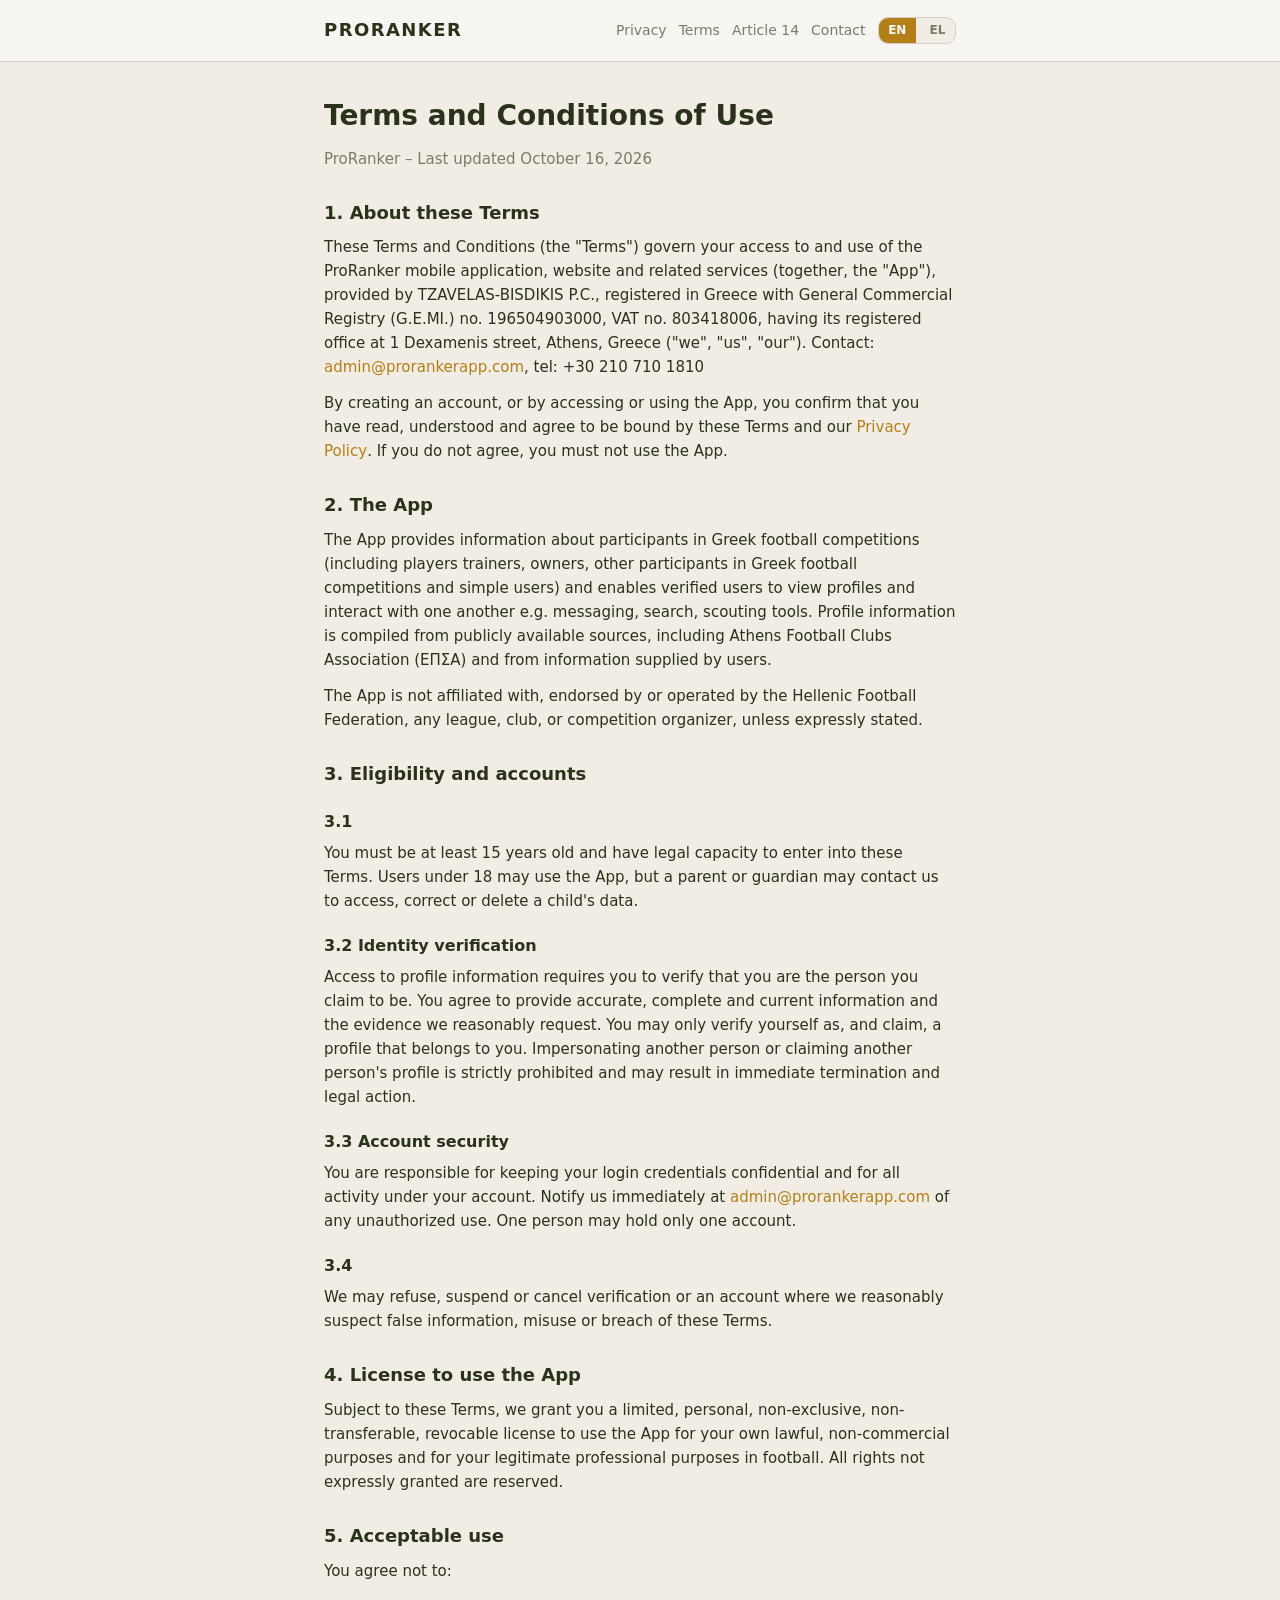
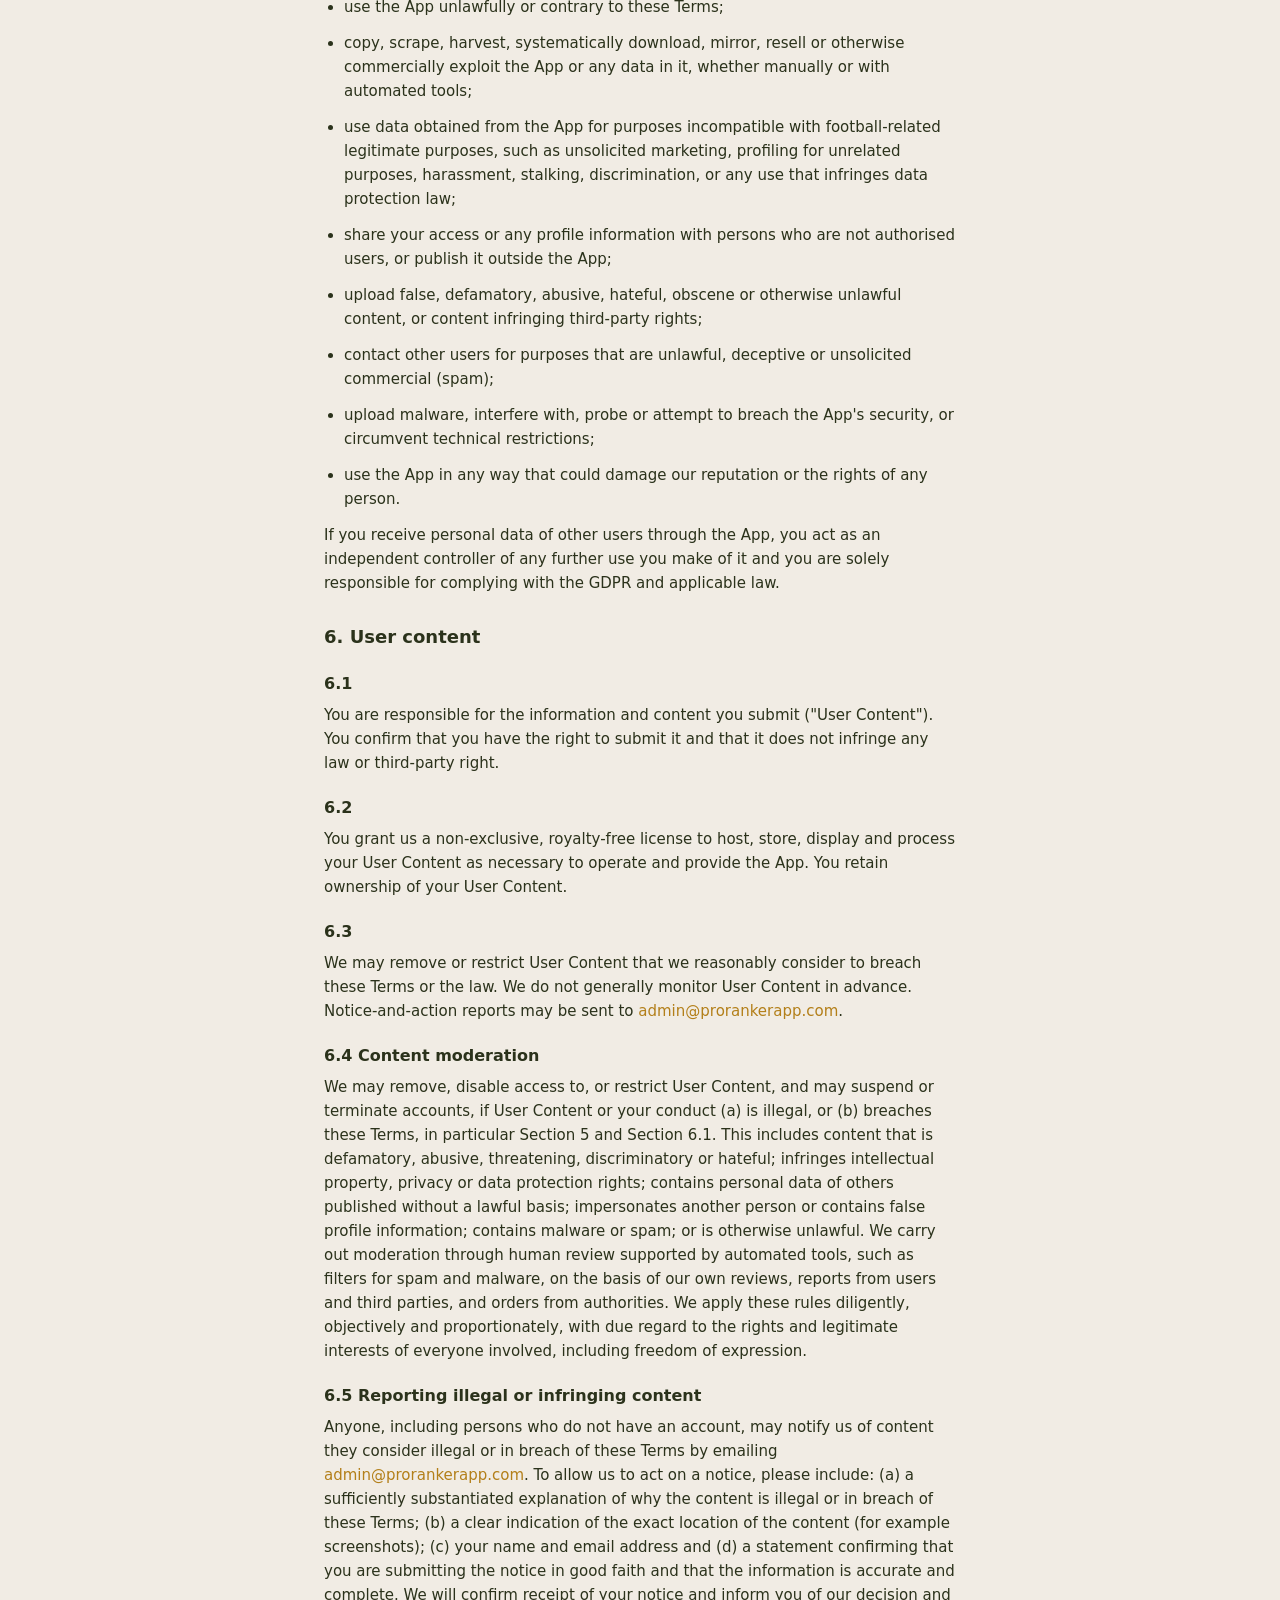
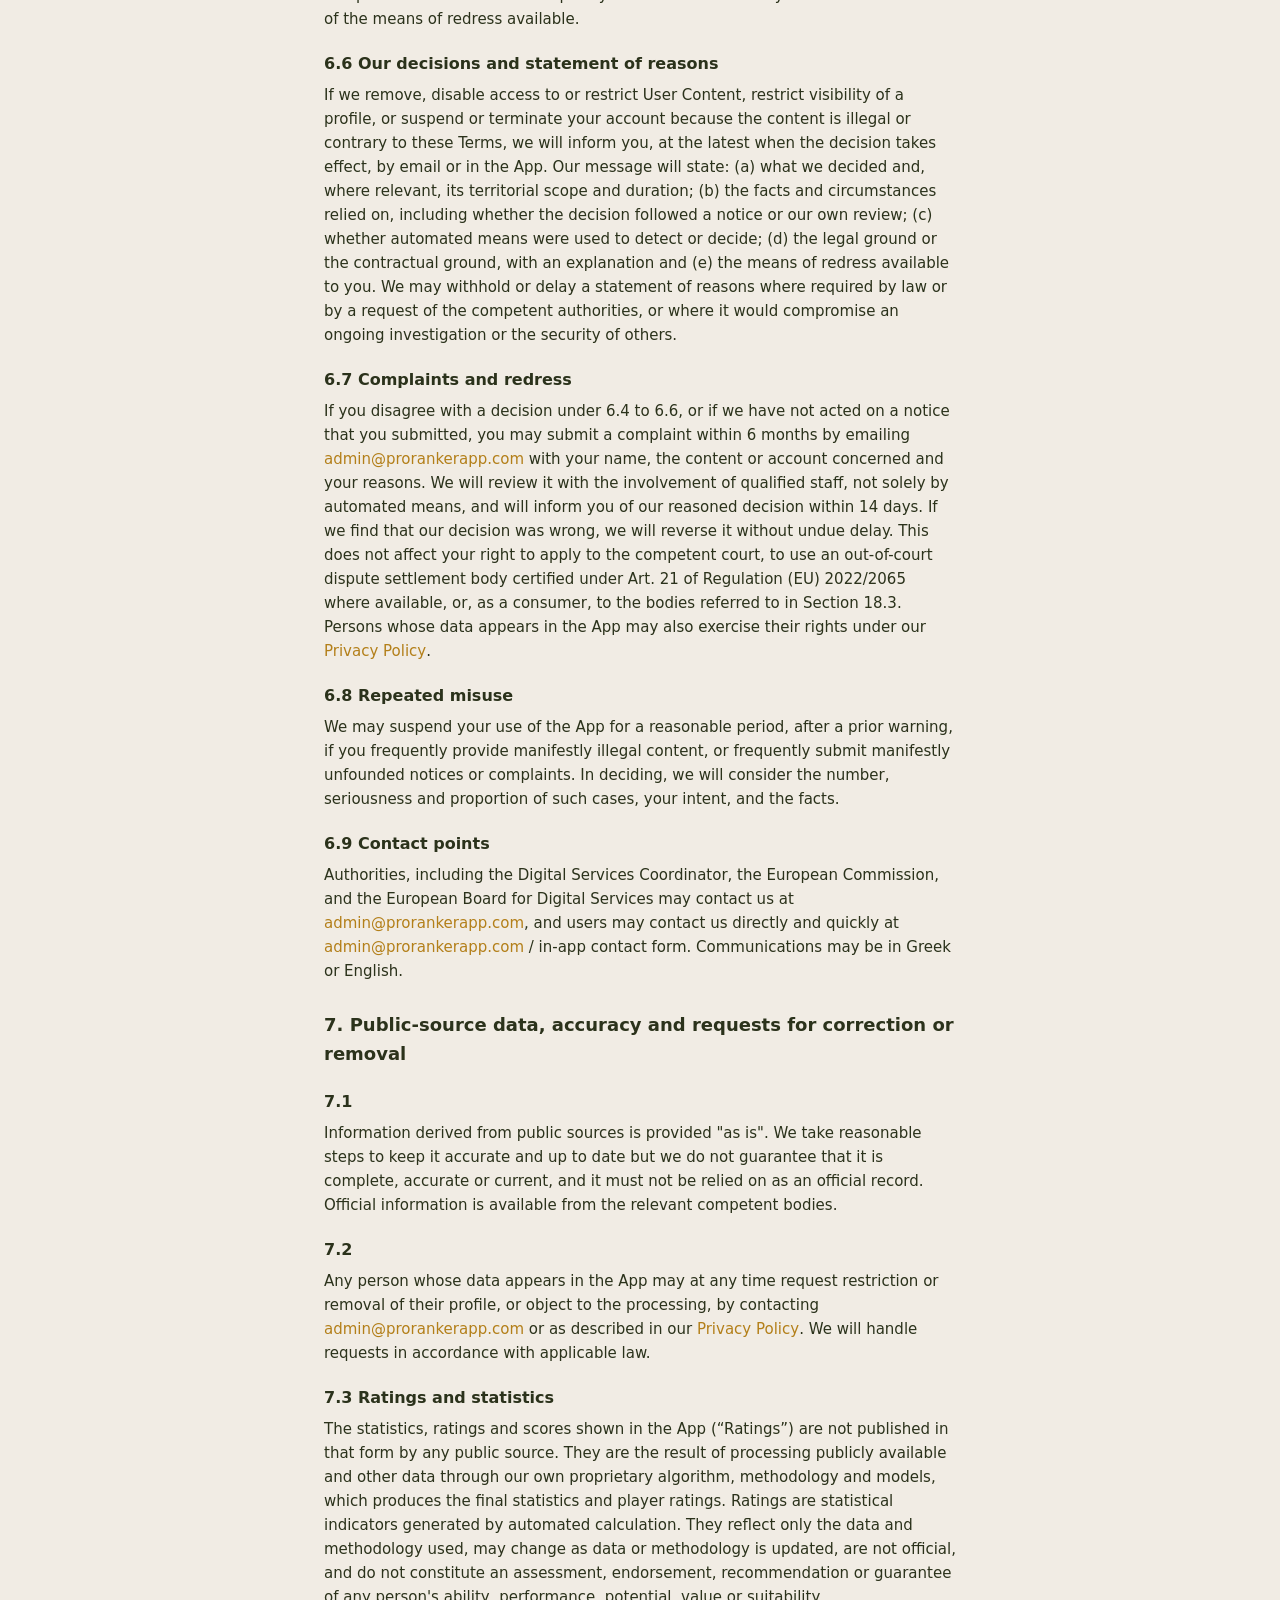
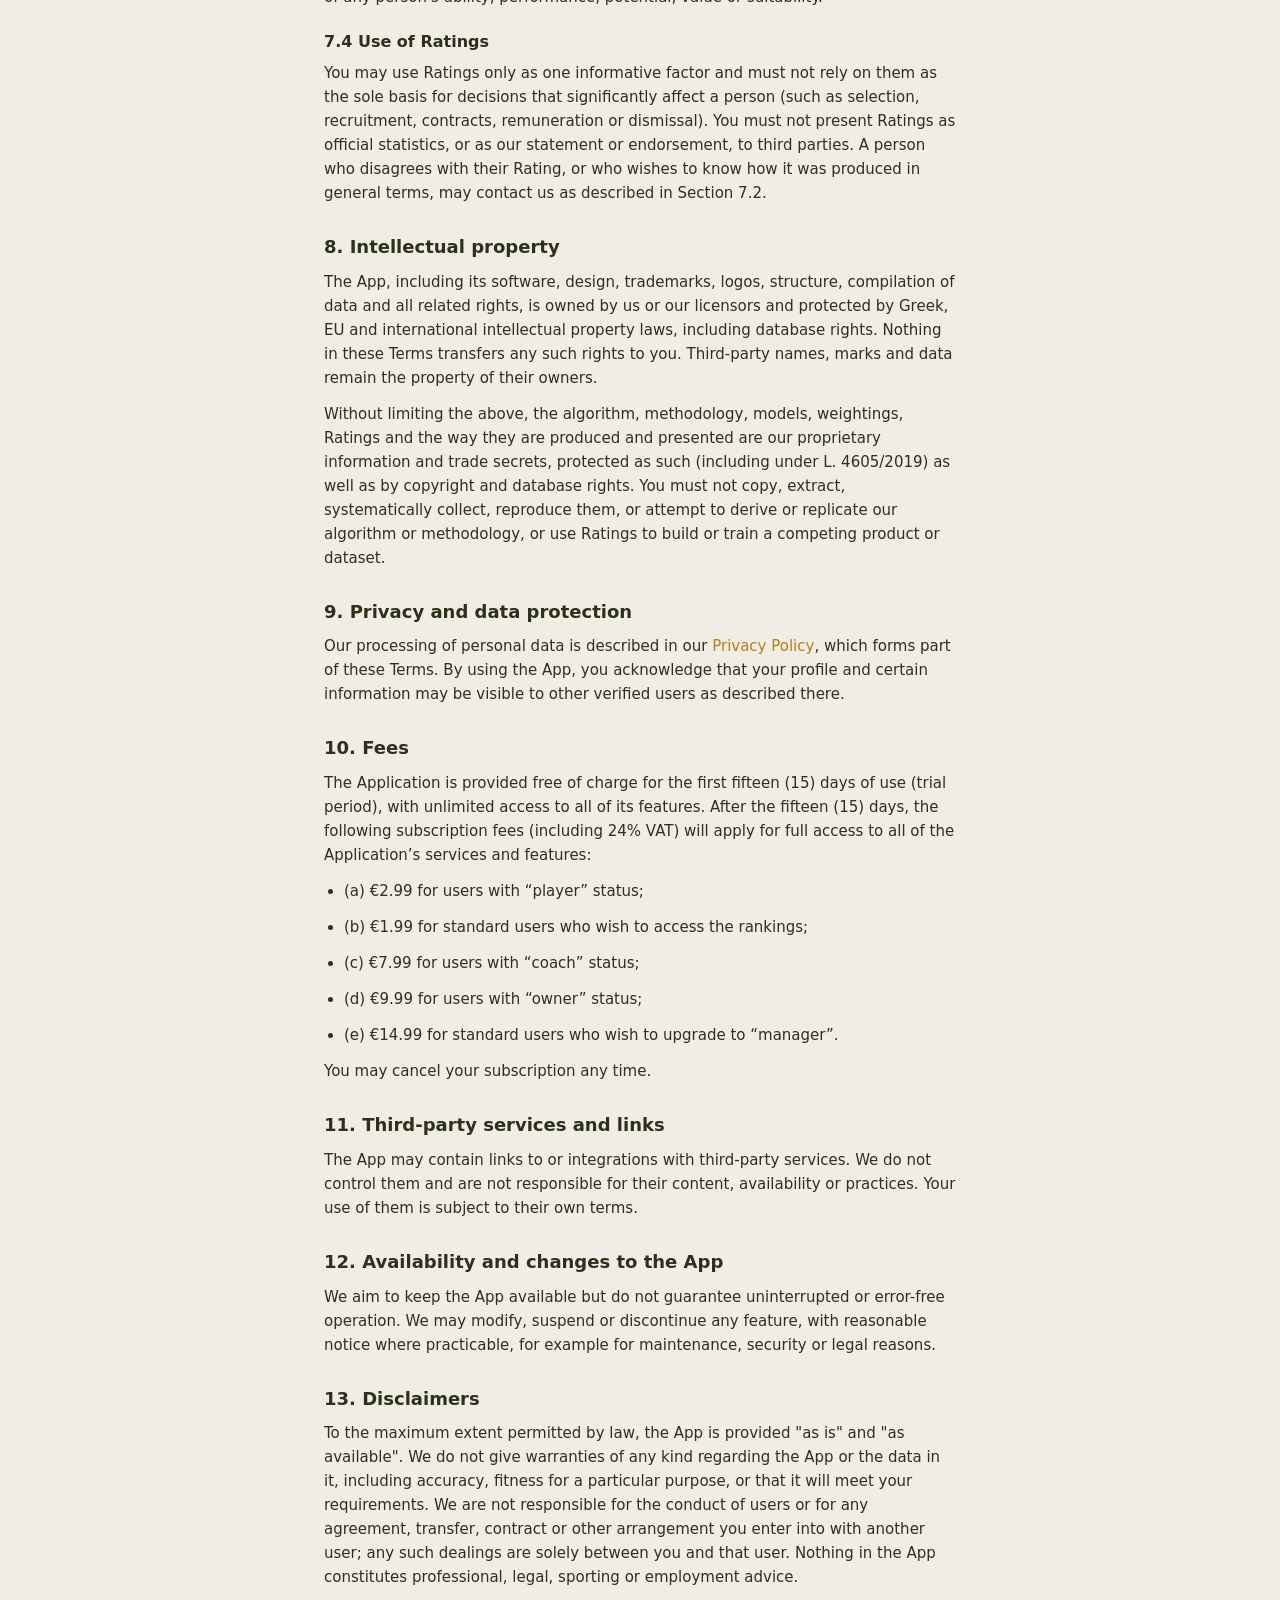
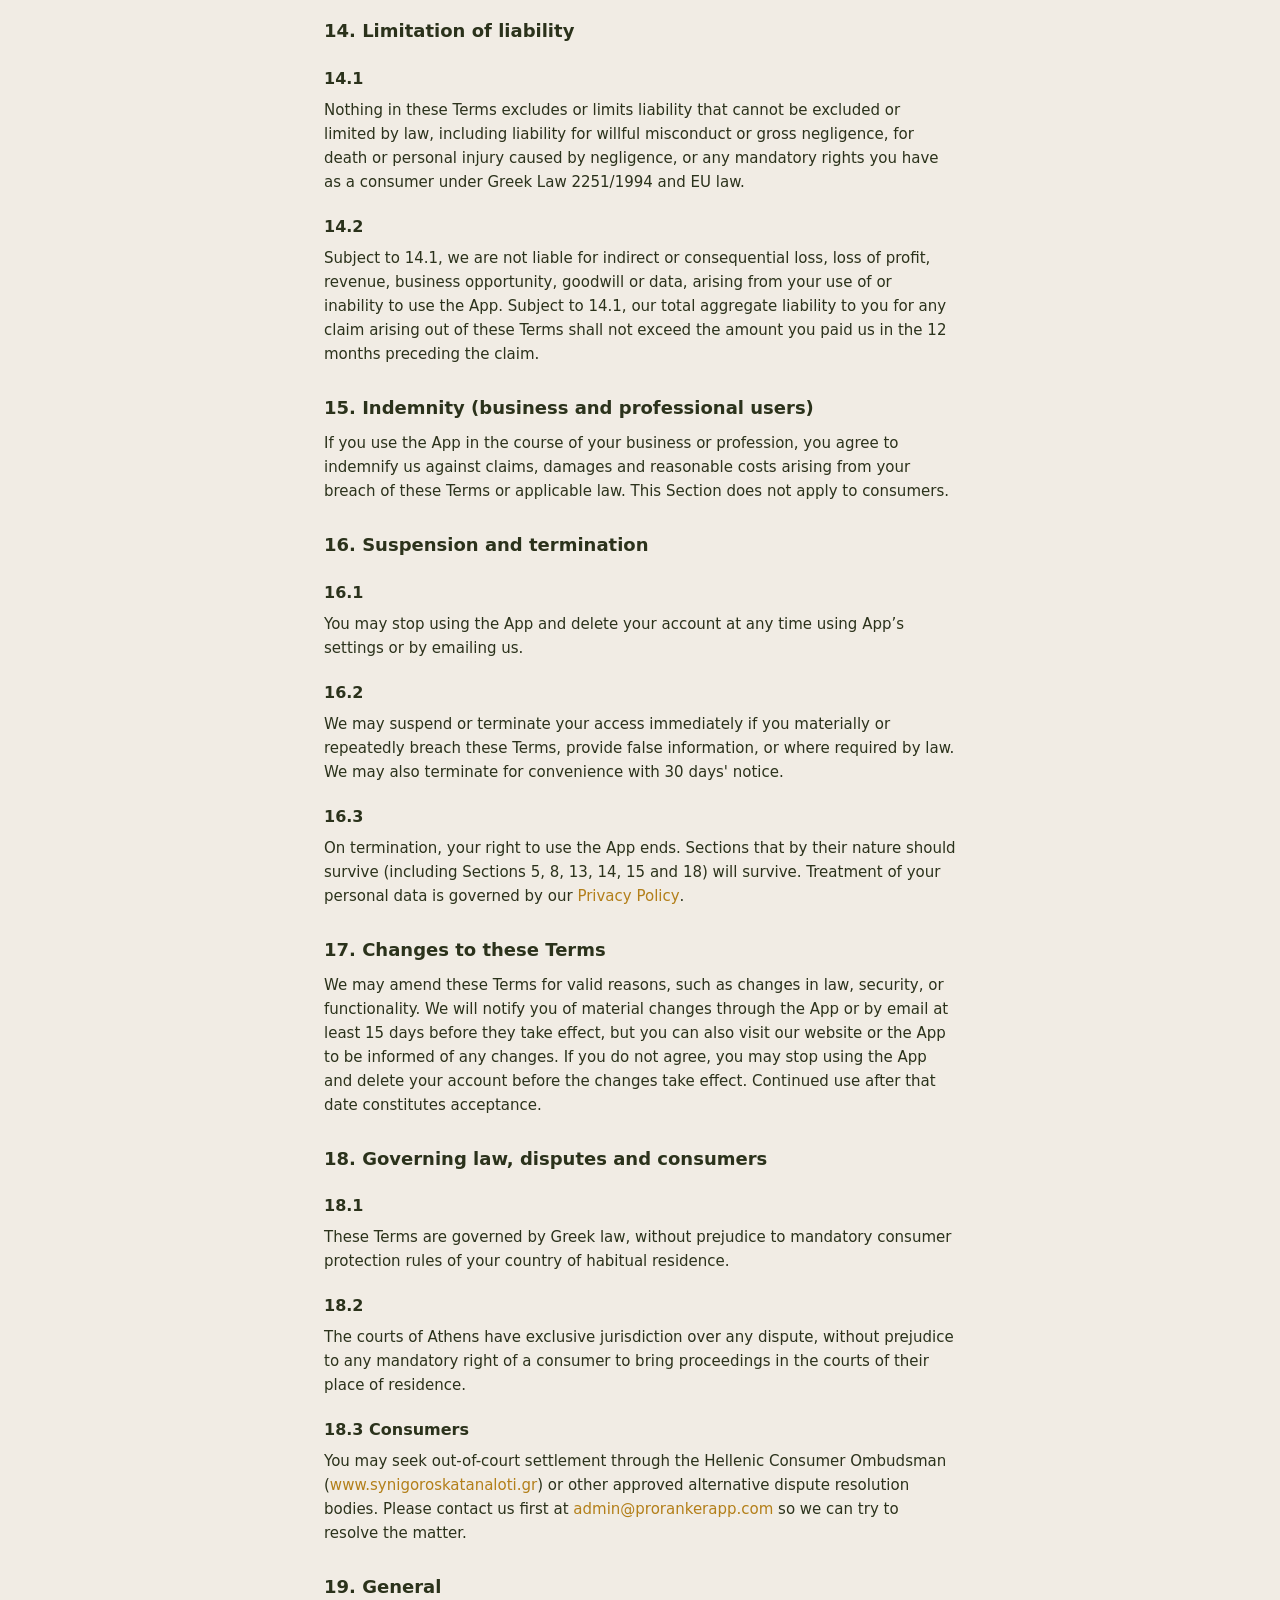
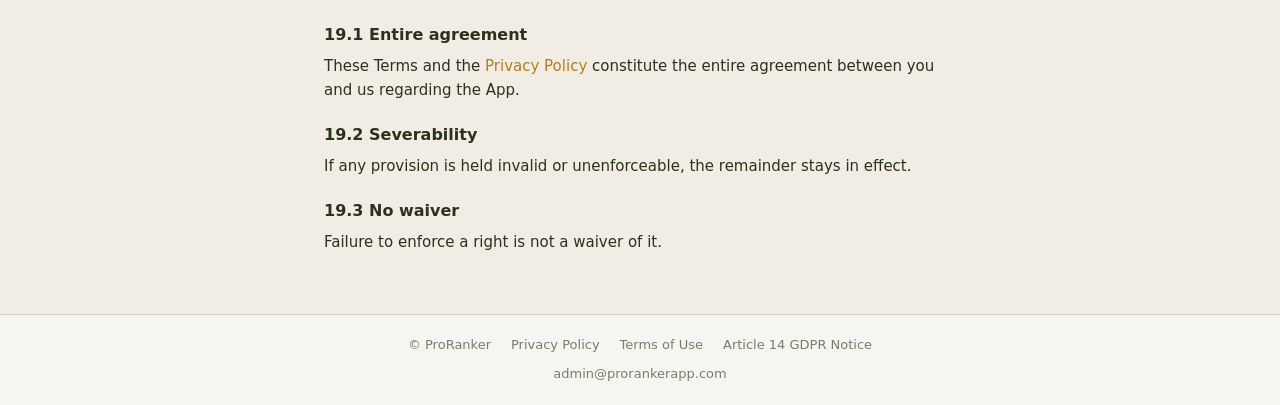
<file: terms/index.html>
<!DOCTYPE html>
<html lang="en">
  <head>
    <meta charset="utf-8" />
    <meta name="viewport" content="width=device-width, initial-scale=1" />
    <meta name="description" content="ProRanker Terms and Conditions of Use" />
    <title>Terms and Conditions of Use — ProRanker</title>
    <link rel="icon" type="image/png" href="/favicon.png" />
    <link rel="stylesheet" href="/assets/styles.css" />
    <script src="/assets/lang.js"></script>
  </head>
  <body>
    <div class="page-wrap">
      <header class="site-header">
        <div class="site-header-inner">
          <a class="wordmark" href="/">PRORANKER</a>
          <nav class="header-nav" aria-label="Site">
            <a href="/privacy">Privacy</a>
            <a href="/terms">Terms</a>
            <a href="/article-14">Article 14</a>
            <a href="mailto:admin@prorankerapp.com">Contact</a>
            <div class="lang-toggle" role="group" aria-label="Language">
              <button type="button" data-lang="en" aria-pressed="false">EN</button>
              <button type="button" data-lang="el" aria-pressed="false">EL</button>
            </div>
          </nav>
        </div>
      </header>

      <main class="legal-page">
        <div lang-block="en">
          <h1>Terms and Conditions of Use</h1>
          <p class="legal-meta">ProRanker – Last updated October 16, 2026</p>

          <h2>1. About these Terms</h2>
          <p>
            These Terms and Conditions (the &quot;Terms&quot;) govern your access to and use of the
            ProRanker mobile application, website and related services (together, the
            &quot;App&quot;), provided by TZAVELAS-BISDIKIS P.C., registered in Greece with General
            Commercial Registry (G.E.MI.) no. 196504903000, VAT no. 803418006, having its registered
            office at 1 Dexamenis street, Athens, Greece (&quot;we&quot;, &quot;us&quot;,
            &quot;our&quot;). Contact:
            <a href="mailto:admin@prorankerapp.com">admin@prorankerapp.com</a>, tel: +30 210 710
            1810
          </p>
          <p>
            By creating an account, or by accessing or using the App, you confirm that you have
            read, understood and agree to be bound by these Terms and our
            <a href="/privacy">Privacy Policy</a>. If you do not agree, you must not use the App.
          </p>

          <h2>2. The App</h2>
          <p>
            The App provides information about participants in Greek football competitions
            (including players trainers, owners, other participants in Greek football competitions
            and simple users) and enables verified users to view profiles and interact with one
            another e.g. messaging, search, scouting tools. Profile information is compiled from
            publicly available sources, including Athens Football Clubs Association (ΕΠΣΑ) and from
            information supplied by users.
          </p>
          <p>
            The App is not affiliated with, endorsed by or operated by the Hellenic Football
            Federation, any league, club, or competition organizer, unless expressly stated.
          </p>

          <h2>3. Eligibility and accounts</h2>
          <h3>3.1</h3>
          <p>
            You must be at least 15 years old and have legal capacity to enter into these Terms.
            Users under 18 may use the App, but a parent or guardian may contact us to access,
            correct or delete a child's data.
          </p>
          <h3>3.2 Identity verification</h3>
          <p>
            Access to profile information requires you to verify that you are the person you claim
            to be. You agree to provide accurate, complete and current information and the evidence
            we reasonably request. You may only verify yourself as, and claim, a profile that
            belongs to you. Impersonating another person or claiming another person's profile is
            strictly prohibited and may result in immediate termination and legal action.
          </p>
          <h3>3.3 Account security</h3>
          <p>
            You are responsible for keeping your login credentials confidential and for all activity
            under your account. Notify us immediately at
            <a href="mailto:admin@prorankerapp.com">admin@prorankerapp.com</a> of any unauthorized
            use. One person may hold only one account.
          </p>
          <h3>3.4</h3>
          <p>
            We may refuse, suspend or cancel verification or an account where we reasonably suspect
            false information, misuse or breach of these Terms.
          </p>

          <h2>4. License to use the App</h2>
          <p>
            Subject to these Terms, we grant you a limited, personal, non-exclusive,
            non-transferable, revocable license to use the App for your own lawful, non-commercial
            purposes and for your legitimate professional purposes in football. All rights not
            expressly granted are reserved.
          </p>

          <h2>5. Acceptable use</h2>
          <p>You agree not to:</p>
          <ul>
            <li>use the App unlawfully or contrary to these Terms;</li>
            <li>
              copy, scrape, harvest, systematically download, mirror, resell or otherwise
              commercially exploit the App or any data in it, whether manually or with automated
              tools;
            </li>
            <li>
              use data obtained from the App for purposes incompatible with football-related
              legitimate purposes, such as unsolicited marketing, profiling for unrelated purposes,
              harassment, stalking, discrimination, or any use that infringes data protection law;
            </li>
            <li>
              share your access or any profile information with persons who are not authorised
              users, or publish it outside the App;
            </li>
            <li>
              upload false, defamatory, abusive, hateful, obscene or otherwise unlawful content, or
              content infringing third-party rights;
            </li>
            <li>
              contact other users for purposes that are unlawful, deceptive or unsolicited
              commercial (spam);
            </li>
            <li>
              upload malware, interfere with, probe or attempt to breach the App's security, or
              circumvent technical restrictions;
            </li>
            <li>
              use the App in any way that could damage our reputation or the rights of any person.
            </li>
          </ul>
          <p>
            If you receive personal data of other users through the App, you act as an independent
            controller of any further use you make of it and you are solely responsible for
            complying with the GDPR and applicable law.
          </p>

          <h2>6. User content</h2>
          <h3>6.1</h3>
          <p>
            You are responsible for the information and content you submit (&quot;User
            Content&quot;). You confirm that you have the right to submit it and that it does not
            infringe any law or third-party right.
          </p>
          <h3>6.2</h3>
          <p>
            You grant us a non-exclusive, royalty-free license to host, store, display and process
            your User Content as necessary to operate and provide the App. You retain ownership of
            your User Content.
          </p>
          <h3>6.3</h3>
          <p>
            We may remove or restrict User Content that we reasonably consider to breach these Terms
            or the law. We do not generally monitor User Content in advance. Notice-and-action
            reports may be sent to
            <a href="mailto:admin@prorankerapp.com">admin@prorankerapp.com</a>.
          </p>
          <h3>6.4 Content moderation</h3>
          <p>
            We may remove, disable access to, or restrict User Content, and may suspend or terminate
            accounts, if User Content or your conduct (a) is illegal, or (b) breaches these Terms,
            in particular Section 5 and Section 6.1. This includes content that is defamatory,
            abusive, threatening, discriminatory or hateful; infringes intellectual property,
            privacy or data protection rights; contains personal data of others published without a
            lawful basis; impersonates another person or contains false profile information;
            contains malware or spam; or is otherwise unlawful. We carry out moderation through
            human review supported by automated tools, such as filters for spam and malware, on the
            basis of our own reviews, reports from users and third parties, and orders from
            authorities. We apply these rules diligently, objectively and proportionately, with due
            regard to the rights and legitimate interests of everyone involved, including freedom of
            expression.
          </p>
          <h3>6.5 Reporting illegal or infringing content</h3>
          <p>
            Anyone, including persons who do not have an account, may notify us of content they
            consider illegal or in breach of these Terms by emailing
            <a href="mailto:admin@prorankerapp.com">admin@prorankerapp.com</a>. To allow us to act
            on a notice, please include: (a) a sufficiently substantiated explanation of why the
            content is illegal or in breach of these Terms; (b) a clear indication of the exact
            location of the content (for example screenshots); (c) your name and email address and
            (d) a statement confirming that you are submitting the notice in good faith and that the
            information is accurate and complete. We will confirm receipt of your notice and inform
            you of our decision and of the means of redress available.
          </p>
          <h3>6.6 Our decisions and statement of reasons</h3>
          <p>
            If we remove, disable access to or restrict User Content, restrict visibility of a
            profile, or suspend or terminate your account because the content is illegal or
            contrary to these Terms, we will inform you, at the latest when the decision takes
            effect, by email or in the App. Our message will state: (a) what we decided and, where
            relevant, its territorial scope and duration; (b) the facts and circumstances relied
            on, including whether the decision followed a notice or our own review; (c) whether
            automated means were used to detect or decide; (d) the legal ground or the contractual
            ground, with an explanation and (e) the means of redress available to you. We may
            withhold or delay a statement of reasons where required by law or by a request of the
            competent authorities, or where it would compromise an ongoing investigation or the
            security of others.
          </p>
          <h3>6.7 Complaints and redress</h3>
          <p>
            If you disagree with a decision under 6.4 to 6.6, or if we have not acted on a notice
            that you submitted, you may submit a complaint within 6 months by emailing
            <a href="mailto:admin@prorankerapp.com">admin@prorankerapp.com</a> with your name, the
            content or account concerned and your reasons. We will review it with the involvement
            of qualified staff, not solely by automated means, and will inform you of our reasoned
            decision within 14 days. If we find that our decision was wrong, we will reverse it
            without undue delay. This does not affect your right to apply to the competent court, to
            use an out-of-court dispute settlement body certified under Art. 21 of Regulation (EU)
            2022/2065 where available, or, as a consumer, to the bodies referred to in Section 18.3.
            Persons whose data appears in the App may also exercise their rights under our
            <a href="/privacy">Privacy Policy</a>.
          </p>
          <h3>6.8 Repeated misuse</h3>
          <p>
            We may suspend your use of the App for a reasonable period, after a prior warning, if
            you frequently provide manifestly illegal content, or frequently submit manifestly
            unfounded notices or complaints. In deciding, we will consider the number, seriousness
            and proportion of such cases, your intent, and the facts.
          </p>
          <h3>6.9 Contact points</h3>
          <p>
            Authorities, including the Digital Services Coordinator, the European Commission, and
            the European Board for Digital Services may contact us at
            <a href="mailto:admin@prorankerapp.com">admin@prorankerapp.com</a>, and users may
            contact us directly and quickly at
            <a href="mailto:admin@prorankerapp.com">admin@prorankerapp.com</a> / in-app contact
            form. Communications may be in Greek or English.
          </p>

          <h2>7. Public-source data, accuracy and requests for correction or removal</h2>
          <h3>7.1</h3>
          <p>
            Information derived from public sources is provided &quot;as is&quot;. We take
            reasonable steps to keep it accurate and up to date but we do not guarantee that it is
            complete, accurate or current, and it must not be relied on as an official record.
            Official information is available from the relevant competent bodies.
          </p>
          <h3>7.2</h3>
          <p>
            Any person whose data appears in the App may at any time request restriction or removal
            of their profile, or object to the processing, by contacting
            <a href="mailto:admin@prorankerapp.com">admin@prorankerapp.com</a> or as described in
            our <a href="/privacy">Privacy Policy</a>. We will handle requests in accordance with
            applicable law.
          </p>
          <h3>7.3 Ratings and statistics</h3>
          <p>
            The statistics, ratings and scores shown in the App (“Ratings”) are not published in
            that form by any public source. They are the result of processing publicly available and
            other data through our own proprietary algorithm, methodology and models, which produces
            the final statistics and player ratings. Ratings are statistical indicators generated by
            automated calculation. They reflect only the data and methodology used, may change as
            data or methodology is updated, are not official, and do not constitute an assessment,
            endorsement, recommendation or guarantee of any person's ability, performance, potential,
            value or suitability.
          </p>
          <h3>7.4 Use of Ratings</h3>
          <p>
            You may use Ratings only as one informative factor and must not rely on them as the sole
            basis for decisions that significantly affect a person (such as selection, recruitment,
            contracts, remuneration or dismissal). You must not present Ratings as official
            statistics, or as our statement or endorsement, to third parties. A person who disagrees
            with their Rating, or who wishes to know how it was produced in general terms, may
            contact us as described in Section 7.2.
          </p>

          <h2>8. Intellectual property</h2>
          <p>
            The App, including its software, design, trademarks, logos, structure, compilation of
            data and all related rights, is owned by us or our licensors and protected by Greek, EU
            and international intellectual property laws, including database rights. Nothing in
            these Terms transfers any such rights to you. Third-party names, marks and data remain
            the property of their owners.
          </p>
          <p>
            Without limiting the above, the algorithm, methodology, models, weightings, Ratings and
            the way they are produced and presented are our proprietary information and trade
            secrets, protected as such (including under L. 4605/2019) as well as by copyright and
            database rights. You must not copy, extract, systematically collect, reproduce them, or
            attempt to derive or replicate our algorithm or methodology, or use Ratings to build or
            train a competing product or dataset.
          </p>

          <h2>9. Privacy and data protection</h2>
          <p>
            Our processing of personal data is described in our <a href="/privacy">Privacy Policy</a>,
            which forms part of these Terms. By using the App, you acknowledge that your profile and
            certain information may be visible to other verified users as described there.
          </p>

          <h2>10. Fees</h2>
          <p>
            The Application is provided free of charge for the first fifteen (15) days of use (trial
            period), with unlimited access to all of its features. After the fifteen (15) days, the
            following subscription fees (including 24% VAT) will apply for full access to all of the
            Application’s services and features:
          </p>
          <ul>
            <li>(a) €2.99 for users with “player” status;</li>
            <li>(b) €1.99 for standard users who wish to access the rankings;</li>
            <li>(c) €7.99 for users with “coach” status;</li>
            <li>(d) €9.99 for users with “owner” status;</li>
            <li>(e) €14.99 for standard users who wish to upgrade to “manager”.</li>
          </ul>
          <p>You may cancel your subscription any time.</p>

          <h2>11. Third-party services and links</h2>
          <p>
            The App may contain links to or integrations with third-party services. We do not
            control them and are not responsible for their content, availability or practices. Your
            use of them is subject to their own terms.
          </p>

          <h2>12. Availability and changes to the App</h2>
          <p>
            We aim to keep the App available but do not guarantee uninterrupted or error-free
            operation. We may modify, suspend or discontinue any feature, with reasonable notice
            where practicable, for example for maintenance, security or legal reasons.
          </p>

          <h2>13. Disclaimers</h2>
          <p>
            To the maximum extent permitted by law, the App is provided &quot;as is&quot; and
            &quot;as available&quot;. We do not give warranties of any kind regarding the App or the
            data in it, including accuracy, fitness for a particular purpose, or that it will meet
            your requirements. We are not responsible for the conduct of users or for any agreement,
            transfer, contract or other arrangement you enter into with another user; any such
            dealings are solely between you and that user. Nothing in the App constitutes
            professional, legal, sporting or employment advice.
          </p>

          <h2>14. Limitation of liability</h2>
          <h3>14.1</h3>
          <p>
            Nothing in these Terms excludes or limits liability that cannot be excluded or limited
            by law, including liability for willful misconduct or gross negligence, for death or
            personal injury caused by negligence, or any mandatory rights you have as a consumer
            under Greek Law 2251/1994 and EU law.
          </p>
          <h3>14.2</h3>
          <p>
            Subject to 14.1, we are not liable for indirect or consequential loss, loss of profit,
            revenue, business opportunity, goodwill or data, arising from your use of or inability
            to use the App. Subject to 14.1, our total aggregate liability to you for any claim
            arising out of these Terms shall not exceed the amount you paid us in the 12 months
            preceding the claim.
          </p>

          <h2>15. Indemnity (business and professional users)</h2>
          <p>
            If you use the App in the course of your business or profession, you agree to indemnify
            us against claims, damages and reasonable costs arising from your breach of these Terms
            or applicable law. This Section does not apply to consumers.
          </p>

          <h2>16. Suspension and termination</h2>
          <h3>16.1</h3>
          <p>
            You may stop using the App and delete your account at any time using App’s settings or
            by emailing us.
          </p>
          <h3>16.2</h3>
          <p>
            We may suspend or terminate your access immediately if you materially or repeatedly
            breach these Terms, provide false information, or where required by law. We may also
            terminate for convenience with 30 days' notice.
          </p>
          <h3>16.3</h3>
          <p>
            On termination, your right to use the App ends. Sections that by their nature should
            survive (including Sections 5, 8, 13, 14, 15 and 18) will survive. Treatment of your
            personal data is governed by our <a href="/privacy">Privacy Policy</a>.
          </p>

          <h2>17. Changes to these Terms</h2>
          <p>
            We may amend these Terms for valid reasons, such as changes in law, security, or
            functionality. We will notify you of material changes through the App or by email at
            least 15 days before they take effect, but you can also visit our website or the App to
            be informed of any changes. If you do not agree, you may stop using the App and delete
            your account before the changes take effect. Continued use after that date constitutes
            acceptance.
          </p>

          <h2>18. Governing law, disputes and consumers</h2>
          <h3>18.1</h3>
          <p>
            These Terms are governed by Greek law, without prejudice to mandatory consumer
            protection rules of your country of habitual residence.
          </p>
          <h3>18.2</h3>
          <p>
            The courts of Athens have exclusive jurisdiction over any dispute, without prejudice to
            any mandatory right of a consumer to bring proceedings in the courts of their place of
            residence.
          </p>
          <h3>18.3 Consumers</h3>
          <p>
            You may seek out-of-court settlement through the Hellenic Consumer Ombudsman
            (<a href="https://www.synigoroskatanaloti.gr">www.synigoroskatanaloti.gr</a>) or other
            approved alternative dispute resolution bodies. Please contact us first at
            <a href="mailto:admin@prorankerapp.com">admin@prorankerapp.com</a> so we can try to
            resolve the matter.
          </p>

          <h2>19. General</h2>
          <h3>19.1 Entire agreement</h3>
          <p>
            These Terms and the <a href="/privacy">Privacy Policy</a> constitute the entire
            agreement between you and us regarding the App.
          </p>
          <h3>19.2 Severability</h3>
          <p>
            If any provision is held invalid or unenforceable, the remainder stays in effect.
          </p>
          <h3>19.3 No waiver</h3>
          <p>Failure to enforce a right is not a waiver of it.</p>
        </div>

        <div lang-block="el">
          <h1>Όροι και Προϋποθέσεις Χρήσης</h1>
          <p class="legal-meta">ProRanker – Τελευταία ενημέρωση 16 Οκτωβρίου 2026</p>

          <h2>1. Σχετικά με τους παρόντες Όρους</h2>
          <p>
            Οι παρόντες Όροι και Προϋποθέσεις (οι «Όροι») διέπουν την πρόσβασή σας και τη χρήση της
            mobile εφαρμογής, του ιστότοπου και των σχετικών υπηρεσιών ProRanker (από κοινού, η
            «Εφαρμογή»), που παρέχονται από την εταιρεία TZAVELAS-BISDIKIS P.C., εγγεγραμμένη στην
            Ελλάδα στο Γενικό Εμπορικό Μητρώο (Γ.Ε.ΜΗ.) με αριθμό 196504903000, ΑΦΜ 803418006, με
            έδρα επί της οδού Δεξαμενής 1, Αθήνα, Ελλάδα («εμείς», «εμάς» ή «μας»). Επικοινωνία:
            <a href="mailto:admin@prorankerapp.com">admin@prorankerapp.com</a>, τηλ.: +30 210 710
            1810
          </p>
          <p>
            Με τη δημιουργία λογαριασμού ή με την πρόσβαση ή χρήση της Εφαρμογής επιβεβαιώνετε ότι
            έχετε διαβάσει, κατανοήσει και αποδεχθεί να δεσμεύεστε από τους παρόντες Όρους και την
            <a href="/privacy">Πολιτική Απορρήτου</a> μας. Εάν δεν συμφωνείτε, δεν επιτρέπεται να
            χρησιμοποιείτε την Εφαρμογή.
          </p>

          <h2>2. Η Εφαρμογή</h2>
          <p>
            Η Εφαρμογή παρέχει πληροφορίες για συμμετέχοντες στις ελληνικές ποδοσφαιρικές
            διοργανώσεις (συμπεριλαμβανομένων παικτών, προπονητών, ιδιοκτητών, άλλων συμμετεχόντων
            στις ελληνικές ποδοσφαιρικές διοργανώσεις και απλών χρηστών) και επιτρέπει σε
            επαληθευμένους χρήστες να βλέπουν προφίλ και να αλληλεπιδρούν μεταξύ τους, π.χ. μέσω
            ανταλλαγής μηνυμάτων, αναζήτησης και εργαλείων scouting. Οι πληροφορίες προφίλ
            συντάσσονται από δημόσια διαθέσιμες πηγές, μεταξύ των οποίων η Ένωση Ποδοσφαιρικών
            Σωματείων Αθηνών (ΕΠΣΑ) και από πληροφορίες που παρέχουν οι χρήστες.
          </p>
          <p>
            Η Εφαρμογή δεν συνδέεται με, δεν εγκρίνεται και δεν λειτουργεί από την Ελληνική
            Ποδοσφαιρική Ομοσπονδία, οποιοδήποτε πρωτάθλημα, σύλλογο ή διοργανωτή διοργάνωσης, εκτός
            εάν δηλώνεται ρητά.
          </p>

          <h2>3. Επιλεξιμότητα και λογαριασμοί</h2>
          <h3>3.1</h3>
          <p>
            Πρέπει να είστε τουλάχιστον 15 ετών και να έχετε δικαιοπρακτική ικανότητα για να
            συμβληθείτε με τους παρόντες Όρους. Χρήστες κάτω των 18 ετών μπορούν να χρησιμοποιούν
            την Εφαρμογή, ωστόσο ο γονέας ή ο κηδεμόνας μπορεί να επικοινωνήσει μαζί μας για να
            ζητήσει πρόσβαση, διόρθωση ή διαγραφή των δεδομένων ενός ανηλίκου.
          </p>
          <h3>3.2 Επαλήθευση ταυτότητας</h3>
          <p>
            Η πρόσβαση στις πληροφορίες προφίλ απαιτεί να επαληθεύσετε ότι είστε το πρόσωπο που
            δηλώνετε. Συμφωνείτε να παρέχετε ακριβείς, πλήρεις και επικαιροποιημένες πληροφορίες και
            τα αποδεικτικά στοιχεία που εύλογα ζητούμε. Μπορείτε να επαληθεύσετε την ταυτότητά σας
            ως, και να διεκδικήσετε, μόνο προφίλ που σας ανήκει. Η πλαστοπροσωπία ή η διεκδίκηση του
            προφίλ άλλου προσώπου απαγορεύεται αυστηρά και μπορεί να οδηγήσει σε άμεσο τερματισμό
            και νομικές ενέργειες.
          </p>
          <h3>3.3 Ασφάλεια λογαριασμού</h3>
          <p>
            Είστε υπεύθυνοι για την εμπιστευτικότητα των διαπιστευτηρίων σύνδεσής σας και για κάθε
            δραστηριότητα στο πλαίσιο του λογαριασμού σας. Ειδοποιήστε μας αμέσως στη διεύθυνση
            <a href="mailto:admin@prorankerapp.com">admin@prorankerapp.com</a> για οποιαδήποτε μη
            εξουσιοδοτημένη χρήση. Ένα πρόσωπο μπορεί να διατηρεί μόνο έναν λογαριασμό.
          </p>
          <h3>3.4</h3>
          <p>
            Μπορούμε να αρνηθούμε, να αναστείλουμε ή να ακυρώσουμε την επαλήθευση ή έναν λογαριασμό
            όταν εύλογα υποπτευόμαστε ψευδείς πληροφορίες, κατάχρηση ή παράβαση των παρόντων Όρων.
          </p>

          <h2>4. Άδεια χρήσης της Εφαρμογής</h2>
          <p>
            Με την επιφύλαξη των παρόντων Όρων, σας παραχωρούμε περιορισμένη, προσωπική, μη
            αποκλειστική, μη μεταβιβάσιμη και ανακλητή άδεια χρήσης της Εφαρμογής για τους δικούς
            σας νόμιμους, μη εμπορικούς σκοπούς και για τους θεμιτούς επαγγελματικούς σας σκοπούς
            στο ποδόσφαιρο. Όλα τα δικαιώματα που δεν παραχωρούνται ρητά επιφυλάσσονται.
          </p>

          <h2>5. Αποδεκτή χρήση</h2>
          <p>Συμφωνείτε να μην:</p>
          <ul>
            <li>χρησιμοποιείτε την Εφαρμογή παράνομα ή κατά παράβαση των παρόντων Όρων·</li>
            <li>
              αντιγράφετε, κάνετε scraping, συλλέγετε, κατεβάζετε συστηματικά, αναπαράγετε
              (mirror), μεταπωλείτε ή με άλλο τρόπο εκμεταλλεύεστε εμπορικά την Εφαρμογή ή τυχόν
              δεδομένα της, είτε χειροκίνητα είτε με αυτοματοποιημένα εργαλεία·
            </li>
            <li>
              χρησιμοποιείτε δεδομένα που αποκτήθηκαν από την Εφαρμογή για σκοπούς ασύμβατους με
              τους θεμιτούς σκοπούς που σχετίζονται με το ποδόσφαιρο, όπως η ανεπιθύμητη εμπορική
              προώθηση, η κατάρτιση προφίλ για άσχετους σκοπούς, η παρενόχληση, η καταδίωξη
              (stalking), η διάκριση ή οποιαδήποτε χρήση που παραβιάζει τη νομοθεσία προστασίας
              δεδομένων·
            </li>
            <li>
              κοινοποιείτε την πρόσβασή σας ή οποιαδήποτε πληροφορία προφίλ σε πρόσωπα που δεν είναι
              εξουσιοδοτημένοι χρήστες, ή τη δημοσιεύετε εκτός της Εφαρμογής·
            </li>
            <li>
              αναρτάτε ψευδές, δυσφημιστικό, καταχρηστικό, μισαλλόδοξο, άσεμνο ή άλλως παράνομο
              περιεχόμενο ή περιεχόμενο που παραβιάζει δικαιώματα τρίτων·
            </li>
            <li>
              επικοινωνείτε με άλλους χρήστες για σκοπούς παράνομους, παραπλανητικούς ή για
              ανεπιθύμητη εμπορική επικοινωνία (spam)·
            </li>
            <li>
              αναρτάτε κακόβουλο λογισμικό (malware), παρεμβαίνετε στην ασφάλεια της Εφαρμογής, την
              ελέγχετε με σκοπό παραβίαση ή επιχειρείτε να την παραβιάσετε, ή παρακάμπτετε τεχνικούς
              περιορισμούς·
            </li>
            <li>
              χρησιμοποιείτε την Εφαρμογή με οποιονδήποτε τρόπο που θα μπορούσε να βλάψει τη φήμη
              μας ή τα δικαιώματα οποιουδήποτε προσώπου.
            </li>
          </ul>
          <p>
            Εάν λαμβάνετε μέσω της Εφαρμογής δεδομένα προσωπικού χαρακτήρα άλλων χρηστών, ενεργείτε
            ως ανεξάρτητος υπεύθυνος επεξεργασίας για κάθε περαιτέρω χρήση που κάνετε και είστε
            αποκλειστικά υπεύθυνοι για τη συμμόρφωση με τον GDPR και την εφαρμοστέα νομοθεσία.
          </p>

          <h2>6. Περιεχόμενο Χρήστη</h2>
          <h3>6.1</h3>
          <p>
            Είστε υπεύθυνοι για τις πληροφορίες και το περιεχόμενο που υποβάλλετε (το «Περιεχόμενο
            Χρήστη»). Επιβεβαιώνετε ότι έχετε το δικαίωμα να το υποβάλετε και ότι δεν παραβιάζει
            κανένα νόμο ή δικαίωμα τρίτου.
          </p>
          <h3>6.2</h3>
          <p>
            Μας παραχωρείτε μη αποκλειστική, ατελή άδεια φιλοξενίας, αποθήκευσης, εμφάνισης και
            επεξεργασίας του Περιεχομένου Χρήστη, στον βαθμό που είναι αναγκαίος για τη λειτουργία
            και την παροχή της Εφαρμογής. Διατηρείτε την κυριότητα του Περιεχομένου Χρήστη.
          </p>
          <h3>6.3</h3>
          <p>
            Μπορούμε να αφαιρέσουμε ή να περιορίσουμε Περιεχόμενο Χρήστη που εύλογα θεωρούμε ότι
            παραβιάζει τους παρόντες Όρους ή τον νόμο. Γενικά δεν παρακολουθούμε εκ των προτέρων το
            Περιεχόμενο Χρήστη. Αναφορές κοινοποίησης και δράσης μπορούν να αποστέλλονται στη
            διεύθυνση <a href="mailto:admin@prorankerapp.com">admin@prorankerapp.com</a>.
          </p>
          <h3>6.4 Συντονισμός περιεχομένου (content moderation)</h3>
          <p>
            Μπορούμε να αφαιρούμε, να απενεργοποιούμε την πρόσβαση ή να περιορίζουμε Περιεχόμενο
            Χρήστη και να αναστέλλουμε ή να τερματίζουμε λογαριασμούς, εάν το Περιεχόμενο Χρήστη ή η
            συμπεριφορά σας (α) είναι παράνομο ή (β) παραβιάζει τους παρόντες Όρους, ιδίως την
            Ενότητα 5 και την Ενότητα 6.1. Αυτό περιλαμβάνει περιεχόμενο που είναι δυσφημιστικό,
            καταχρηστικό, απειλητικό, εισάγει διακρίσεις ή είναι μισαλλόδοξο· παραβιάζει δικαιώματα
            διανοητικής ιδιοκτησίας, ιδιωτικής ζωής ή προστασίας δεδομένων· περιέχει δεδομένα
            προσωπικού χαρακτήρα τρίτων που δημοσιεύθηκαν χωρίς νόμιμη βάση· προσποιείται άλλο
            πρόσωπο ή περιέχει ψευδείς πληροφορίες προφίλ· περιέχει malware ή spam· ή είναι άλλως
            παράνομο. Ο συντονισμός πραγματοποιείται μέσω ανθρώπινης αξιολόγησης με τη βοήθεια
            αυτοματοποιημένων εργαλείων, όπως φίλτρα για spam και malware, με βάση τις δικές μας
            αξιολογήσεις, αναφορές χρηστών και τρίτων και εντολές αρχών. Εφαρμόζουμε τους κανόνες
            αυτούς με επιμέλεια, αντικειμενικότητα και αναλογικότητα, λαμβάνοντας δεόντως υπόψη τα
            δικαιώματα και τα έννομα συμφέροντα όλων των εμπλεκομένων, συμπεριλαμβανομένης της
            ελευθερίας έκφρασης.
          </p>
          <h3>6.5 Αναφορά παράνομου ή παραβατικού περιεχομένου</h3>
          <p>
            Οποιοσδήποτε, συμπεριλαμβανομένων προσώπων που δεν διαθέτουν λογαριασμό, μπορεί να μας
            ειδοποιεί για περιεχόμενο που θεωρεί παράνομο ή αντίθετο προς τους παρόντες Όρους,
            αποστέλλοντας email στη διεύθυνση
            <a href="mailto:admin@prorankerapp.com">admin@prorankerapp.com</a>. Για να μπορέσουμε να
            ενεργήσουμε επί μιας ειδοποίησης, παρακαλούμε συμπεριλάβετε: (α) επαρκώς τεκμηριωμένη
            εξήγηση του λόγου για τον οποίο το περιεχόμενο είναι παράνομο ή αντίθετο προς τους
            παρόντες Όρους· (β) σαφή ένδειξη της ακριβούς θέσης του περιεχομένου (για παράδειγμα
            στιγμιότυπα οθόνης)· (γ) το όνομα και τη διεύθυνση email σας και (δ) δήλωση με την οποία
            επιβεβαιώνετε ότι υποβάλλετε την ειδοποίηση καλή τη πίστει και ότι οι πληροφορίες είναι
            ακριβείς και πλήρεις. Θα επιβεβαιώσουμε την παραλαβή της ειδοποίησής σας και θα σας
            ενημερώσουμε για την απόφασή μας και για τα διαθέσιμα μέσα προσφυγής.
          </p>
          <h3>6.6 Οι αποφάσεις μας και η αιτιολόγησή τους</h3>
          <p>
            Εάν αφαιρέσουμε, απενεργοποιήσουμε την πρόσβαση ή περιορίσουμε Περιεχόμενο Χρήστη,
            περιορίσουμε την ορατότητα ενός προφίλ ή αναστείλουμε ή τερματίσουμε τον λογαριασμό σας
            επειδή το περιεχόμενο είναι παράνομο ή αντίθετο προς τους παρόντες Όρους, θα σας
            ενημερώσουμε, το αργότερο όταν η απόφαση παράγει αποτελέσματα, μέσω email ή εντός της
            Εφαρμογής. Το μήνυμά μας θα αναφέρει: (α) τι αποφασίσαμε και, κατά περίπτωση, την
            εδαφική εμβέλεια και τη διάρκεια της απόφασης· (β) τα πραγματικά περιστατικά και τις
            περιστάσεις στις οποίες βασιστήκαμε, συμπεριλαμβανομένου του κατά πόσον η απόφαση
            ακολούθησε ειδοποίηση ή δική μας αξιολόγηση· (γ) κατά πόσον χρησιμοποιήθηκαν
            αυτοματοποιημένα μέσα για τον εντοπισμό ή τη λήψη της απόφασης· (δ) τη νομική ή τη
            συμβατική βάση, με επεξήγηση, και (ε) τα διαθέσιμα μέσα προσφυγής. Μπορούμε να
            παραλείψουμε ή να καθυστερήσουμε την αιτιολόγηση όταν το απαιτεί ο νόμος ή αίτημα των
            αρμόδιων αρχών, ή όταν θα έθετε σε κίνδυνο εν εξελίξει έρευνα ή την ασφάλεια τρίτων.
          </p>
          <h3>6.7 Καταγγελίες και προσφυγή</h3>
          <p>
            Εάν διαφωνείτε με απόφαση βάσει των 6.4 έως 6.6 ή εάν δεν έχουμε ενεργήσει επί
            ειδοποίησης που υποβάλατε, μπορείτε να υποβάλετε καταγγελία εντός 6 μηνών αποστέλλοντας
            email στη διεύθυνση
            <a href="mailto:admin@prorankerapp.com">admin@prorankerapp.com</a> με το όνομά σας, το
            περιεχόμενο ή τον λογαριασμό που αφορά και τους λόγους σας. Θα την εξετάσουμε με τη
            συμμετοχή εξειδικευμένου προσωπικού, όχι αποκλειστικά με αυτοματοποιημένα μέσα, και θα
            σας ενημερώσουμε για την αιτιολογημένη απόφασή μας εντός 14 ημερών. Εάν διαπιστώσουμε
            ότι η απόφασή μας ήταν εσφαλμένη, θα την ανακαλέσουμε χωρίς αδικαιολόγητη καθυστέρηση.
            Τούτο δεν θίγει το δικαίωμά σας να προσφύγετε στο αρμόδιο δικαστήριο, να απευθυνθείτε σε
            φορέα εξωδικαστικής επίλυσης διαφορών που έχει πιστοποιηθεί δυνάμει του άρθρου 21 του
            Κανονισμού (ΕΕ) 2022/2065, όπου είναι διαθέσιμος, ή, ως καταναλωτής, στους φορείς που
            αναφέρονται στην Ενότητα 18.3. Πρόσωπα των οποίων τα δεδομένα εμφανίζονται στην
            Εφαρμογή μπορούν επίσης να ασκούν τα δικαιώματά τους σύμφωνα με την
            <a href="/privacy">Πολιτική Απορρήτου</a> μας.
          </p>
          <h3>6.8 Επαναλαμβανόμενη κατάχρηση</h3>
          <p>
            Μπορούμε να αναστείλουμε τη χρήση της Εφαρμογής από εσάς για εύλογο χρονικό διάστημα,
            μετά από προηγούμενη προειδοποίηση, εάν παρέχετε συχνά προδήλως παράνομο περιεχόμενο ή
            υποβάλλετε συχνά προδήλως αβάσιμες ειδοποιήσεις ή καταγγελίες. Για την απόφασή μας θα
            λαμβάνουμε υπόψη τον αριθμό, τη σοβαρότητα και την αναλογία των περιπτώσεων αυτών, την
            πρόθεσή σας και τα πραγματικά περιστατικά.
          </p>
          <h3>6.9 Σημεία επικοινωνίας</h3>
          <p>
            Οι αρχές, συμπεριλαμβανομένων του Συντονιστή Ψηφιακών Υπηρεσιών, της Ευρωπαϊκής
            Επιτροπής και του Ευρωπαϊκού Συμβουλίου Ψηφιακών Υπηρεσιών, μπορούν να επικοινωνούν
            μαζί μας στη διεύθυνση
            <a href="mailto:admin@prorankerapp.com">admin@prorankerapp.com</a>, και οι χρήστες
            μπορούν να επικοινωνούν μαζί μας άμεσα και γρήγορα στη διεύθυνση
            <a href="mailto:admin@prorankerapp.com">admin@prorankerapp.com</a> / μέσω της φόρμας
            επικοινωνίας εντός της Εφαρμογής. Η επικοινωνία μπορεί να γίνεται στα ελληνικά ή στα
            αγγλικά.
          </p>

          <h2>7. Δεδομένα δημόσιων πηγών, ακρίβεια και αιτήματα διόρθωσης ή διαγραφής</h2>
          <h3>7.1</h3>
          <p>
            Οι πληροφορίες που προέρχονται από δημόσιες πηγές παρέχονται «ως έχουν». Λαμβάνουμε
            εύλογα μέτρα ώστε να είναι ακριβείς και επίκαιρες, αλλά δεν εγγυόμαστε ότι είναι
            πλήρεις, ακριβείς ή επίκαιρες και δεν πρέπει να στηρίζεται κανείς σε αυτές ως επίσημο
            αρχείο. Επίσημες πληροφορίες διατίθενται από τους αρμόδιους φορείς.
          </p>
          <h3>7.2</h3>
          <p>
            Κάθε πρόσωπο του οποίου τα δεδομένα εμφανίζονται στην Εφαρμογή μπορεί ανά πάσα στιγμή να
            ζητήσει τον περιορισμό ή τη διαγραφή του προφίλ του ή να αντιταχθεί στην επεξεργασία,
            επικοινωνώντας στη διεύθυνση
            <a href="mailto:admin@prorankerapp.com">admin@prorankerapp.com</a> ή όπως περιγράφεται
            στην <a href="/privacy">Πολιτική Απορρήτου</a> μας. Θα χειριζόμαστε τα αιτήματα σύμφωνα
            με την εφαρμοστέα νομοθεσία.
          </p>
          <h3>7.3 Αξιολογήσεις και στατιστικά</h3>
          <p>
            Τα στατιστικά, οι αξιολογήσεις και οι βαθμολογίες που εμφανίζονται στην Εφαρμογή (οι
            «Αξιολογήσεις») δεν δημοσιεύονται υπό τη μορφή αυτή από καμία δημόσια πηγή. Αποτελούν το
            αποτέλεσμα επεξεργασίας δημόσια διαθέσιμων και άλλων δεδομένων μέσω του δικού μας
            ιδιόκτητου αλγορίθμου, μεθοδολογίας και μοντέλων, ο οποίος παράγει τα τελικά στατιστικά
            και τις αξιολογήσεις παικτών. Οι Αξιολογήσεις είναι στατιστικοί δείκτες που παράγονται
            με αυτοματοποιημένο υπολογισμό. Αντανακλούν μόνο τα δεδομένα και τη μεθοδολογία που
            χρησιμοποιήθηκαν, μπορεί να μεταβληθούν όταν ενημερωθούν τα δεδομένα ή η μεθοδολογία,
            δεν είναι επίσημες και δεν συνιστούν αξιολόγηση, έγκριση, σύσταση ή εγγύηση της
            ικανότητας, της απόδοσης, του δυναμικού, της αξίας ή της καταλληλότητας οποιουδήποτε
            προσώπου.
          </p>
          <h3>7.4 Χρήση των Αξιολογήσεων</h3>
          <p>
            Μπορείτε να χρησιμοποιείτε τις Αξιολογήσεις μόνο ως έναν ενημερωτικό παράγοντα και δεν
            πρέπει να στηρίζεστε σε αυτές ως αποκλειστική βάση για αποφάσεις που επηρεάζουν
            σημαντικά ένα πρόσωπο (όπως επιλογή, πρόσληψη, συμβάσεις, αποδοχές ή απόλυση). Δεν
            επιτρέπεται να παρουσιάζετε τις Αξιολογήσεις σε τρίτους ως επίσημα στατιστικά ή ως δική
            μας δήλωση ή έγκριση. Πρόσωπο που διαφωνεί με την Αξιολόγησή του ή επιθυμεί να γνωρίζει
            σε γενικές γραμμές πώς παρήχθη μπορεί να επικοινωνήσει μαζί μας όπως περιγράφεται στην
            Ενότητα 7.2.
          </p>

          <h2>8. Διανοητική ιδιοκτησία</h2>
          <p>
            Η Εφαρμογή, συμπεριλαμβανομένου του λογισμικού, του σχεδιασμού, των εμπορικών σημάτων,
            των λογοτύπων, της δομής, της συλλογής δεδομένων και όλων των σχετικών δικαιωμάτων,
            ανήκει σε εμάς ή στους χορηγούς αδειών μας και προστατεύεται από την ελληνική, την
            ενωσιακή και τη διεθνή νομοθεσία περί διανοητικής ιδιοκτησίας, συμπεριλαμβανομένων των
            δικαιωμάτων επί βάσεων δεδομένων. Κανένα από τα ανωτέρω δικαιώματα δεν μεταβιβάζεται σε
            εσάς με τους παρόντες Όρους. Τα ονόματα, τα σήματα και τα δεδομένα τρίτων παραμένουν
            ιδιοκτησία των κατόχων τους.
          </p>
          <p>
            Χωρίς περιορισμό των ανωτέρω, ο αλγόριθμος, η μεθοδολογία, τα μοντέλα, οι συντελεστές
            στάθμισης, οι Αξιολογήσεις και ο τρόπος παραγωγής και παρουσίασής τους αποτελούν
            ιδιόκτητες πληροφορίες και εμπορικά απόρρητα που μας ανήκουν και προστατεύονται ως
            τέτοια (μεταξύ άλλων βάσει του Ν. 4605/2019), καθώς και από δικαιώματα πνευματικής
            ιδιοκτησίας και δικαιώματα επί βάσεων δεδομένων. Δεν επιτρέπεται να τα αντιγράφετε, να
            τα εξάγετε, να τα συλλέγετε συστηματικά ή να τα αναπαράγετε, ούτε να επιχειρείτε να
            εξαγάγετε ή να αναπαραγάγετε τον αλγόριθμο ή τη μεθοδολογία μας, ούτε να χρησιμοποιείτε
            τις Αξιολογήσεις για να δημιουργήσετε ή να εκπαιδεύσετε ανταγωνιστικό προϊόν ή σύνολο
            δεδομένων.
          </p>

          <h2>9. Απόρρητο και προστασία δεδομένων</h2>
          <p>
            Η επεξεργασία δεδομένων προσωπικού χαρακτήρα από εμάς περιγράφεται στην
            <a href="/privacy">Πολιτική Απορρήτου</a> μας, η οποία αποτελεί μέρος των παρόντων Όρων.
            Με τη χρήση της Εφαρμογής αναγνωρίζετε ότι το προφίλ σας και ορισμένες πληροφορίες
            μπορεί να είναι ορατά σε άλλους επαληθευμένους χρήστες, όπως περιγράφεται σε αυτήν.
          </p>

          <h2>10. Χρεώσεις</h2>
          <p>
            Η Εφαρμογή παρέχεται δωρεάν για τις δεκαπέντε (15) πρώτες ημέρες χρήσης (δοκιμαστική
            περίοδος) με απεριόριστη πρόσβαση σε όλες τις λειτουργίες της. Μετά το πέρας των
            δεκαπέντε (15) ημερών, θα ισχύουν οι εξής συνδρομητικές χρεώσεις (συμπεριλαμβανομένου
            του ΦΠΑ 24%) για πλήρη πρόσβαση σε όλες τις υπηρεσίες και λειτουργίες της εφαρμογής.
          </p>
          <ul>
            <li>(α) €2,99 για τους χρήστες με την ιδιότητα του «παίκτη»</li>
            <li>(β) €1,99 για τους απλούς χρήστες, εάν θέλουν να έχουν πρόσβαση στην βαθμολογία</li>
            <li>(γ) €7,99 για τους χρήστες με την ιδιότητα του «προπονητή»</li>
            <li>(δ) €9,99 για τους χρήστες με την ιδιότητα του «ιδιοκτήτη»</li>
            <li>(ε) €14,99 για τους απλούς χρήστες που θέλουν να κάνουν αναβάθμιση σε «manager».</li>
          </ul>
          <p>Μπορείτε οποιαδήποτε στιγμή να τερματίσετε την συνδρομή σας.</p>

          <h2>11. Υπηρεσίες και σύνδεσμοι τρίτων</h2>
          <p>
            Η Εφαρμογή ενδέχεται να περιέχει συνδέσμους προς ή ενσωματώσεις υπηρεσιών τρίτων. Δεν
            τις ελέγχουμε και δεν ευθυνόμαστε για το περιεχόμενο, τη διαθεσιμότητα ή τις πρακτικές
            τους. Η χρήση τους διέπεται από τους δικούς τους όρους.
          </p>

          <h2>12. Διαθεσιμότητα και αλλαγές της Εφαρμογής</h2>
          <p>
            Προσπαθούμε να διατηρούμε την Εφαρμογή διαθέσιμη, αλλά δεν εγγυόμαστε αδιάλειπτη ή
            απαλλαγμένη από σφάλματα λειτουργία. Μπορούμε να τροποποιήσουμε, να αναστείλουμε ή να
            διακόψουμε οποιαδήποτε λειτουργία, με εύλογη προειδοποίηση όπου είναι εφικτό, για
            παράδειγμα για λόγους συντήρησης, ασφάλειας ή νομικούς λόγους.
          </p>

          <h2>13. Αποποιήσεις</h2>
          <p>
            Στον μέγιστο βαθμό που επιτρέπεται από τον νόμο, η Εφαρμογή παρέχεται «ως έχει» και «ως
            διαθέσιμη». Δεν παρέχουμε εγγυήσεις οποιουδήποτε είδους σχετικά με την Εφαρμογή ή τα
            δεδομένα της, συμπεριλαμβανομένων της ακρίβειας, της καταλληλότητας για συγκεκριμένο
            σκοπό ή του ότι θα ανταποκρίνεται στις απαιτήσεις σας. Δεν ευθυνόμαστε για τη συμπεριφορά
            των χρηστών ούτε για οποιαδήποτε συμφωνία, μεταγραφή, σύμβαση ή άλλη ρύθμιση που
            συνάπτετε με άλλον χρήστη· οποιεσδήποτε τέτοιες συναλλαγές αφορούν αποκλειστικά εσάς και
            τον χρήστη αυτόν. Τίποτα στην Εφαρμογή δεν συνιστά επαγγελματική, νομική, αθλητική ή
            εργασιακή συμβουλή.
          </p>

          <h2>14. Περιορισμός ευθύνης</h2>
          <h3>14.1</h3>
          <p>
            Τίποτα στους παρόντες Όρους δεν αποκλείει ούτε περιορίζει ευθύνη που δεν μπορεί να
            αποκλειστεί ή να περιοριστεί από τον νόμο, συμπεριλαμβανομένης της ευθύνης για δόλο ή
            βαριά αμέλεια, για θάνατο ή σωματική βλάβη που προκαλείται από αμέλεια, ή οποιαδήποτε
            επιτακτικά δικαιώματα έχετε ως καταναλωτής βάσει του ν. 2251/1994 και του δικαίου της
            ΕΕ.
          </p>
          <h3>14.2</h3>
          <p>
            Με την επιφύλαξη του 14.1, δεν ευθυνόμαστε για έμμεση ή παρεπόμενη ζημία, διαφυγόντα
            κέρδη, απώλεια εσόδων, επιχειρηματικών ευκαιριών, φήμης (goodwill) ή δεδομένων, που
            προκύπτει από τη χρήση ή την αδυναμία χρήσης της Εφαρμογής. Με την επιφύλαξη του 14.1, η
            συνολική ευθύνη μας έναντι εσάς για κάθε αξίωση που απορρέει από τους παρόντες Όρους δεν
            υπερβαίνει το ποσό που μας καταβάλατε κατά τους 12 μήνες που προηγήθηκαν της αξίωσης.
          </p>

          <h2>15. Αποζημίωση (επαγγελματίες χρήστες και χρήστες επιχειρήσεων)</h2>
          <p>
            Εάν χρησιμοποιείτε την Εφαρμογή στο πλαίσιο της επιχείρησης ή του επαγγέλματός σας,
            συμφωνείτε να μας αποζημιώσετε και να μας απαλλάξετε από αξιώσεις, ζημίες και εύλογα
            έξοδα που απορρέουν από την παράβαση των παρόντων Όρων ή της εφαρμοστέας νομοθεσίας εκ
            μέρους σας. Η παρούσα Ενότητα δεν εφαρμόζεται σε καταναλωτές.
          </p>

          <h2>16. Αναστολή και τερματισμός</h2>
          <h3>16.1</h3>
          <p>
            Μπορείτε να σταματήσετε να χρησιμοποιείτε την Εφαρμογή και να διαγράψετε τον λογαριασμό
            σας ανά πάσα στιγμή μέσω των ρυθμίσεων της Εφαρμογής ή αποστέλλοντάς μας email.
          </p>
          <h3>16.2</h3>
          <p>
            Μπορούμε να αναστείλουμε ή να τερματίσουμε αμέσως την πρόσβασή σας εάν παραβιάζετε
            ουσιωδώς ή κατ’ επανάληψη τους παρόντες Όρους, παρέχετε ψευδείς πληροφορίες ή όταν το
            απαιτεί ο νόμος. Μπορούμε επίσης να τερματίσουμε τη σχέση και χωρίς ιδιαίτερο λόγο, με
            προειδοποίηση 30 ημερών.
          </p>
          <h3>16.3</h3>
          <p>
            Με τον τερματισμό, το δικαίωμά σας χρήσης της Εφαρμογής λήγει. Οι Ενότητες που από τη
            φύση τους πρέπει να εξακολουθήσουν να ισχύουν (συμπεριλαμβανομένων των Ενοτήτων 5, 8,
            13, 14, 15 και 18) εξακολουθούν να ισχύουν. Ο χειρισμός των δεδομένων προσωπικού
            χαρακτήρα σας διέπεται από την <a href="/privacy">Πολιτική Απορρήτου</a> μας.
          </p>

          <h2>17. Αλλαγές στους παρόντες Όρους</h2>
          <p>
            Μπορούμε να τροποποιούμε τους παρόντες Όρους για βάσιμους λόγους, όπως αλλαγές στη
            νομοθεσία, στην ασφάλεια ή στη λειτουργικότητα. Θα σας ενημερώνουμε για ουσιώδεις
            αλλαγές μέσω της Εφαρμογής ή με email τουλάχιστον 15 ημέρες πριν από την έναρξη ισχύος
            τους, μπορείτε όμως επίσης να επισκέπτεστε τον ιστότοπό μας ή την Εφαρμογή για να
            ενημερώνεστε για τυχόν αλλαγές. Εάν δεν συμφωνείτε, μπορείτε να σταματήσετε να
            χρησιμοποιείτε την Εφαρμογή και να διαγράψετε τον λογαριασμό σας πριν τεθούν σε ισχύ οι
            αλλαγές. Η συνέχιση της χρήσης μετά την ημερομηνία αυτή συνιστά αποδοχή.
          </p>

          <h2>18. Εφαρμοστέο δίκαιο, διαφορές και καταναλωτές</h2>
          <h3>18.1</h3>
          <p>
            Οι παρόντες Όροι διέπονται από το ελληνικό δίκαιο, με την επιφύλαξη των κανόνων
            αναγκαστικού δικαίου για την προστασία των καταναλωτών της χώρας της συνήθους διαμονής
            σας.
          </p>
          <h3>18.2</h3>
          <p>
            Τα δικαστήρια των Αθηνών έχουν αποκλειστική αρμοδιότητα για κάθε διαφορά, με την
            επιφύλαξη οποιουδήποτε επιτακτικού δικαιώματος του καταναλωτή να ασκήσει αγωγή ενώπιον
            των δικαστηρίων του τόπου διαμονής του.
          </p>
          <h3>18.3 Καταναλωτές</h3>
          <p>
            Μπορείτε να ζητήσετε εξωδικαστική επίλυση μέσω του Συνηγόρου του Καταναλωτή
            (<a href="https://www.synigoroskatanaloti.gr">www.synigoroskatanaloti.gr</a>) ή άλλων
            εγκεκριμένων φορέων εναλλακτικής επίλυσης διαφορών. Παρακαλούμε επικοινωνήστε πρώτα
            μαζί μας στη διεύθυνση
            <a href="mailto:admin@prorankerapp.com">admin@prorankerapp.com</a> ώστε να προσπαθήσουμε
            να επιλύσουμε το ζήτημα.
          </p>

          <h2>19. Γενικές διατάξεις</h2>
          <h3>19.1 Ολόκληρη η συμφωνία</h3>
          <p>
            Οι παρόντες Όροι και η <a href="/privacy">Πολιτική Απορρήτου</a> αποτελούν ολόκληρη τη
            συμφωνία μεταξύ εσάς και εμάς σχετικά με την Εφαρμογή.
          </p>
          <h3>19.2 Διαιρετότητα</h3>
          <p>
            Εάν κάποια διάταξη κριθεί άκυρη ή μη εφαρμοστέα, οι λοιπές διατάξεις εξακολουθούν να
            ισχύουν.
          </p>
          <h3>19.3 Μη παραίτηση</h3>
          <p>Η μη άσκηση δικαιώματος δεν συνιστά παραίτηση από αυτό.</p>
        </div>
      </main>

      <footer class="site-footer">
        <div class="site-footer-inner">
          <span lang-block="en">&copy; ProRanker</span>
          <span lang-block="el">&copy; ProRanker</span>
          <a href="/privacy" lang-block="en">Privacy Policy</a>
          <a href="/privacy" lang-block="el">Πολιτική απορρήτου</a>
          <a href="/terms" lang-block="en">Terms of Use</a>
          <a href="/terms" lang-block="el">Όροι χρήσης</a>
          <a href="/article-14" lang-block="en">Article 14 GDPR Notice</a>
          <a href="/article-14" lang-block="el">Ενημέρωση άρθρου 14 ΓΚΠΔ</a>
          <a href="mailto:admin@prorankerapp.com">admin@prorankerapp.com</a>
        </div>
      </footer>
    </div>
  </body>
</html>
</file>
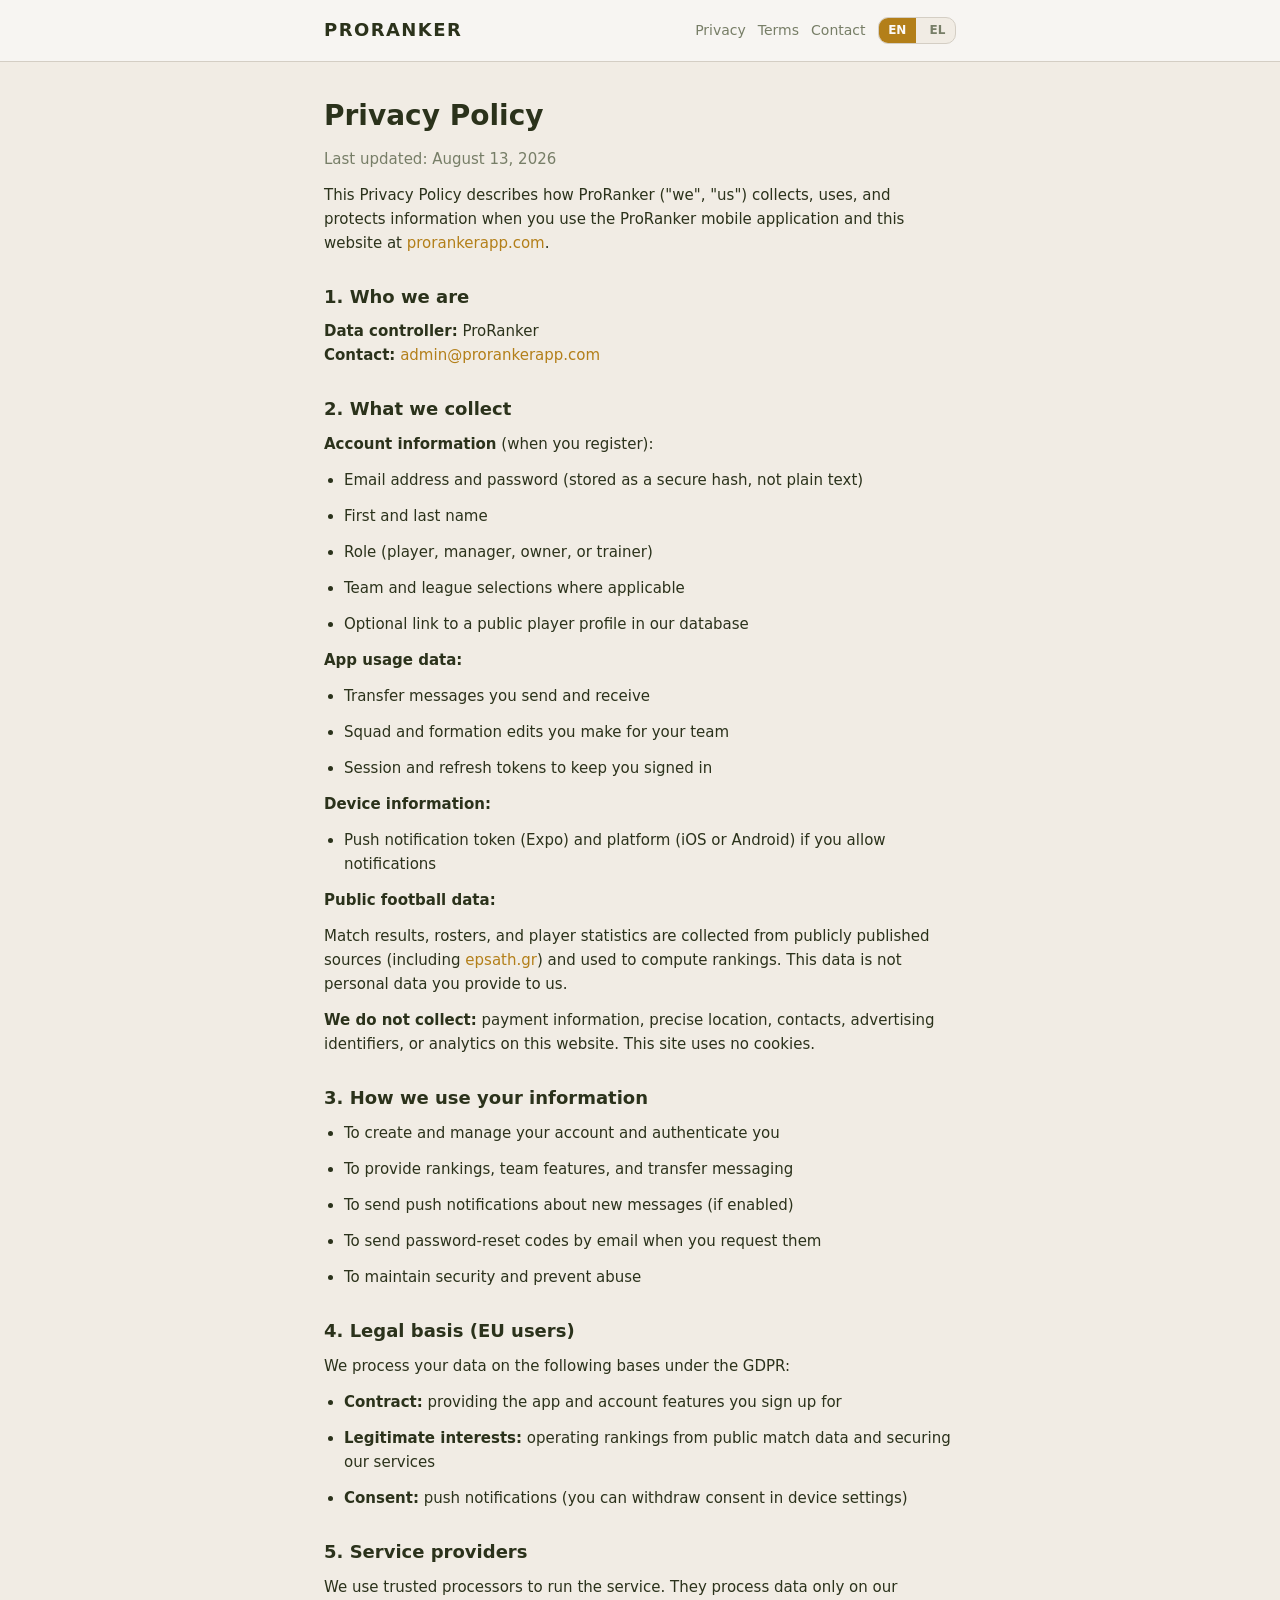
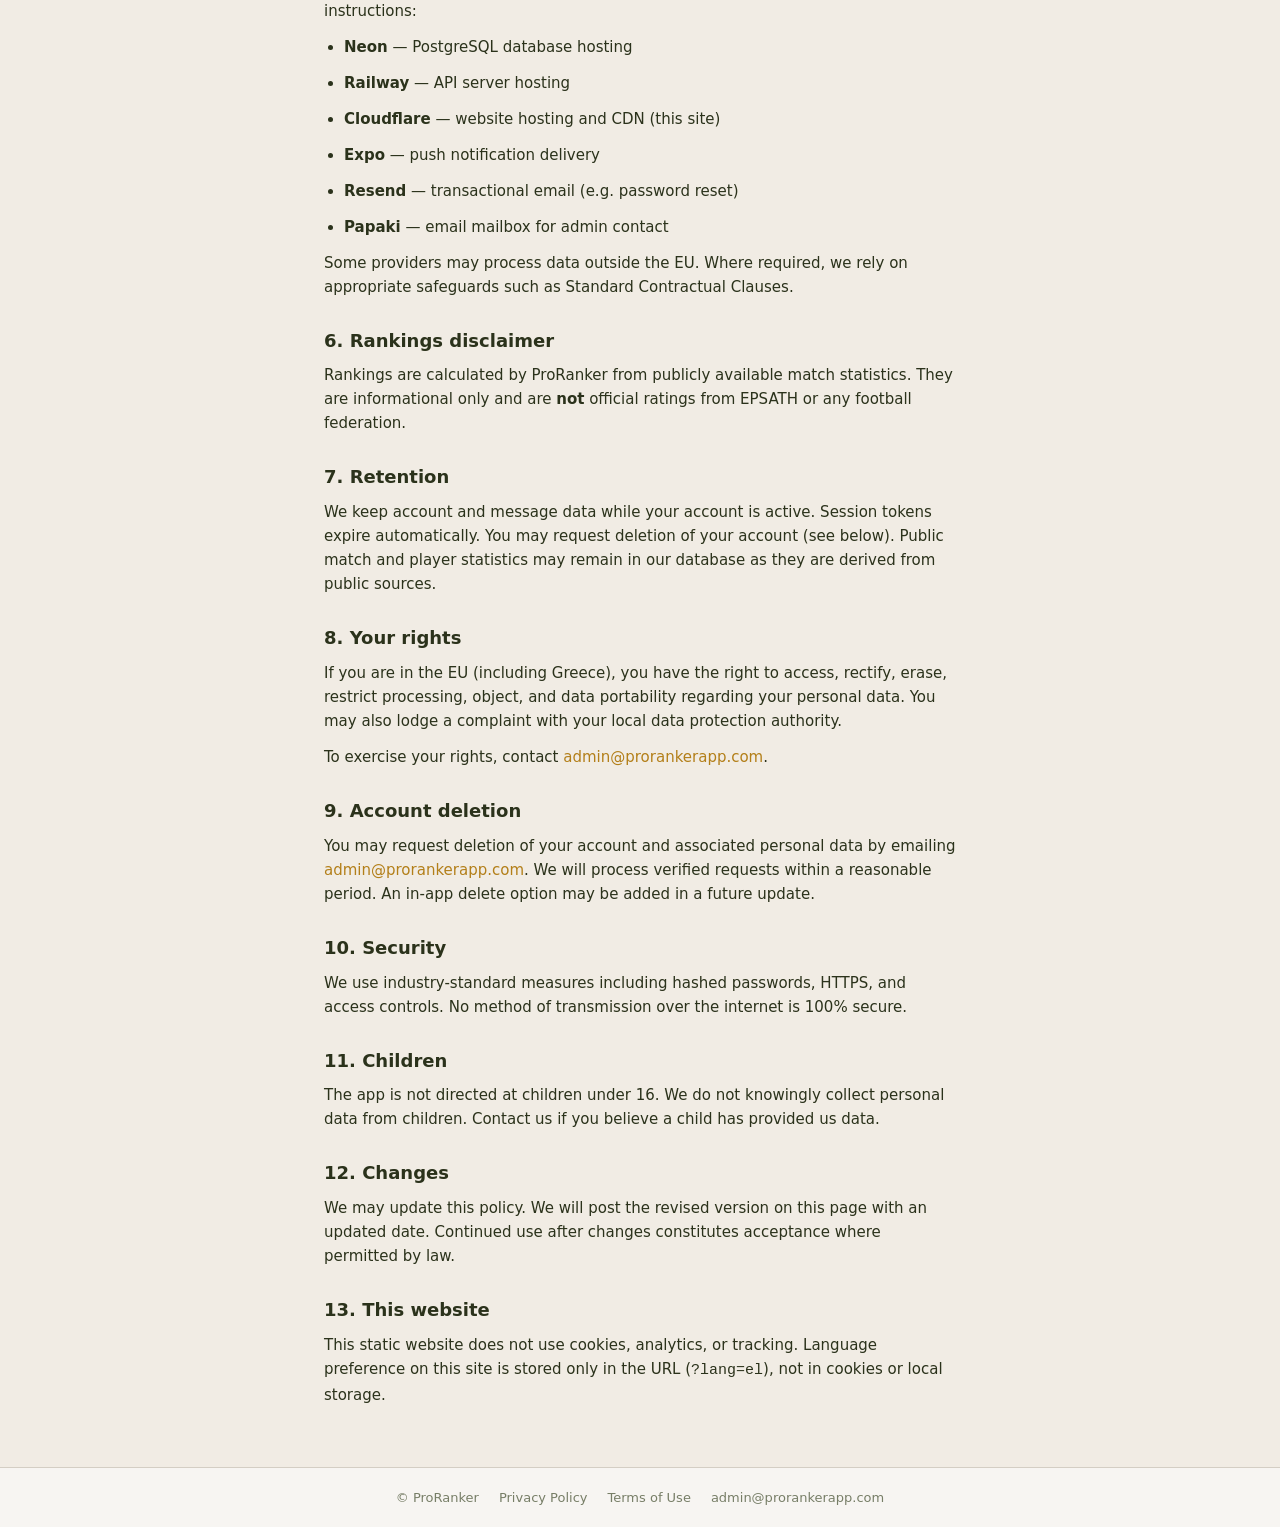
<file: privacy.html>
<!DOCTYPE html>
<html lang="en">
  <head>
    <meta charset="utf-8" />
    <meta name="viewport" content="width=device-width, initial-scale=1" />
    <meta name="description" content="ProRanker Privacy Policy" />
    <title>Privacy Policy — ProRanker</title>
    <link rel="stylesheet" href="/assets/styles.css" />
  </head>
  <body>
    <div class="page-wrap">
      <header class="site-header">
        <div class="site-header-inner">
          <a class="wordmark" href="/">PRORANKER</a>
          <nav class="header-nav" aria-label="Site">
            <a href="/privacy">Privacy</a>
            <a href="/terms">Terms</a>
            <a href="mailto:admin@prorankerapp.com">Contact</a>
            <div class="lang-toggle" role="group" aria-label="Language">
              <button type="button" data-lang="en" aria-pressed="false">EN</button>
              <button type="button" data-lang="el" aria-pressed="false">EL</button>
            </div>
          </nav>
        </div>
      </header>

      <main class="legal-page">
        <div lang-block="en">
          <h1>Privacy Policy</h1>
          <p class="legal-meta">Last updated: August 13, 2026</p>

          <p>
            This Privacy Policy describes how ProRanker (&quot;we&quot;, &quot;us&quot;) collects,
            uses, and protects information when you use the ProRanker mobile application and this
            website at <a href="https://prorankerapp.com">prorankerapp.com</a>.
          </p>

          <h2>1. Who we are</h2>
          <p>
            <strong>Data controller:</strong> ProRanker<br />
            <strong>Contact:</strong>
            <a href="mailto:admin@prorankerapp.com">admin@prorankerapp.com</a>
          </p>

          <h2>2. What we collect</h2>
          <p><strong>Account information</strong> (when you register):</p>
          <ul>
            <li>Email address and password (stored as a secure hash, not plain text)</li>
            <li>First and last name</li>
            <li>Role (player, manager, owner, or trainer)</li>
            <li>Team and league selections where applicable</li>
            <li>Optional link to a public player profile in our database</li>
          </ul>
          <p><strong>App usage data:</strong></p>
          <ul>
            <li>Transfer messages you send and receive</li>
            <li>Squad and formation edits you make for your team</li>
            <li>Session and refresh tokens to keep you signed in</li>
          </ul>
          <p><strong>Device information:</strong></p>
          <ul>
            <li>Push notification token (Expo) and platform (iOS or Android) if you allow notifications</li>
          </ul>
          <p><strong>Public football data:</strong></p>
          <p>
            Match results, rosters, and player statistics are collected from publicly published
            sources (including <a href="https://www.epsath.gr" rel="noopener noreferrer">epsath.gr</a>)
            and used to compute rankings. This data is not personal data you provide to us.
          </p>
          <p><strong>We do not collect:</strong> payment information, precise location, contacts,
            advertising identifiers, or analytics on this website. This site uses no cookies.</p>

          <h2>3. How we use your information</h2>
          <ul>
            <li>To create and manage your account and authenticate you</li>
            <li>To provide rankings, team features, and transfer messaging</li>
            <li>To send push notifications about new messages (if enabled)</li>
            <li>To send password-reset codes by email when you request them</li>
            <li>To maintain security and prevent abuse</li>
          </ul>

          <h2>4. Legal basis (EU users)</h2>
          <p>We process your data on the following bases under the GDPR:</p>
          <ul>
            <li><strong>Contract:</strong> providing the app and account features you sign up for</li>
            <li><strong>Legitimate interests:</strong> operating rankings from public match data and securing our services</li>
            <li><strong>Consent:</strong> push notifications (you can withdraw consent in device settings)</li>
          </ul>

          <h2>5. Service providers</h2>
          <p>We use trusted processors to run the service. They process data only on our instructions:</p>
          <ul>
            <li><strong>Neon</strong> — PostgreSQL database hosting</li>
            <li><strong>Railway</strong> — API server hosting</li>
            <li><strong>Cloudflare</strong> — website hosting and CDN (this site)</li>
            <li><strong>Expo</strong> — push notification delivery</li>
            <li><strong>Resend</strong> — transactional email (e.g. password reset)</li>
            <li><strong>Papaki</strong> — email mailbox for admin contact</li>
          </ul>
          <p>
            Some providers may process data outside the EU. Where required, we rely on appropriate
            safeguards such as Standard Contractual Clauses.
          </p>

          <h2>6. Rankings disclaimer</h2>
          <p>
            Rankings are calculated by ProRanker from publicly available match statistics. They are
            informational only and are <strong>not</strong> official ratings from EPSATH or any
            football federation.
          </p>

          <h2>7. Retention</h2>
          <p>
            We keep account and message data while your account is active. Session tokens expire
            automatically. You may request deletion of your account (see below). Public match and
            player statistics may remain in our database as they are derived from public sources.
          </p>

          <h2>8. Your rights</h2>
          <p>
            If you are in the EU (including Greece), you have the right to access, rectify, erase,
            restrict processing, object, and data portability regarding your personal data. You may
            also lodge a complaint with your local data protection authority.
          </p>
          <p>
            To exercise your rights, contact
            <a href="mailto:admin@prorankerapp.com">admin@prorankerapp.com</a>.
          </p>

          <h2>9. Account deletion</h2>
          <p>
            You may request deletion of your account and associated personal data by emailing
            <a href="mailto:admin@prorankerapp.com">admin@prorankerapp.com</a>. We will process
            verified requests within a reasonable period. An in-app delete option may be added in a
            future update.
          </p>

          <h2>10. Security</h2>
          <p>
            We use industry-standard measures including hashed passwords, HTTPS, and access controls.
            No method of transmission over the internet is 100% secure.
          </p>

          <h2>11. Children</h2>
          <p>
            The app is not directed at children under 16. We do not knowingly collect personal data
            from children. Contact us if you believe a child has provided us data.
          </p>

          <h2>12. Changes</h2>
          <p>
            We may update this policy. We will post the revised version on this page with an updated
            date. Continued use after changes constitutes acceptance where permitted by law.
          </p>

          <h2>13. This website</h2>
          <p>
            This static website does not use cookies, analytics, or tracking. Language preference on
            this site is stored only in the URL (<code>?lang=el</code>), not in cookies or local storage.
          </p>
        </div>

        <div lang-block="el">
          <h1>Πολιτική απορρήτου</h1>
          <p class="legal-meta">Τελευταία ενημέρωση: 13 Αυγούστου 2026</p>

          <p>
            Η παρούσα Πολιτική Απορρήτου περιγράφει πώς το ProRanker (&quot;εμείς&quot;) συλλέγει,
            χρησιμοποιεί και προστατεύει πληροφορίες όταν χρησιμοποιείτε την εφαρμογή ProRanker και
            αυτόν τον ιστότοπο στο <a href="https://prorankerapp.com">prorankerapp.com</a>.
          </p>

          <h2>1. Ποιοι είμαστε</h2>
          <p>
            <strong>Υπεύθυνος επεξεργασίας:</strong> ProRanker<br />
            <strong>Επικοινωνία:</strong>
            <a href="mailto:admin@prorankerapp.com">admin@prorankerapp.com</a>
          </p>

          <h2>2. Τι συλλέγουμε</h2>
          <p><strong>Πληροφορίες λογαριασμού</strong> (κατά την εγγραφή):</p>
          <ul>
            <li>Email και κωδικός πρόσβασης (αποθηκευμένος ως ασφαλές hash)</li>
            <li>Όνομα και επώνυμο</li>
            <li>Ρόλος (παίκτης, προπονητής, πρόεδρος ή προπονητής τεχνικός)</li>
            <li>Επιλογές ομάδας και πρωταθλήματος όπου ισχύει</li>
            <li>Προαιρετική σύνδεση με δημόσιο προφίλ παίκτη στη βάση μας</li>
          </ul>
          <p><strong>Δεδομένα χρήσης εφαρμογής:</strong></p>
          <ul>
            <li>Μηνύματα μεταγραφών που στέλνετε και λαμβάνετε</li>
            <li>Αλλαγές ρόστερ και τακτικής για την ομάδα σας</li>
            <li>Tokens συνεδρίας για τη διατήρηση της σύνδεσης</li>
          </ul>
          <p><strong>Πληροφορίες συσκευής:</strong></p>
          <ul>
            <li>Token push ειδοποιήσεων (Expo) και πλατφόρμα (iOS ή Android) αν επιτρέπετε ειδοποιήσεις</li>
          </ul>
          <p><strong>Δημόσια ποδοσφαιρικά δεδομένα:</strong></p>
          <p>
            Αποτελέσματα, ρόστερ και στατιστικά συλλέγονται από δημόσια δημοσιευμένες πηγές
            (συμπεριλαμβανομένου του
            <a href="https://www.epsath.gr" rel="noopener noreferrer">epsath.gr</a>) και
            χρησιμοποιούνται για την κατάταξη. Δεν είναι προσωπικά δεδομένα που μας παρέχετε.
          </p>
          <p>
            <strong>Δεν συλλέγουμε:</strong> πληρωμές, ακριβή τοποθεσία, επαφές, διαφημιστικά
            αναγνωριστικά ή analytics σε αυτόν τον ιστότοπο. Ο ιστότοπος δεν χρησιμοποιεί cookies.
          </p>

          <h2>3. Πώς χρησιμοποιούμε τα δεδομένα</h2>
          <ul>
            <li>Δημιουργία και διαχείριση λογαριασμού και ελέγχος ταυτότητας</li>
            <li>Παροχή κατάταξης, λειτουργιών ομάδας και μηνυμάτων μεταγραφών</li>
            <li>Push ειδοποιήσεις για νέα μηνύματα (αν είναι ενεργές)</li>
            <li>Αποστολή κωδικών επαναφοράς κωδικού μέσω email</li>
            <li>Ασφάλεια και πρόληψη κατάχρησης</li>
          </ul>

          <h2>4. Νομική βάση (χρήστες ΕΕ)</h2>
          <p>Επεξεργαζόμαστε δεδομένα βάσει GDPR:</p>
          <ul>
            <li><strong>Συμβατική ανάγκη:</strong> παροχή της εφαρμογής και του λογαριασμού</li>
            <li><strong>Έννομο συμφέρον:</strong> κατάταξη από δημόσια δεδομένα και ασφάλεια</li>
            <li><strong>Συναίνεση:</strong> push ειδοποιήσεις (ανακαλείται από τις ρυθμίσεις συσκευής)</li>
          </ul>

          <h2>5. Πάροχοι υπηρεσιών</h2>
          <p>Χρησιμοποιούμε επεξεργαστές μόνο κατ&apos; εντολή μας:</p>
          <ul>
            <li><strong>Neon</strong> — φιλοξενία PostgreSQL</li>
            <li><strong>Railway</strong> — φιλοξενία API</li>
            <li><strong>Cloudflare</strong> — φιλοξενία ιστότοπου και CDN</li>
            <li><strong>Expo</strong> — παράδοση push ειδοποιήσεων</li>
            <li><strong>Resend</strong> — transactional email</li>
            <li><strong>Papaki</strong> — email διαχείρισης</li>
          </ul>
          <p>
            Ορισμένοι πάροχοι μπορεί να επεξεργάζονται δεδομένα εκτός ΕΕ. Χρησιμοποιούμε κατάλληλα
            μέσα όπου απαιτείται (π.χ. SCC).
          </p>

          <h2>6. Κατάταξη</h2>
          <p>
            Η κατάταξη υπολογίζεται από το ProRanker από δημόσια στατιστικά. Είναι ενημερωτική και
            <strong>όχι</strong> επίσημη από την EPSATH ή οποιαδήποτε ομοσπονδία.
          </p>

          <h2>7. Διάρκεια αποθήκευσης</h2>
          <p>
            Διατηρούμε δεδομένα λογαριασμού και μηνυμάτων ενώ ο λογαριασμός είναι ενεργός. Tokens
            λήγουν αυτόματα. Μπορείτε να ζητήσετε διαγραφή (βλ. παρακάτω). Δημόσια στατιστικά
            αγώνων μπορεί να παραμείνουν στη βάση.
          </p>

          <h2>8. Τα δικαιώματά σας</h2>
          <p>
            Στην ΕΕ (συμπεριλαμβανομένης της Ελλάδας) έχετε δικαίωμα πρόσβασης, διόρθωσης,
            διαγραφής, περιορισμού, αντικατάστασης και καταγγελίας στην αρχή προστασίας δεδομένων.
          </p>
          <p>
            Επικοινωνήστε:
            <a href="mailto:admin@prorankerapp.com">admin@prorankerapp.com</a>
          </p>

          <h2>9. Διαγραφή λογαριασμού</h2>
          <p>
            Ζητήστε διαγραφή λογαριασμού και προσωπικών δεδομένων στο
            <a href="mailto:admin@prorankerapp.com">admin@prorankerapp.com</a>. Θα επεξεργαστούμε
            επαληθευμένες αιτήσεις εντός λογικού χρονικού διαστήματος. Επιλογή διαγραφής μέσα
            εφαρμογής μπορεί να προστεθεί σε μελλοντική έκδοση.
          </p>

          <h2>10. Ασφάλεια</h2>
          <p>
            Χρησιμοποιούμε hash κωδικών, HTTPS και ελέγχους πρόσβασης. Καμία μέθοδος μετάδοσης
            είναι 100% ασφαλής.
          </p>

          <h2>11. Παιδιά</h2>
          <p>
            Η εφαρμογή δεν απευθύνεται σε παιδιά κάτω των 16. Δεν συλλέγουμε εν γνώσει δεδομένα
            παιδιών.
          </p>

          <h2>12. Αλλαγές</h2>
          <p>
            Μπορούμε να ενημερώσουμε την πολιτική. Η ανανεωμένη έκδοση θα δημοσιεύεται εδώ με νέα
            ημερομηνία.
          </p>

          <h2>13. Αυτός ο ιστότοπος</h2>
          <p>
            Ο στατικός ιστότοπος δεν χρησιμοποιεί cookies, analytics ή παρακολούθηση. Η γλώσσα
            αποθηκεύεται μόνο στο URL (<code>?lang=el</code>), όχι σε cookies ή local storage.
          </p>
        </div>
      </main>

      <footer class="site-footer">
        <div class="site-footer-inner">
          <span lang-block="en">&copy; ProRanker</span>
          <span lang-block="el">&copy; ProRanker</span>
          <a href="/privacy" lang-block="en">Privacy Policy</a>
          <a href="/privacy" lang-block="el">Πολιτική απορρήτου</a>
          <a href="/terms" lang-block="en">Terms of Use</a>
          <a href="/terms" lang-block="el">Όροι χρήσης</a>
          <a href="mailto:admin@prorankerapp.com">admin@prorankerapp.com</a>
        </div>
      </footer>
    </div>
    <script src="/assets/lang.js"></script>
  </body>
</html>
</file>
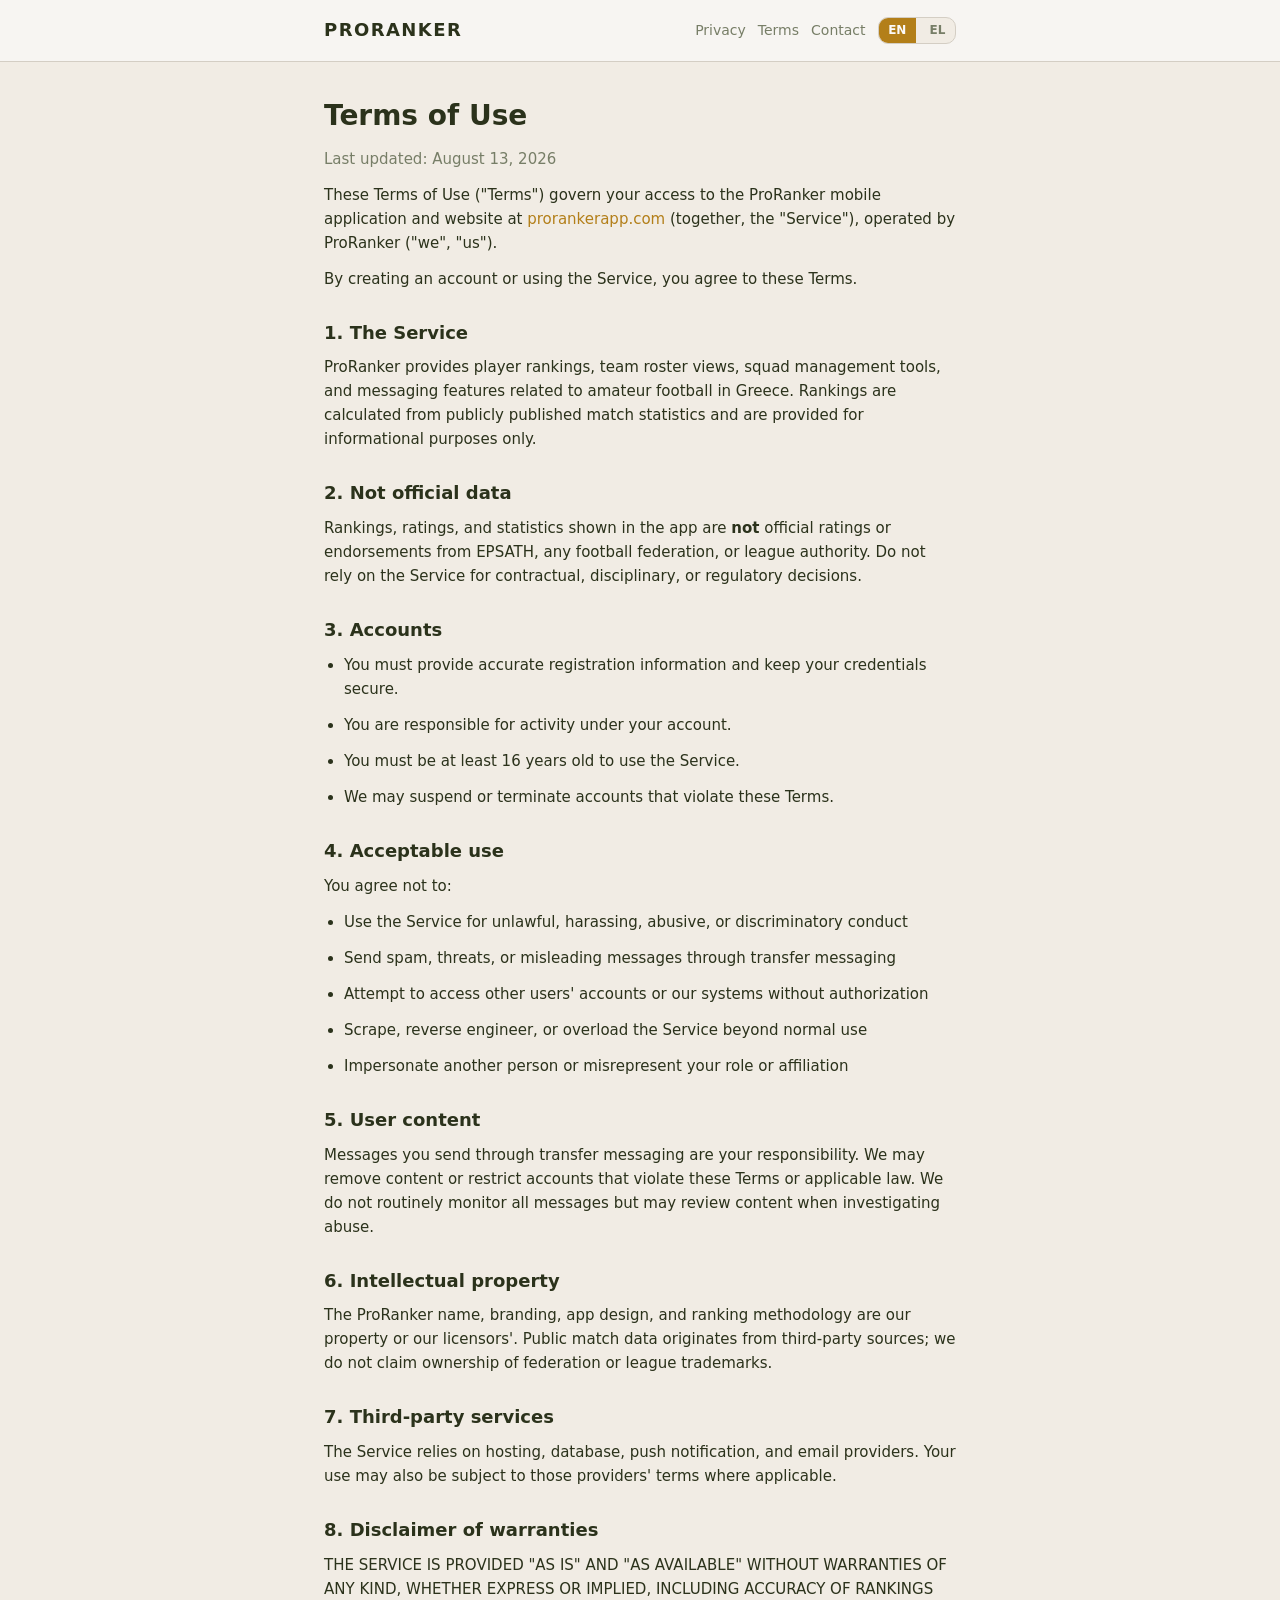
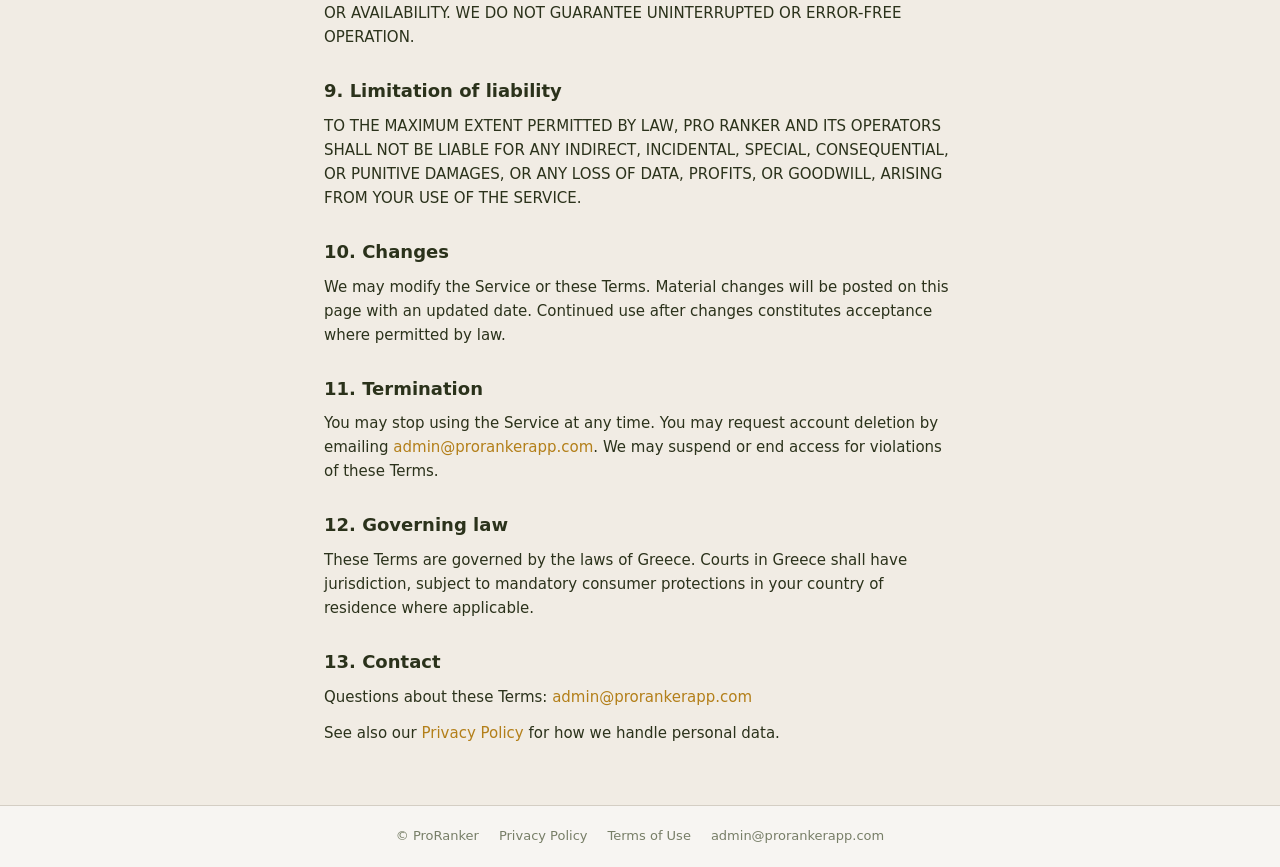
<file: terms.html>
<!DOCTYPE html>
<html lang="en">
  <head>
    <meta charset="utf-8" />
    <meta name="viewport" content="width=device-width, initial-scale=1" />
    <meta name="description" content="ProRanker Terms of Use" />
    <title>Terms of Use — ProRanker</title>
    <link rel="stylesheet" href="/assets/styles.css" />
  </head>
  <body>
    <div class="page-wrap">
      <header class="site-header">
        <div class="site-header-inner">
          <a class="wordmark" href="/">PRORANKER</a>
          <nav class="header-nav" aria-label="Site">
            <a href="/privacy">Privacy</a>
            <a href="/terms">Terms</a>
            <a href="mailto:admin@prorankerapp.com">Contact</a>
            <div class="lang-toggle" role="group" aria-label="Language">
              <button type="button" data-lang="en" aria-pressed="false">EN</button>
              <button type="button" data-lang="el" aria-pressed="false">EL</button>
            </div>
          </nav>
        </div>
      </header>

      <main class="legal-page">
        <div lang-block="en">
          <h1>Terms of Use</h1>
          <p class="legal-meta">Last updated: August 13, 2026</p>

          <p>
            These Terms of Use (&quot;Terms&quot;) govern your access to the ProRanker mobile
            application and website at <a href="https://prorankerapp.com">prorankerapp.com</a>
            (together, the &quot;Service&quot;), operated by ProRanker (&quot;we&quot;, &quot;us&quot;).
          </p>
          <p>By creating an account or using the Service, you agree to these Terms.</p>

          <h2>1. The Service</h2>
          <p>
            ProRanker provides player rankings, team roster views, squad management tools, and
            messaging features related to amateur football in Greece. Rankings are calculated from
            publicly published match statistics and are provided for informational purposes only.
          </p>

          <h2>2. Not official data</h2>
          <p>
            Rankings, ratings, and statistics shown in the app are <strong>not</strong> official
            ratings or endorsements from EPSATH, any football federation, or league authority. Do
            not rely on the Service for contractual, disciplinary, or regulatory decisions.
          </p>

          <h2>3. Accounts</h2>
          <ul>
            <li>You must provide accurate registration information and keep your credentials secure.</li>
            <li>You are responsible for activity under your account.</li>
            <li>You must be at least 16 years old to use the Service.</li>
            <li>We may suspend or terminate accounts that violate these Terms.</li>
          </ul>

          <h2>4. Acceptable use</h2>
          <p>You agree not to:</p>
          <ul>
            <li>Use the Service for unlawful, harassing, abusive, or discriminatory conduct</li>
            <li>Send spam, threats, or misleading messages through transfer messaging</li>
            <li>Attempt to access other users&apos; accounts or our systems without authorization</li>
            <li>Scrape, reverse engineer, or overload the Service beyond normal use</li>
            <li>Impersonate another person or misrepresent your role or affiliation</li>
          </ul>

          <h2>5. User content</h2>
          <p>
            Messages you send through transfer messaging are your responsibility. We may remove
            content or restrict accounts that violate these Terms or applicable law. We do not
            routinely monitor all messages but may review content when investigating abuse.
          </p>

          <h2>6. Intellectual property</h2>
          <p>
            The ProRanker name, branding, app design, and ranking methodology are our property or
            our licensors&apos;. Public match data originates from third-party sources; we do not
            claim ownership of federation or league trademarks.
          </p>

          <h2>7. Third-party services</h2>
          <p>
            The Service relies on hosting, database, push notification, and email providers. Your
            use may also be subject to those providers&apos; terms where applicable.
          </p>

          <h2>8. Disclaimer of warranties</h2>
          <p>
            THE SERVICE IS PROVIDED &quot;AS IS&quot; AND &quot;AS AVAILABLE&quot; WITHOUT WARRANTIES
            OF ANY KIND, WHETHER EXPRESS OR IMPLIED, INCLUDING ACCURACY OF RANKINGS OR
            AVAILABILITY. WE DO NOT GUARANTEE UNINTERRUPTED OR ERROR-FREE OPERATION.
          </p>

          <h2>9. Limitation of liability</h2>
          <p>
            TO THE MAXIMUM EXTENT PERMITTED BY LAW, PRO RANKER AND ITS OPERATORS SHALL NOT BE LIABLE
            FOR ANY INDIRECT, INCIDENTAL, SPECIAL, CONSEQUENTIAL, OR PUNITIVE DAMAGES, OR ANY LOSS OF
            DATA, PROFITS, OR GOODWILL, ARISING FROM YOUR USE OF THE SERVICE.
          </p>

          <h2>10. Changes</h2>
          <p>
            We may modify the Service or these Terms. Material changes will be posted on this page
            with an updated date. Continued use after changes constitutes acceptance where permitted
            by law.
          </p>

          <h2>11. Termination</h2>
          <p>
            You may stop using the Service at any time. You may request account deletion by emailing
            <a href="mailto:admin@prorankerapp.com">admin@prorankerapp.com</a>. We may suspend or
            end access for violations of these Terms.
          </p>

          <h2>12. Governing law</h2>
          <p>
            These Terms are governed by the laws of Greece. Courts in Greece shall have jurisdiction,
            subject to mandatory consumer protections in your country of residence where applicable.
          </p>

          <h2>13. Contact</h2>
          <p>
            Questions about these Terms:
            <a href="mailto:admin@prorankerapp.com">admin@prorankerapp.com</a>
          </p>
          <p>
            See also our <a href="/privacy">Privacy Policy</a> for how we handle personal data.
          </p>
        </div>

        <div lang-block="el">
          <h1>Όροι χρήσης</h1>
          <p class="legal-meta">Τελευταία ενημέρωση: 13 Αυγούστου 2026</p>

          <p>
            Οι παρόντες Όροι Χρήσης (&quot;Όροι&quot;) διέπουν την πρόσβαση στην εφαρμογή ProRanker
            και τον ιστότοπο <a href="https://prorankerapp.com">prorankerapp.com</a> (μαζί, η
            &quot;Υπηρεσία&quot;), που λειτουργεί το ProRanker (&quot;εμείς&quot;).
          </p>
          <p>Με τη δημιουργία λογαριασμού ή τη χρήση της Υπηρεσίας, αποδέχεστε τους Όρους.</p>

          <h2>1. Η Υπηρεσία</h2>
          <p>
            Το ProRanker παρέχει κατάταξη παικτών, ρόστερ ομάδων, διαχείριση ενδεκάδας και μηνύματα
            σχετικά με το ερασιτεχνικό ποδόσφαιρο στην Ελλάδα. Η κατάταξη υπολογίζεται από δημόσια
            στατιστικά αγώνων και παρέχεται μόνο για ενημέρωση.
          </p>

          <h2>2. Μη επίσημα δεδομένα</h2>
          <p>
            Κατάταξη, βαθμολογίες και στατιστικά <strong>δεν</strong> είναι επίσημες από την EPSATH,
            ομοσπονδία ή πρωτάθλημα. Μη βασίζεστε στην Υπηρεσία για συμβατικές, πειθαρχικές ή
            ρυθμιστικές αποφάσεις.
          </p>

          <h2>3. Λογαριασμοί</h2>
          <ul>
            <li>Παρέχετε ακριβές στοιχεία εγγραφής και προστατεύετε τα διαπιστευτικά σας.</li>
            <li>Είστε υπεύθυνοι για τη δραστηριότητα στον λογαριασμό σας.</li>
            <li>Πρέπει να είστε τουλάχιστον 16 ετών.</li>
            <li>Μπορούμε να αναστείλουμε ή να τερματίσουμε λογαριασμούς που παραβιάζουν τους Όρους.</li>
          </ul>

          <h2>4. Αποδεκτή χρήση</h2>
          <p>Συμφωνείτε να μην:</p>
          <ul>
            <li>Χρησιμοποιείτε την Υπηρεσία για παράνομη, επιθετική ή παραπλανητική συμπεριφορά</li>
            <li>Στέλνετε spam, απειλές ή παραπλανητικά μηνύματα μέσω μεταγραφών</li>
            <li>Προσπαθείτε να αποκτήσετε πρόσβαση σε λογαριασμούς ή συστήματα χωρίς άδεια</li>
            <li>Κάνετε scraping, reverse engineering ή υπερβολική χρήση πέρα από το φυσιολογικό</li>
            <li>Υποδύεστε άλλο πρόσωπο ή ψευδώς δηλώνετε ρόλο ή ιδιότητα</li>
          </ul>

          <h2>5. Περιεχόμενο χρήστη</h2>
          <p>
            Τα μηνύματα μεταγραφών είναι δική σας ευθύνη. Μπορούμε να αφαιρέσουμε περιεχόμενο ή να
            περιορίσουμε λογαριασμούς για παραβίαση. Δεν ελέγχουμε ρουτινικά όλα τα μηνύματα αλλά
            μπορούμε να εξετάσουμε περιεχόμενο κατά την διερεύνηση κατάχρησης.
          </p>

          <h2>6. Δικαιώματα πνευματικής ιδιοκτησίας</h2>
          <p>
            Το όνομα ProRanker, η εμφάνιση και η μεθοδολογία κατάταξης ανήκουν σε εμάς ή σε
            δικαιοπάροχους. Δημόσια δεδομένα αγώνων προέρχονται από τρίτες πηγές· δεν διεκδικούμε
            σήματα ομοσπονδιών ή πρωταθλημάτων.
          </p>

          <h2>7. Τρίτοι πάροχοι</h2>
          <p>
            Η Υπηρεσία βασίζεται σε φιλοξενία, βάση δεδομένων, push και email. Η χρήση σας μπορεί
            να υπόκειται και στους όρους αυτών των παρόχων όπου ισχύει.
          </p>

          <h2>8. Αποποίηση εγγυήσεων</h2>
          <p>
            Η ΥΠΗΡΕΣΙΑ ΠΑΡΕΧΕΤΑΙ &quot;ΩΣ ΕΧΕΙ&quot; ΚΑΙ &quot;ΩΣ ΔΙΑΘΕΣΙΜΗ&quot; ΧΩΡΙΣ ΕΓΓΥΗΣΕΙΣ,
            ΣΥΜΠΕΡΙΛΑΜΒΑΝΟΜΕΝΗΣ ΑΚΡΙΒΕΙΑΣ ΚΑΤΑΤΑΞΗΣ Ή ΔΙΑΡΚΕΙΑΣ ΛΕΙΤΟΥΡΓΙΑΣ.
          </p>

          <h2>9. Περιορισμός ευθύνης</h2>
          <p>
            ΣΤΟ ΜΕΓΙΣΤΟ ΕΠΙΤΡΕΠΤΟ ΝΟΜΙΚΑ, ΤΟ PRO RANKER ΔΕΝ ΦΕΡΕΙ ΕΥΘΥΝΗ ΓΙΑ ΆΜΕΣΑ Ή ΕΠΟΜΕΝΑ ΖΗΤΗΜΑΤΑ,
            ΑΠΩΛΕΙΑ ΔΕΔΟΜΕΝΩΝ, ΚΕΡΔΩΝ Ή ΦΗΜΗΣ ΑΠΟ ΤΗ ΧΡΗΣΗ ΤΗΣ ΥΠΗΡΕΣΙΑΣ.
          </p>

          <h2>10. Αλλαγές</h2>
          <p>
            Μπορούμε να τροποποιήσουμε την Υπηρεσία ή τους Όρους. Σημαντικές αλλαγές θα
            δημοσιεύονται εδώ με νέα ημερομηνία.
          </p>

          <h2>11. Τερματισμός</h2>
          <p>
            Μπορείτε να διακόψετε τη χρήση ανά πάσα στιγμή. Ζητήστε διαγραφή λογαριασμού στο
            <a href="mailto:admin@prorankerapp.com">admin@prorankerapp.com</a>. Μπορούμε να
            αναστείλουμε πρόσβαση για παραβίαση των Όρων.
          </p>

          <h2>12. Εφαρμοστέο δίκαιο</h2>
          <p>
            Οι Όροι διέπονται από το δίκαιο της Ελλάδας. Τα δικαστήρια της Ελλάδας έχουν
            δικαιοδοσία, με τήρηση υποχρεωτικών δικαιωμάτων καταναλωτή όπου ισχύουν.
          </p>

          <h2>13. Επικοινωνία</h2>
          <p>
            Ερωτήσεις:
            <a href="mailto:admin@prorankerapp.com">admin@prorankerapp.com</a>
          </p>
          <p>
            Δείτε επίσης την <a href="/privacy">Πολιτική απορρήτου</a>.
          </p>
        </div>
      </main>

      <footer class="site-footer">
        <div class="site-footer-inner">
          <span lang-block="en">&copy; ProRanker</span>
          <span lang-block="el">&copy; ProRanker</span>
          <a href="/privacy" lang-block="en">Privacy Policy</a>
          <a href="/privacy" lang-block="el">Πολιτική απορρήτου</a>
          <a href="/terms" lang-block="en">Terms of Use</a>
          <a href="/terms" lang-block="el">Όροι χρήσης</a>
          <a href="mailto:admin@prorankerapp.com">admin@prorankerapp.com</a>
        </div>
      </footer>
    </div>
    <script src="/assets/lang.js"></script>
  </body>
</html>
</file>
<file: assets/styles.css>
/* ProRanker — tokens from fredric/lib/theme.ts / global.css */

:root {
  --background: hsl(38 33% 92%);
  --foreground: hsl(78 30% 15%);
  --card: hsl(38 25% 96%);
  --card-foreground: hsl(78 30% 15%);
  --primary: hsl(40 75% 40%);
  --primary-foreground: hsl(40 20% 98%);
  --secondary: hsl(38 20% 87%);
  --secondary-foreground: hsl(78 30% 15%);
  --muted: hsl(38 15% 82%);
  --muted-foreground: hsl(78 10% 45%);
  --accent: hsl(35 35% 24%);
  --accent-foreground: hsl(38 40% 96%);
  --border: hsl(38 15% 80%);
  --radius: 0.625rem;
  --max-width: 42rem;
  --font-sans: system-ui, -apple-system, BlinkMacSystemFont, 'Segoe UI', Roboto, sans-serif;
}

@media (prefers-color-scheme: dark) {
  :root {
    --background: hsl(0 0% 5%);
    --foreground: hsl(0 0% 98%);
    --card: hsl(0 0% 10%);
    --card-foreground: hsl(0 0% 98%);
    --primary: hsl(40 90% 50%);
    --primary-foreground: hsl(0 0% 5%);
    --secondary: hsl(0 0% 12%);
    --secondary-foreground: hsl(0 0% 98%);
    --muted: hsl(0 0% 15%);
    --muted-foreground: hsl(0 0% 64%);
    --accent: hsl(35 40% 22%);
    --accent-foreground: hsl(0 0% 98%);
    --border: hsl(0 0% 18%);
  }
}

*,
*::before,
*::after {
  box-sizing: border-box;
}

html {
  font-size: 16px;
  -webkit-text-size-adjust: 100%;
}

body {
  margin: 0;
  min-height: 100vh;
  font-family: var(--font-sans);
  background: var(--background);
  color: var(--foreground);
  line-height: 1.6;
}

a {
  color: var(--primary);
  text-decoration: none;
}

a:hover {
  text-decoration: underline;
}

.site-header {
  border-bottom: 1px solid var(--border);
  background: var(--card);
}

.site-header-inner {
  max-width: var(--max-width);
  margin: 0 auto;
  padding: 1rem 1.25rem;
  display: flex;
  align-items: center;
  justify-content: space-between;
  gap: 1rem;
}

.wordmark {
  font-size: 1.125rem;
  font-weight: 700;
  letter-spacing: 0.08em;
  color: var(--foreground);
  text-decoration: none;
}

.wordmark:hover {
  text-decoration: none;
}

.header-nav {
  display: flex;
  align-items: center;
  gap: 0.75rem;
  flex-wrap: wrap;
}

.header-nav a {
  font-size: 0.875rem;
  color: var(--muted-foreground);
}

.header-nav a:hover {
  color: var(--foreground);
}

.lang-toggle {
  display: flex;
  gap: 0.25rem;
  border: 1px solid var(--border);
  border-radius: var(--radius);
  overflow: hidden;
  background: var(--background);
}

.lang-toggle button {
  font-family: inherit;
  font-size: 0.75rem;
  font-weight: 600;
  padding: 0.35rem 0.6rem;
  border: none;
  background: transparent;
  color: var(--muted-foreground);
  cursor: pointer;
}

.lang-toggle button:hover {
  color: var(--foreground);
}

.lang-toggle button.active {
  background: var(--primary);
  color: var(--primary-foreground);
}

main {
  width: 100%;
  max-width: var(--max-width);
  margin: 0 auto;
  padding: 2rem 1.25rem 3rem;
}

.hero {
  text-align: center;
  padding: 2rem 0 2.5rem;
}

.hero h1 {
  font-size: 2.5rem;
  font-weight: 700;
  letter-spacing: 0.1em;
  margin: 0 0 1rem;
  line-height: 1.2;
}

.hero .tagline {
  font-size: 1.125rem;
  color: var(--muted-foreground);
  margin: 0 0 1.5rem;
  max-width: 28rem;
  margin-left: auto;
  margin-right: auto;
}

.badge-coming {
  display: inline-block;
  font-size: 0.8125rem;
  font-weight: 500;
  padding: 0.5rem 1rem;
  border-radius: var(--radius);
  border: 1px solid var(--border);
  background: var(--secondary);
  color: var(--secondary-foreground);
}

.features {
  display: grid;
  gap: 1rem;
  margin-top: 2.5rem;
}

.feature-card {
  padding: 1.25rem;
  border-radius: var(--radius);
  border: 1px solid var(--border);
  background: var(--card);
}

.feature-card h2 {
  font-size: 1rem;
  font-weight: 600;
  margin: 0 0 0.35rem;
}

.feature-card p {
  font-size: 0.9375rem;
  color: var(--muted-foreground);
  margin: 0;
}

.legal-page h1 {
  font-size: 1.75rem;
  font-weight: 700;
  margin: 0 0 0.5rem;
}

.legal-meta {
  font-size: 0.875rem;
  color: var(--muted-foreground);
  margin-bottom: 2rem;
}

.legal-page h2 {
  font-size: 1.125rem;
  font-weight: 600;
  margin: 1.75rem 0 0.5rem;
}

.legal-page h3 {
  font-size: 1rem;
  font-weight: 600;
  margin: 1.25rem 0 0.4rem;
}

.legal-page p,
.legal-page li,
.legal-page td,
.legal-page th {
  font-size: 0.9375rem;
  margin: 0 0 0.75rem;
}

.legal-page td,
.legal-page th {
  margin: 0;
}

.legal-page ul {
  margin: 0 0 0.75rem;
  padding-left: 1.25rem;
}

.legal-table-wrap {
  max-width: 100%;
  overflow-x: auto;
  -webkit-overflow-scrolling: touch;
  margin: 0 0 1rem;
}

.legal-page table {
  width: 100%;
  min-width: 36rem;
  border-collapse: collapse;
  margin: 0;
}

.legal-page th,
.legal-page td {
  border: 1px solid var(--border);
  padding: 0.5rem 0.6rem;
  vertical-align: top;
  text-align: left;
}

.legal-page th {
  font-weight: 600;
  background: var(--card);
}

.legal-page a {
  font-weight: 500;
}

/* Language blocks — toggled by lang.js */
[lang-block] {
  display: none;
}

[lang-block].lang-visible {
  display: block;
}

.site-footer-inner [lang-block].lang-visible {
  display: inline;
}

.site-footer {
  border-top: 1px solid var(--border);
  background: var(--card);
  margin-top: auto;
}

.site-footer-inner {
  max-width: var(--max-width);
  margin: 0 auto;
  padding: 1.25rem;
  font-size: 0.8125rem;
  color: var(--muted-foreground);
  display: flex;
  flex-wrap: wrap;
  gap: 0.5rem 1.25rem;
  align-items: center;
  justify-content: center;
}

.site-footer a {
  color: var(--muted-foreground);
}

.site-footer a:hover {
  color: var(--foreground);
}

.page-wrap {
  display: flex;
  flex-direction: column;
  min-height: 100vh;
}

/* Flex items default to min-width: auto, so a wide table stretches the page. */
.page-wrap > * {
  min-width: 0;
}

/* In-app WebView (?embed=1): drop redundant nav/footer, keep lang toggle clear of the native close button. */
html.embed .site-header-inner {
  padding: 0.75rem 4.5rem 0.75rem 1.25rem;
}

html.embed .header-nav > a {
  display: none;
}

html.embed .wordmark {
  pointer-events: none;
}

html.embed .site-footer {
  display: none;
}

html.embed main.legal-page {
  padding-top: 1.25rem;
}
</file>
